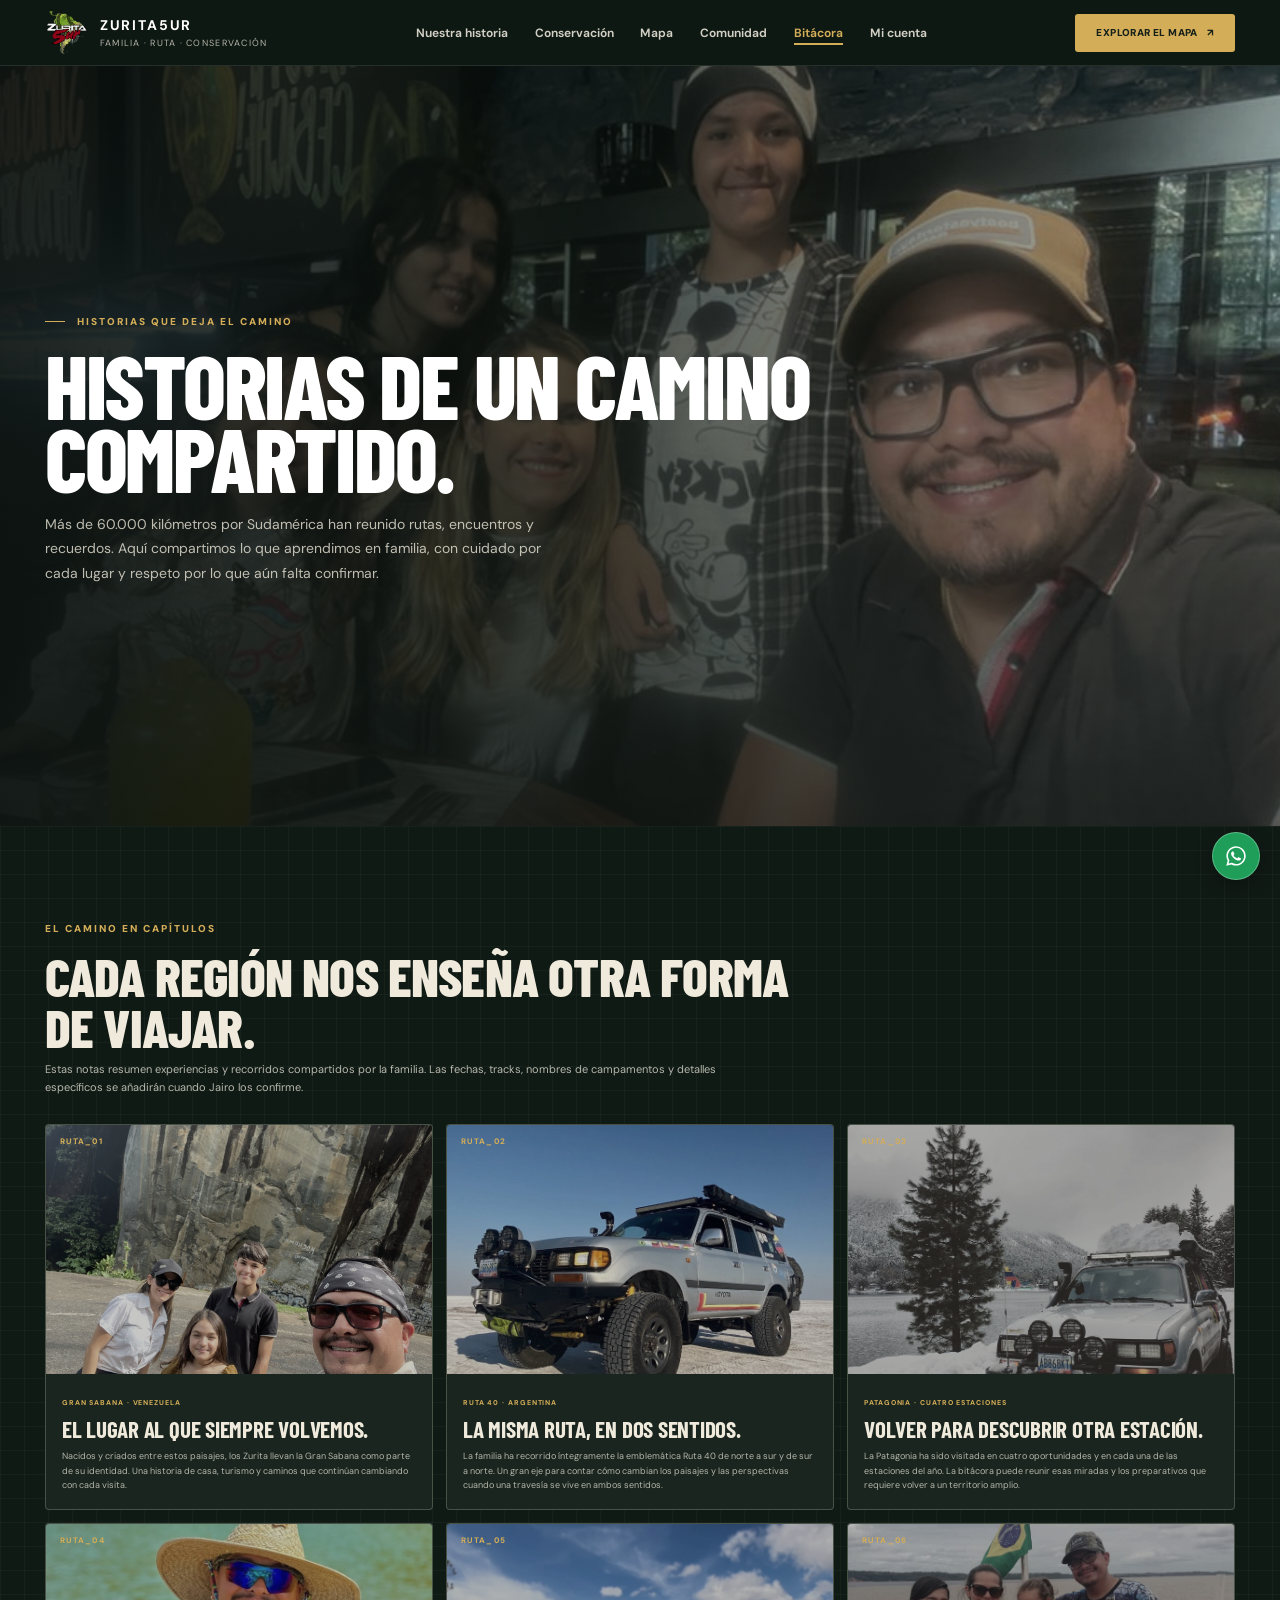
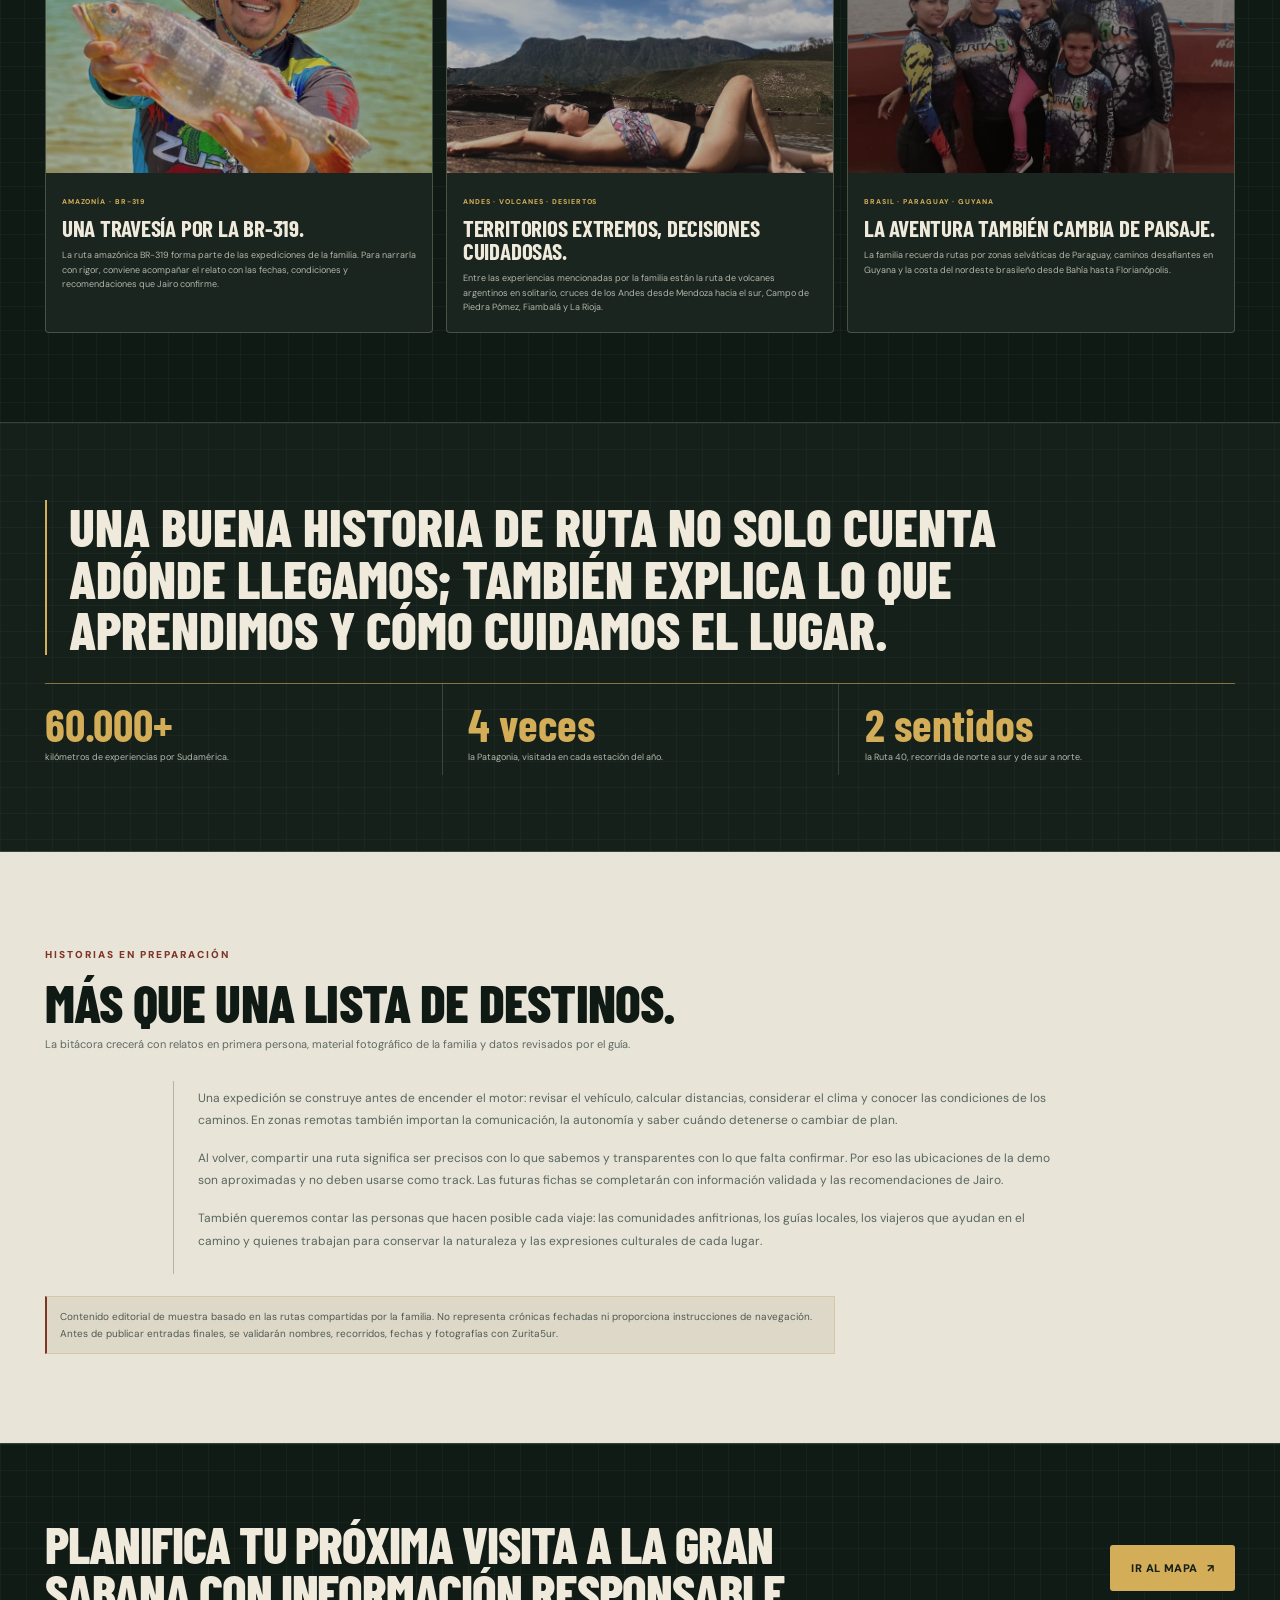
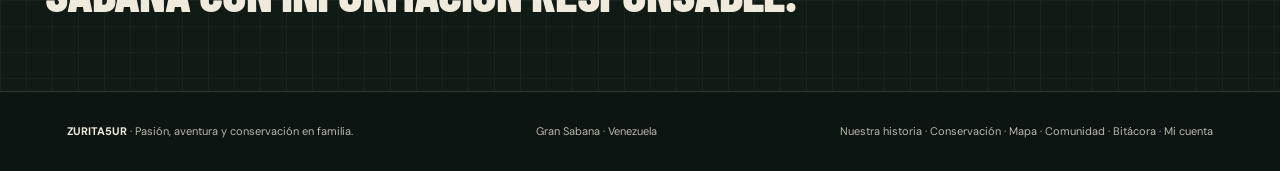
<file: bitacora.html>
<!doctype html>
<html lang="es">
<head>
  <meta charset="utf-8">
  <meta name="viewport" content="width=device-width, initial-scale=1">
  <meta name="theme-color" content="#111b16">
  <meta name="description" content="Bitácora de viajes, rutas y aprendizajes de la familia Zurita5ur por Sudamérica.">
  <title>Bitácora de ruta · Zurita5ur</title>
  <link rel="icon" href="assets/zurita-logo.png">
  <link rel="preconnect" href="https://fonts.googleapis.com">
  <link rel="preconnect" href="https://fonts.gstatic.com" crossorigin>
  <link href="https://fonts.googleapis.com/css2?family=Barlow+Condensed:wght@500;600;700;800&family=DM+Sans:wght@400;500;600;700;800&display=swap" rel="stylesheet">
  <link rel="stylesheet" href="assets/app.css">
  <link rel="stylesheet" href="assets/bitacora.css">
</head>
<body class="editorial-page journal-page">
  <header class="site-header">
    <nav class="site-nav" aria-label="Navegación principal">
      <a class="site-brand" href="index.html"><img src="assets/zurita-logo.png" alt=""><span><strong>ZURITA5UR</strong><small>Familia · ruta · conservación</small></span></a>
      <div class="site-links" id="siteLinks">
        <a href="historia.html">Nuestra historia</a>
        <a href="conservacion.html">Conservación</a>
        <a href="mapa.html">Mapa</a>
        <a href="comunidad.html">Comunidad</a>
        <a href="bitacora.html" aria-current="page">Bitácora</a>
        <a href="cuenta.html">Mi cuenta</a>
      </div>
      <a class="ui-button" href="mapa.html">Explorar el mapa <span>↗</span></a>
      <button class="nav-menu-button" id="navMenuButton" type="button" aria-label="Abrir menú" aria-controls="siteLinks" aria-expanded="false">☰</button>
    </nav>
  </header>

  <main>
    <section class="editorial-hero">
      <img src="assets/174213393100067151.jpg" alt="La familia Zurita comparte una comida durante el viaje">
      <div class="editorial-hero-content">
        <span class="page-kicker">Historias que deja el camino</span>
        <h1>Historias de un camino compartido.</h1>
        <p>Más de 60.000 kilómetros por Sudamérica han reunido rutas, encuentros y recuerdos. Aquí compartimos lo que aprendimos en familia, con cuidado por cada lugar y respeto por lo que aún falta confirmar.</p>
      </div>
    </section>

    <section class="editorial-section">
      <div class="wrap">
        <div class="editorial-section-head">
          <span class="page-kicker">El camino en capítulos</span>
          <h2>Cada región nos enseña otra forma de viajar.</h2>
          <p>Estas notas resumen experiencias y recorridos compartidos por la familia. Las fechas, tracks, nombres de campamentos y detalles específicos se añadirán cuando Jairo los confirme.</p>
        </div>
        <div class="editorial-grid">
          <article class="editorial-card"><img src="assets/174213426200025926.jpg" alt="La familia recorre un paisaje rocoso durante una excursión"><div class="editorial-card-body"><small>Gran Sabana · Venezuela</small><h3>El lugar al que siempre volvemos.</h3><p>Nacidos y criados entre estos paisajes, los Zurita llevan la Gran Sabana como parte de su identidad. Una historia de casa, turismo y caminos que continúan cambiando con cada visita.</p></div></article>
          <article class="editorial-card"><img src="assets/174213401200029344.jpg" alt="Toyota familiar sobre un terreno seco y abierto"><div class="editorial-card-body"><small>Ruta 40 · Argentina</small><h3>La misma ruta, en dos sentidos.</h3><p>La familia ha recorrido íntegramente la emblemática Ruta 40 de norte a sur y de sur a norte. Un gran eje para contar cómo cambian los paisajes y las perspectivas cuando una travesía se vive en ambos sentidos.</p></div></article>
          <article class="editorial-card"><img src="assets/174213393400093654.jpg" alt="El vehículo familiar en un paisaje nevado"><div class="editorial-card-body"><small>Patagonia · cuatro estaciones</small><h3>Volver para descubrir otra estación.</h3><p>La Patagonia ha sido visitada en cuatro oportunidades y en cada una de las estaciones del año. La bitácora puede reunir esas miradas y los preparativos que requiere volver a un territorio amplio.</p></div></article>
          <article class="editorial-card"><img src="assets/174213426000020736.jpg" alt="Jairo sostiene un pez junto al agua durante una pausa del viaje"><div class="editorial-card-body"><small>Amazonía · BR-319</small><h3>Una travesía por la BR-319.</h3><p>La ruta amazónica BR-319 forma parte de las expediciones de la familia. Para narrarla con rigor, conviene acompañar el relato con las fechas, condiciones y recomendaciones que Jairo confirme.</p></div></article>
          <article class="editorial-card"><img src="assets/174213426100090912.jpg" alt="Una viajera descansa sobre una formación rocosa durante el recorrido"><div class="editorial-card-body"><small>Andes · volcanes · desiertos</small><h3>Territorios extremos, decisiones cuidadosas.</h3><p>Entre las experiencias mencionadas por la familia están la ruta de volcanes argentinos en solitario, cruces de los Andes desde Mendoza hacia el sur, Campo de Piedra Pómez, Fiambalá y La Rioja.</p></div></article>
          <article class="editorial-card"><img src="assets/174213426200024021.jpg" alt="La familia comparte una travesía en una embarcación"><div class="editorial-card-body"><small>Brasil · Paraguay · Guyana</small><h3>La aventura también cambia de paisaje.</h3><p>La familia recuerda rutas por zonas selváticas de Paraguay, caminos desafiantes en Guyana y la costa del nordeste brasileño desde Bahía hasta Florianópolis.</p></div></article>
        </div>
      </div>
    </section>

    <section class="editorial-section dark">
      <div class="wrap">
        <p class="editorial-quote">Una buena historia de ruta no solo cuenta adónde llegamos; también explica lo que aprendimos y cómo cuidamos el lugar.</p>
        <div class="editorial-stat-grid">
          <div class="editorial-stat"><strong>60.000+</strong><span>kilómetros de experiencias por Sudamérica.</span></div>
          <div class="editorial-stat"><strong>4 veces</strong><span>la Patagonia, visitada en cada estación del año.</span></div>
          <div class="editorial-stat"><strong>2 sentidos</strong><span>la Ruta 40, recorrida de norte a sur y de sur a norte.</span></div>
        </div>
      </div>
    </section>

    <section class="editorial-section soft">
      <div class="wrap">
        <div class="editorial-section-head">
          <span class="page-kicker">Historias en preparación</span>
          <h2>Más que una lista de destinos.</h2>
          <p>La bitácora crecerá con relatos en primera persona, material fotográfico de la familia y datos revisados por el guía.</p>
        </div>
        <div class="editorial-copy">
          <p>Una expedición se construye antes de encender el motor: revisar el vehículo, calcular distancias, considerar el clima y conocer las condiciones de los caminos. En zonas remotas también importan la comunicación, la autonomía y saber cuándo detenerse o cambiar de plan.</p>
          <p>Al volver, compartir una ruta significa ser precisos con lo que sabemos y transparentes con lo que falta confirmar. Por eso las ubicaciones de la demo son aproximadas y no deben usarse como track. Las futuras fichas se completarán con información validada y las recomendaciones de Jairo.</p>
          <p>También queremos contar las personas que hacen posible cada viaje: las comunidades anfitrionas, los guías locales, los viajeros que ayudan en el camino y quienes trabajan para conservar la naturaleza y las expresiones culturales de cada lugar.</p>
        </div>
        <div class="notice" style="max-width:790px;margin-top:22px">Contenido editorial de muestra basado en las rutas compartidas por la familia. No representa crónicas fechadas ni proporciona instrucciones de navegación. Antes de publicar entradas finales, se validarán nombres, recorridos, fechas y fotografías con Zurita5ur.</div>
      </div>
    </section>

    <section class="editorial-end"><div class="wrap editorial-end-inner"><h2>Planifica tu próxima visita a la Gran Sabana con información responsable.</h2><a class="ui-button" href="mapa.html">Ir al mapa <span>↗</span></a></div></section>
  </main>

  <footer class="site-footer"><div><span><strong>ZURITA5UR</strong> · Pasión, aventura y conservación en familia.</span><span>Gran Sabana · Venezuela</span><span><a href="historia.html">Nuestra historia</a> · <a href="conservacion.html">Conservación</a> · <a href="mapa.html">Mapa</a> · <a href="comunidad.html">Comunidad</a> · <a href="bitacora.html">Bitácora</a> · <a href="cuenta.html">Mi cuenta</a></span></div></footer>
  <nav class="mobile-route-dock" aria-label="Navegación rápida">
    <a class="mobile-dock-item" href="index.html"><span class="mobile-dock-icon" aria-hidden="true"><svg viewBox="0 0 24 24"><path d="m3 10 9-7 9 7M5 9v11h14V9M9 20v-6h6v6"/></svg></span><span>Inicio</span></a>
    <a class="mobile-dock-item mobile-dock-community" href="comunidad.html" aria-label="Abrir la comunidad"><span class="mobile-dock-icon" aria-hidden="true"><svg viewBox="0 0 24 24"><circle cx="9" cy="8" r="3"/><path d="M3 20v-1a6 6 0 0 1 12 0v1M16 5.5a3 3 0 0 1 0 5.5M18 14a5 5 0 0 1 3 4.5V20"/></svg></span><span>Comunidad</span></a>
    <a class="mobile-dock-item mobile-dock-map" href="mapa.html?startDemoRoute=1" aria-label="Abrir el mapa e iniciar el recorrido de demostración"><span class="mobile-dock-map-icon" aria-hidden="true"><svg viewBox="0 0 24 24"><path d="m3 6 6-2 6 2 6-2v14l-6 2-6-2-6 2V6Z"/><path d="M9 4v14M15 6v14"/></svg></span><span>Mapa</span></a>
    <a class="mobile-dock-item mobile-dock-account" href="cuenta.html"><span class="mobile-dock-icon" aria-hidden="true"><svg viewBox="0 0 24 24"><circle cx="12" cy="8" r="3.5"/><path d="M5 20v-1a7 7 0 0 1 14 0v1"/></svg></span><span>Mi cuenta</span></a>
    <a class="mobile-dock-item mobile-dock-whatsapp" href="https://wa.me/584125580049?text=Hola%20Jairo%2C%20estoy%20leyendo%20la%20bit%C3%A1cora%20de%20Zurita5ur." target="_blank" rel="noopener" aria-label="Escribir a Jairo por WhatsApp"><span class="mobile-dock-icon" aria-hidden="true"><img src="assets/whatsapp.svg" alt=""></span><span>WhatsApp</span></a>
  </nav>
  <a class="wa-float" href="https://wa.me/584125580049?text=Hola%20Jairo%2C%20estoy%20leyendo%20la%20bit%C3%A1cora%20de%20Zurita5ur." target="_blank" rel="noopener" aria-label="Escribir a Jairo por WhatsApp"><img src="assets/whatsapp.svg" alt=""></a>
  <script>
    const header = document.querySelector(".site-header");
    const updateHeader = () => header.classList.toggle("scrolled",window.scrollY > 12);
    updateHeader();
    window.addEventListener("scroll",updateHeader,{passive:true});
    document.getElementById("navMenuButton").addEventListener("click",event => {
      const open = document.getElementById("siteLinks").classList.toggle("open");
      event.currentTarget.setAttribute("aria-expanded",String(open));
      event.currentTarget.setAttribute("aria-label",open ? "Cerrar menú" : "Abrir menú");
      event.currentTarget.textContent = open ? "×" : "☰";
    });
    document.querySelectorAll("#siteLinks a").forEach(link => link.addEventListener("click",() => {
      document.getElementById("siteLinks").classList.remove("open");
      const button = document.getElementById("navMenuButton");
      button.setAttribute("aria-expanded","false");
      button.setAttribute("aria-label","Abrir menú");
      button.textContent = "☰";
    }));
  </script>
</body>
</html>
</file>
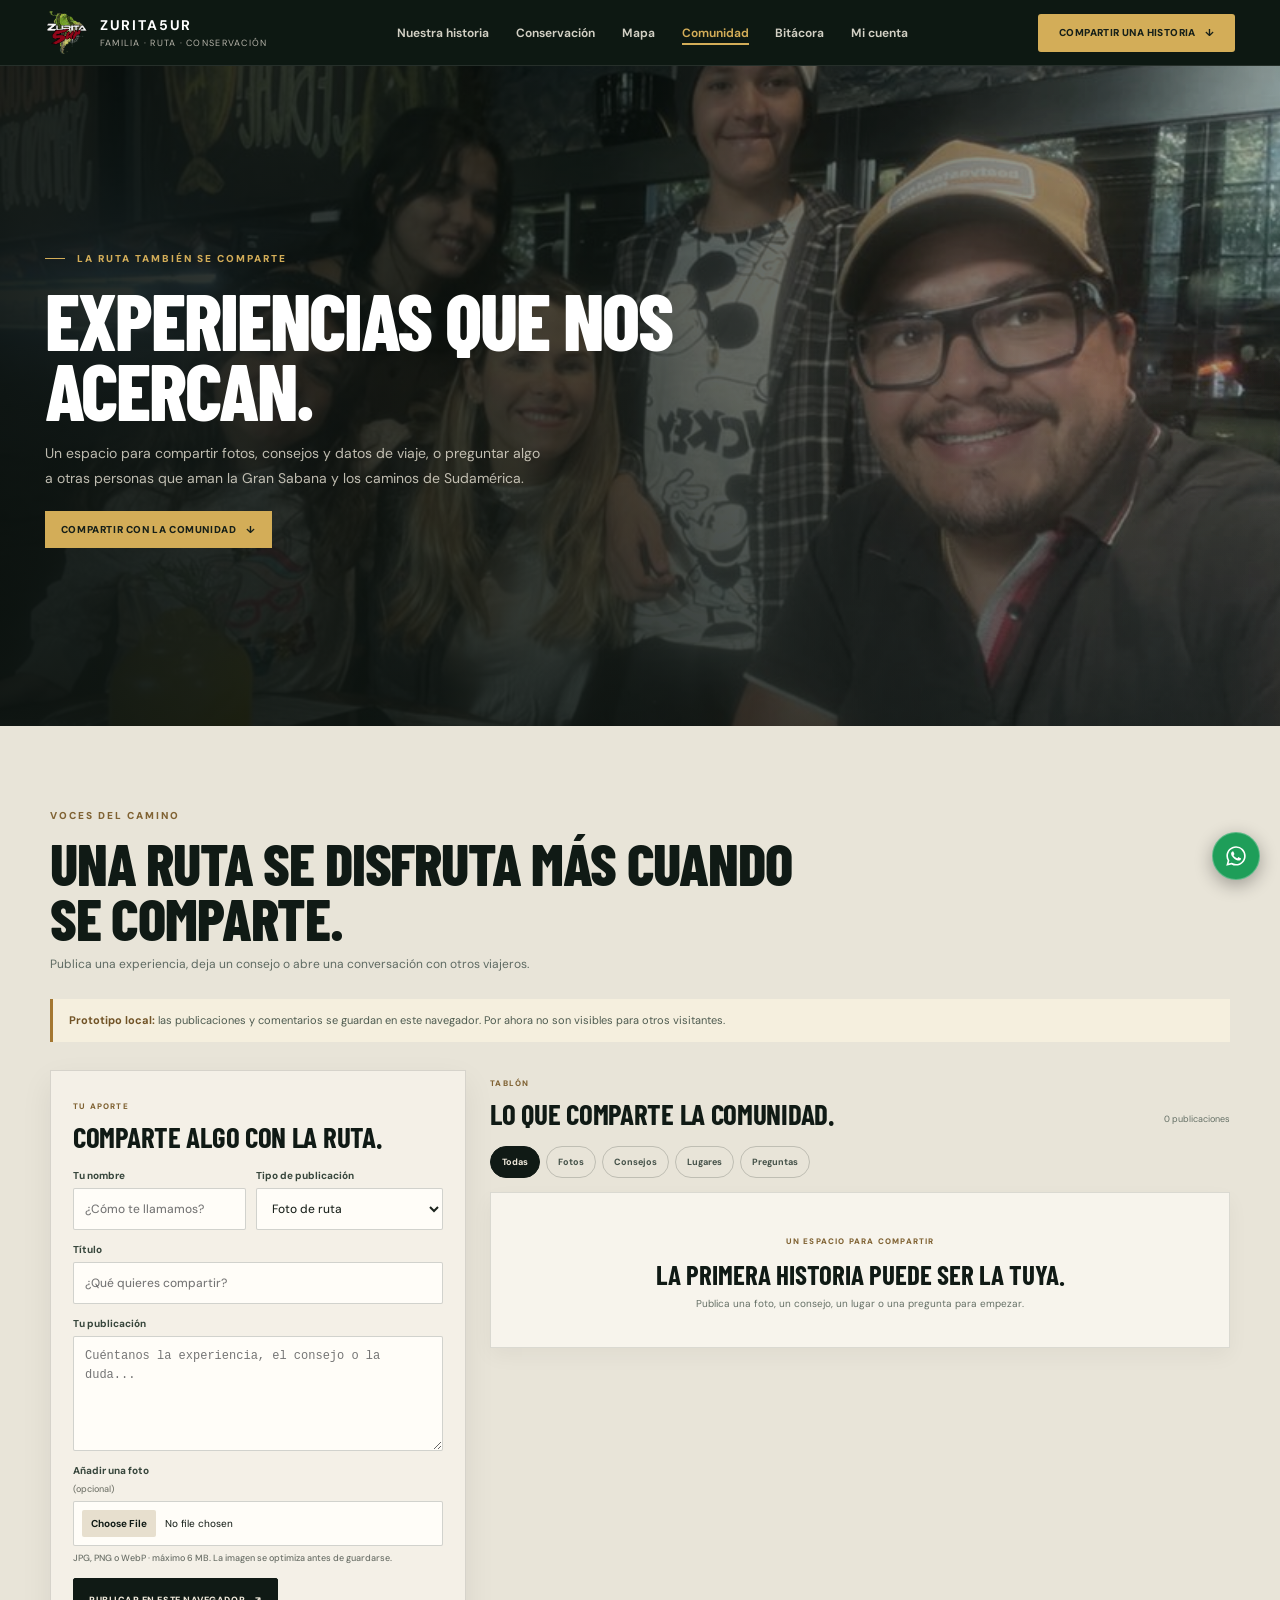
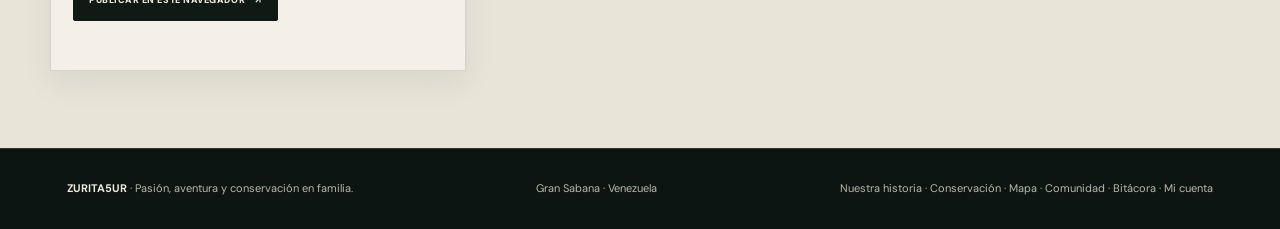
<file: comunidad.html>
<!doctype html>
<html lang="es">
<head>
  <meta charset="utf-8">
  <meta name="viewport" content="width=device-width, initial-scale=1">
  <meta name="theme-color" content="#111b16">
  <meta name="description" content="Comparte fotos, consejos, datos y preguntas sobre la Gran Sabana y la vida en ruta con Zurita5ur.">
  <title>Comunidad · Zurita5ur</title>
  <link rel="icon" href="assets/zurita-logo.png">
  <link rel="preconnect" href="https://fonts.googleapis.com">
  <link rel="preconnect" href="https://fonts.gstatic.com" crossorigin>
  <link href="https://fonts.googleapis.com/css2?family=Barlow+Condensed:wght@500;600;700;800&family=DM+Sans:wght@400;500;600;700;800&display=swap" rel="stylesheet">
  <link rel="stylesheet" href="assets/app.css">
  <link rel="stylesheet" href="assets/bitacora.css">
  <link rel="stylesheet" href="assets/comunidad.css">
</head>
<body class="editorial-page journal-page community-page">
  <header class="site-header">
    <nav class="site-nav" aria-label="Navegación principal">
      <a class="site-brand" href="index.html"><img src="assets/zurita-logo.png" alt=""><span><strong>ZURITA5UR</strong><small>Familia · ruta · conservación</small></span></a>
      <div class="site-links" id="siteLinks">
        <a href="historia.html">Nuestra historia</a>
        <a href="conservacion.html">Conservación</a>
        <a href="mapa.html">Mapa</a>
        <a href="comunidad.html" aria-current="page">Comunidad</a>
        <a href="bitacora.html">Bitácora</a>
        <a href="cuenta.html">Mi cuenta</a>
      </div>
      <a class="ui-button" href="#communityComposer">Compartir una historia <span aria-hidden="true">↓</span></a>
      <button class="nav-menu-button" id="navMenuButton" type="button" aria-label="Abrir menú" aria-controls="siteLinks" aria-expanded="false">☰</button>
    </nav>
  </header>

  <main>
    <section class="editorial-hero community-hero" aria-labelledby="communityTitle">
      <img src="assets/174213393100067151.jpg" alt="La familia Zurita comparte una comida durante su viaje">
      <div class="editorial-hero-content">
        <span class="page-kicker">La ruta también se comparte</span>
        <h1 id="communityTitle">Experiencias que nos acercan.</h1>
        <p>Un espacio para compartir fotos, consejos y datos de viaje, o preguntar algo a otras personas que aman la Gran Sabana y los caminos de Sudamérica.</p>
        <a class="community-hero-link" href="#communityComposer">Compartir con la comunidad <span aria-hidden="true">↓</span></a>
      </div>
    </section>

    <section class="community-board" aria-labelledby="communityBoardTitle">
      <div class="community-wrap">
        <header class="community-heading">
          <span class="page-kicker">Voces del camino</span>
          <h2 id="communityBoardTitle">Una ruta se disfruta más cuando se comparte.</h2>
          <p>Publica una experiencia, deja un consejo o abre una conversación con otros viajeros.</p>
        </header>

        <aside class="community-local-note" role="note">
          <strong>Prototipo local:</strong> las publicaciones y comentarios se guardan en este navegador. Por ahora no son visibles para otros visitantes.
        </aside>

        <div class="community-layout">
          <section class="community-composer" id="communityComposer" aria-labelledby="composerTitle">
            <span class="community-eyebrow">Tu aporte</span>
            <h3 id="composerTitle">Comparte algo con la ruta.</h3>
            <form id="communityPostForm">
              <div class="community-form-row">
                <label class="community-field">Tu nombre
                  <input name="author" type="text" maxlength="45" autocomplete="name" required placeholder="¿Cómo te llamamos?">
                </label>
                <label class="community-field">Tipo de publicación
                  <select name="type" required>
                    <option value="foto">Foto de ruta</option>
                    <option value="consejo">Consejo</option>
                    <option value="lugar">Lugar o dato</option>
                    <option value="pregunta">Pregunta</option>
                  </select>
                </label>
              </div>
              <label class="community-field">Título
                <input name="title" type="text" maxlength="100" required placeholder="¿Qué quieres compartir?">
              </label>
              <label class="community-field">Tu publicación
                <textarea name="content" rows="5" maxlength="1000" required placeholder="Cuéntanos la experiencia, el consejo o la duda..."></textarea>
              </label>
              <label class="community-field">Añadir una foto <span class="community-optional">(opcional)</span>
                <input name="photo" type="file" accept="image/jpeg,image/png,image/webp">
                <small>JPG, PNG o WebP · máximo 6 MB. La imagen se optimiza antes de guardarse.</small>
              </label>
              <button class="community-submit" type="submit">Publicar en este navegador <span aria-hidden="true">↗</span></button>
            </form>
            <p class="community-status" id="communityStatus" role="status" aria-live="polite"></p>
          </section>

          <section class="community-feed" id="communityFeed" aria-labelledby="feedTitle">
            <div class="community-feed-head">
              <div>
                <span class="community-eyebrow">Tablón</span>
                <h3 id="feedTitle">Lo que comparte la comunidad.</h3>
              </div>
              <span class="community-count" id="communityCount">0 publicaciones</span>
            </div>
            <div class="community-filters" role="group" aria-label="Filtrar publicaciones">
              <button type="button" data-filter="all" aria-pressed="true">Todas</button>
              <button type="button" data-filter="foto" aria-pressed="false">Fotos</button>
              <button type="button" data-filter="consejo" aria-pressed="false">Consejos</button>
              <button type="button" data-filter="lugar" aria-pressed="false">Lugares</button>
              <button type="button" data-filter="pregunta" aria-pressed="false">Preguntas</button>
            </div>
            <div class="community-posts" id="communityPosts" aria-live="polite"></div>
          </section>
        </div>
      </div>
    </section>
  </main>

  <footer class="site-footer">
    <div><span><strong>ZURITA5UR</strong> · Pasión, aventura y conservación en familia.</span><span>Gran Sabana · Venezuela</span><span><a href="historia.html">Nuestra historia</a> · <a href="conservacion.html">Conservación</a> · <a href="mapa.html">Mapa</a> · <a href="comunidad.html">Comunidad</a> · <a href="bitacora.html">Bitácora</a> · <a href="cuenta.html">Mi cuenta</a></span></div>
  </footer>
  <a class="wa-float" href="https://wa.me/584125580049?text=Hola%20Jairo%2C%20quiero%20compartir%20una%20experiencia%20o%20pregunta%20en%20la%20comunidad%20Zurita5ur." target="_blank" rel="noopener" aria-label="Escribir a Jairo por WhatsApp"><img src="assets/whatsapp.svg" alt=""></a>

  <nav class="mobile-route-dock" aria-label="Navegación rápida">
    <a class="mobile-dock-item" href="index.html"><span class="mobile-dock-icon" aria-hidden="true"><svg viewBox="0 0 24 24"><path d="m3 10 9-7 9 7M5 9v11h14V9M9 20v-6h6v6"/></svg></span><span>Inicio</span></a>
    <a class="mobile-dock-item mobile-dock-community" href="comunidad.html" aria-current="page"><span class="mobile-dock-icon" aria-hidden="true"><svg viewBox="0 0 24 24"><circle cx="9" cy="8" r="3"/><path d="M3 20v-1a6 6 0 0 1 12 0v1M16 5.5a3 3 0 0 1 0 5.5M18 14a5 5 0 0 1 3 4.5V20"/></svg></span><span>Comunidad</span></a>
    <a class="mobile-dock-item mobile-dock-map" href="mapa.html?startDemoRoute=1" aria-label="Abrir el mapa e iniciar el recorrido de demostración"><span class="mobile-dock-map-icon" aria-hidden="true"><svg viewBox="0 0 24 24"><path d="m3 6 6-2 6 2 6-2v14l-6 2-6-2-6 2V6Z"/><path d="M9 4v14M15 6v14"/></svg></span><span>Mapa</span></a>
    <a class="mobile-dock-item mobile-dock-account" href="cuenta.html"><span class="mobile-dock-icon" aria-hidden="true"><svg viewBox="0 0 24 24"><circle cx="12" cy="8" r="3.5"/><path d="M5 20v-1a7 7 0 0 1 14 0v1"/></svg></span><span>Mi cuenta</span></a>
    <a class="mobile-dock-item mobile-dock-whatsapp" href="https://wa.me/584125580049?text=Hola%20Jairo%2C%20quiero%20compartir%20una%20experiencia%20o%20pregunta%20en%20la%20comunidad%20Zurita5ur." target="_blank" rel="noopener" aria-label="Escribir a Jairo por WhatsApp"><span class="mobile-dock-icon" aria-hidden="true"><img src="assets/whatsapp.svg" alt=""></span><span>WhatsApp</span></a>
  </nav>

  <script>
    const STORE_KEY = "zurita5ur_community_v1";
    const TYPE_LABELS = {
      foto: "Foto de ruta",
      consejo: "Consejo",
      lugar: "Lugar o dato",
      pregunta: "Pregunta"
    };
    const postForm = document.getElementById("communityPostForm");
    const postsElement = document.getElementById("communityPosts");
    const statusElement = document.getElementById("communityStatus");
    const countElement = document.getElementById("communityCount");
    const filters = [...document.querySelectorAll(".community-filters button")];
    let activeFilter = "all";
    let posts = [];
    let storageReady = true;

    function showStatus(message, isError = false) {
      statusElement.textContent = message;
      statusElement.classList.toggle("is-error",isError);
    }

    function escapeHTML(value) {
      return String(value ?? "").replace(/[&<>"']/g,character => ({
        "&": "&amp;",
        "<": "&lt;",
        ">": "&gt;",
        '"': "&quot;",
        "'": "&#39;"
      })[character]);
    }

    function loadPosts() {
      const saved = localStorage.getItem(STORE_KEY);
      if (!saved) return [];
      const parsed = JSON.parse(saved);
      if (!Array.isArray(parsed)) throw new Error("Los datos guardados de Comunidad no tienen un formato válido.");
      return parsed;
    }

    function savePosts(nextPosts) {
      try {
        localStorage.setItem(STORE_KEY,JSON.stringify(nextPosts));
      } catch (error) {
        if (error instanceof DOMException && error.name === "QuotaExceededError") {
          throw new Error("El navegador se quedó sin espacio para guardar. Prueba con una foto más liviana.");
        }
        if (error instanceof DOMException && error.name === "SecurityError") {
          throw new Error("El navegador bloqueó el almacenamiento local. Revisa sus permisos e inténtalo de nuevo.");
        }
        throw error;
      }
    }

    function formatDate(value) {
      const date = new Date(value);
      if (Number.isNaN(date.getTime())) return "Fecha no disponible";
      return new Intl.DateTimeFormat("es-VE",{dateStyle:"medium",timeStyle:"short"}).format(date);
    }

    function escapeImage(value) {
      return typeof value === "string" && /^data:image\/jpeg;base64,[A-Za-z0-9+/=]+$/.test(value) ? value : "";
    }

    function renderPosts() {
      const visiblePosts = posts.filter(post => activeFilter === "all" || post.type === activeFilter);
      countElement.textContent = `${posts.length} ${posts.length === 1 ? "publicación" : "publicaciones"}`;
      if (!visiblePosts.length) {
        postsElement.innerHTML = `<div class="community-empty"><span>UN ESPACIO PARA COMPARTIR</span><h3>${posts.length ? "Aún no hay publicaciones en este tema." : "La primera historia puede ser la tuya."}</h3><p>${posts.length ? "Prueba otra categoría o comparte algo nuevo." : "Publica una foto, un consejo, un lugar o una pregunta para empezar."}</p></div>`;
        return;
      }

      postsElement.innerHTML = visiblePosts.map(post => {
        const type = Object.prototype.hasOwnProperty.call(TYPE_LABELS,post.type) ? post.type : "consejo";
        const comments = Array.isArray(post.comments) ? post.comments : [];
        const photo = escapeImage(post.photo);
        const commentMarkup = comments.map(comment => `<article class="community-comment"><div><strong>${escapeHTML(comment.author)}</strong><time>${escapeHTML(formatDate(comment.createdAt))}</time></div><p>${escapeHTML(comment.content)}</p></article>`).join("");
        return `<article class="community-post">
          <div class="community-post-meta"><span class="community-tag ${type}">${TYPE_LABELS[type]}</span><time>${escapeHTML(formatDate(post.createdAt))}</time></div>
          <h4>${escapeHTML(post.title)}</h4>
          <p class="community-post-content">${escapeHTML(post.content).replace(/\n/g,"<br>")}</p>
          ${photo ? `<img class="community-post-photo" src="${photo}" alt="Foto compartida: ${escapeHTML(post.title)}">` : ""}
          <details class="community-comments">
            <summary>${comments.length} ${comments.length === 1 ? "comentario" : "comentarios"} · Responder</summary>
            <div class="community-comment-list">${commentMarkup || `<p class="community-no-comments">Todavía no hay comentarios. Puedes iniciar la conversación.</p>`}</div>
            <form class="community-comment-form" data-post-id="${escapeHTML(post.id)}">
              <label class="community-field">Tu nombre<input name="author" type="text" maxlength="45" required placeholder="Tu nombre"></label>
              <label class="community-field">Tu comentario<textarea name="content" rows="2" maxlength="500" required placeholder="Escribe una respuesta o pregunta..."></textarea></label>
              <button class="community-comment-submit" type="submit">Comentar</button>
            </form>
          </details>
        </article>`;
      }).join("");
    }

    function createId() {
      return `${Date.now().toString(36)}-${Math.random().toString(36).slice(2,10)}`;
    }

    async function prepareImage(file) {
      if (!["image/jpeg","image/png","image/webp"].includes(file.type)) {
        throw new Error("Elige una imagen JPG, PNG o WebP.");
      }
      if (file.size > 6 * 1024 * 1024) throw new Error("La foto debe pesar menos de 6 MB.");
      const source = URL.createObjectURL(file);
      try {
        const image = new Image();
        await new Promise((resolve,reject) => {
          image.onload = resolve;
          image.onerror = () => reject(new Error("No se pudo abrir esa imagen. Prueba con otra foto."));
          image.src = source;
        });
        const scale = Math.min(1,1280 / Math.max(image.naturalWidth,image.naturalHeight));
        const canvas = document.createElement("canvas");
        canvas.width = Math.max(1,Math.round(image.naturalWidth * scale));
        canvas.height = Math.max(1,Math.round(image.naturalHeight * scale));
        const context = canvas.getContext("2d");
        if (!context) throw new Error("El navegador no pudo preparar la imagen.");
        context.fillStyle = "#ffffff";
        context.fillRect(0,0,canvas.width,canvas.height);
        context.drawImage(image,0,0,canvas.width,canvas.height);
        return canvas.toDataURL("image/jpeg",.78);
      } finally {
        URL.revokeObjectURL(source);
      }
    }

    function handleStorageError(error) {
      if (!(error instanceof Error)) throw error;
      showStatus(error.message || "No se pudo guardar el contenido en este navegador.",true);
    }

    try {
      posts = loadPosts();
      renderPosts();
    } catch (error) {
      storageReady = false;
      postForm.querySelectorAll("input,select,textarea,button").forEach(control => { control.disabled = true; });
      handleStorageError(error);
    }

    filters.forEach(button => button.addEventListener("click",() => {
      activeFilter = button.dataset.filter;
      filters.forEach(filter => filter.setAttribute("aria-pressed",String(filter === button)));
      renderPosts();
    }));

    postForm.addEventListener("submit",async event => {
      event.preventDefault();
      if (!storageReady) return;
      const data = new FormData(postForm);
      const file = data.get("photo");
      try {
        const photo = file instanceof File && file.size ? await prepareImage(file) : "";
        const post = {
          id: createId(),
          author: String(data.get("author")).trim(),
          type: String(data.get("type")),
          title: String(data.get("title")).trim(),
          content: String(data.get("content")).trim(),
          photo,
          createdAt: new Date().toISOString(),
          comments: []
        };
        const nextPosts = [post,...posts];
        savePosts(nextPosts);
        posts = nextPosts;
        postForm.reset();
        activeFilter = "all";
        filters.forEach(filter => filter.setAttribute("aria-pressed",String(filter.dataset.filter === "all")));
        renderPosts();
        showStatus("Tu publicación quedó guardada en este navegador.");
      } catch (error) {
        handleStorageError(error);
      }
    });

    postsElement.addEventListener("submit",event => {
      const form = event.target;
      if (!(form instanceof HTMLFormElement) || !form.matches(".community-comment-form")) return;
      event.preventDefault();
      if (!storageReady) return;
      const post = posts.find(item => item.id === form.dataset.postId);
      if (!post) {
        showStatus("No se encontró esa publicación. Actualiza la página e inténtalo de nuevo.",true);
        return;
      }
      const data = new FormData(form);
      const comment = {
        id: createId(),
        author: String(data.get("author")).trim(),
        content: String(data.get("content")).trim(),
        createdAt: new Date().toISOString()
      };
      const nextPosts = posts.map(item => item.id === post.id ? {...item,comments:[...(Array.isArray(item.comments) ? item.comments : []),comment]} : item);
      try {
        savePosts(nextPosts);
        posts = nextPosts;
        renderPosts();
        showStatus("Tu comentario quedó guardado en este navegador.");
      } catch (error) {
        handleStorageError(error);
      }
    });

    const menuButton = document.getElementById("navMenuButton");
    const siteLinks = document.getElementById("siteLinks");
    menuButton.addEventListener("click",() => {
      const expanded = menuButton.getAttribute("aria-expanded") === "true";
      menuButton.setAttribute("aria-expanded",String(!expanded));
      menuButton.setAttribute("aria-label",expanded ? "Abrir menú" : "Cerrar menú");
      siteLinks.classList.toggle("open",!expanded);
    });
  </script>
</body>
</html>
</file>
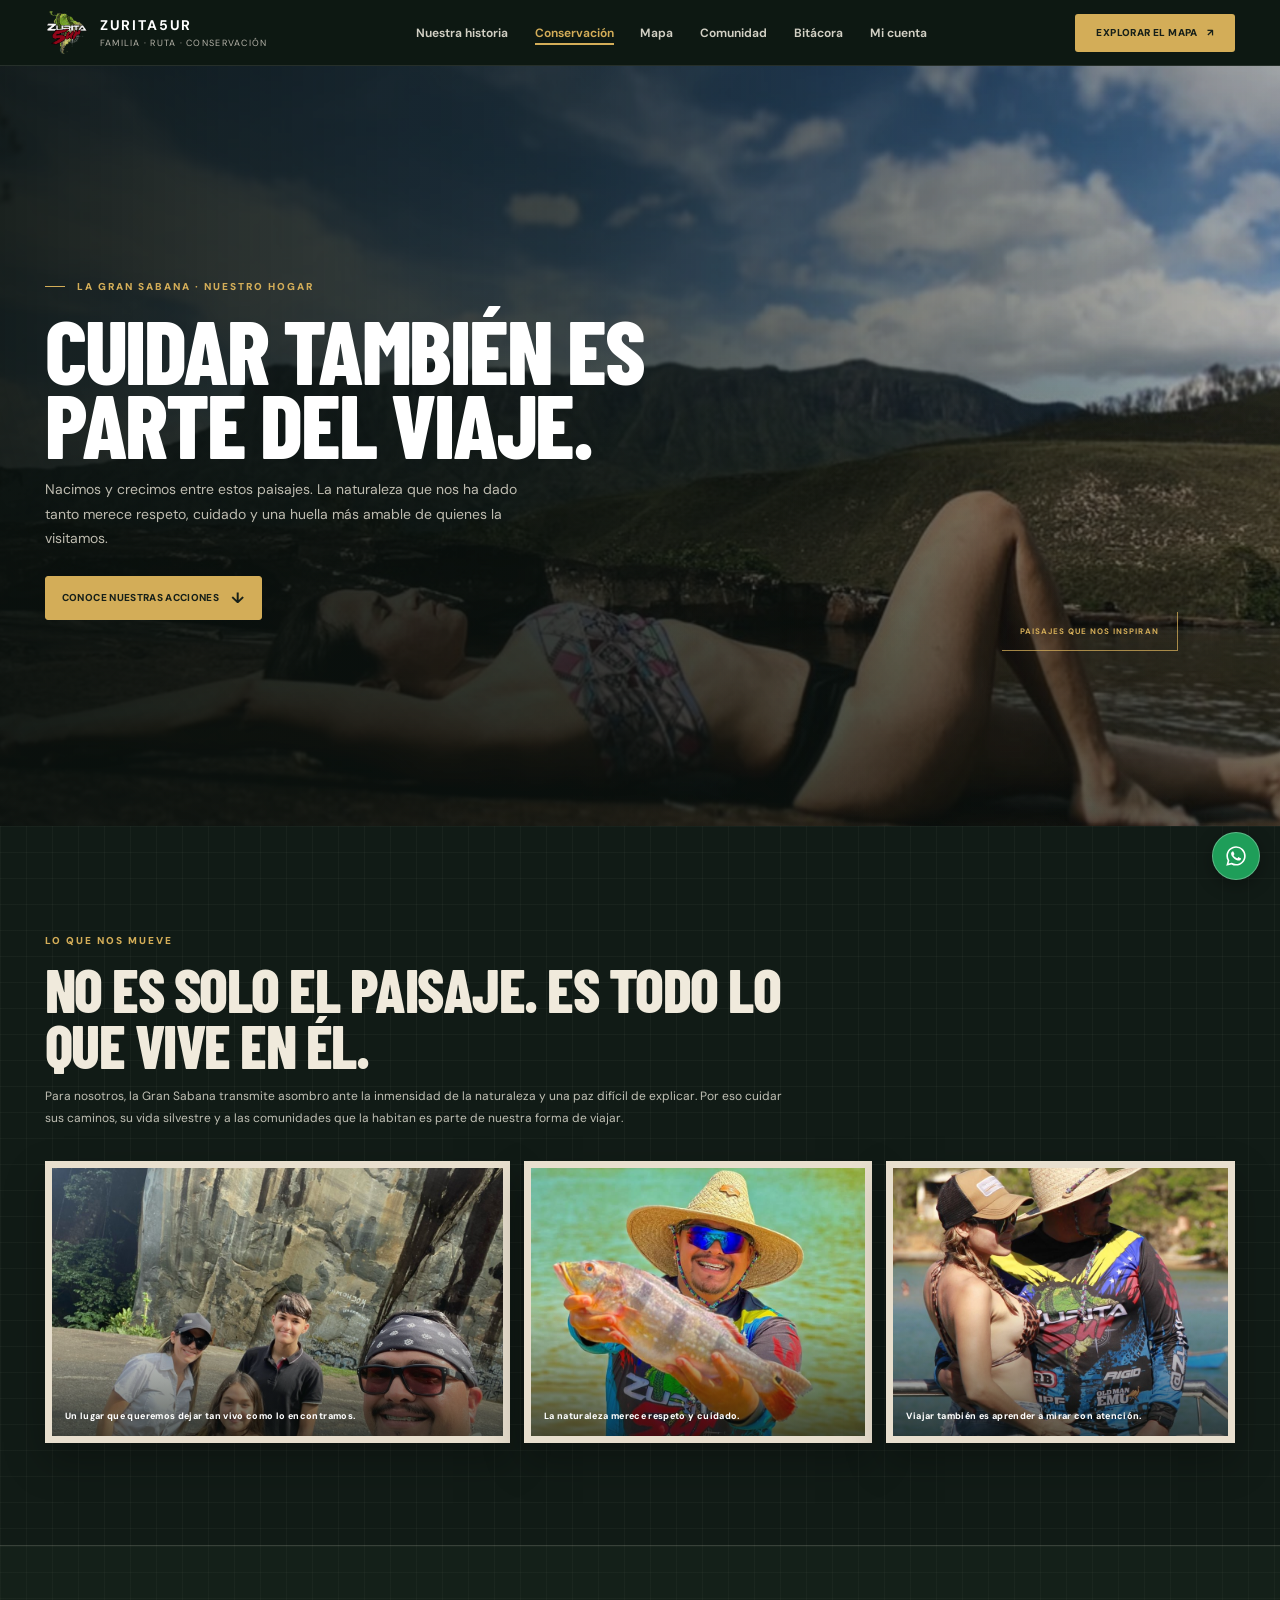
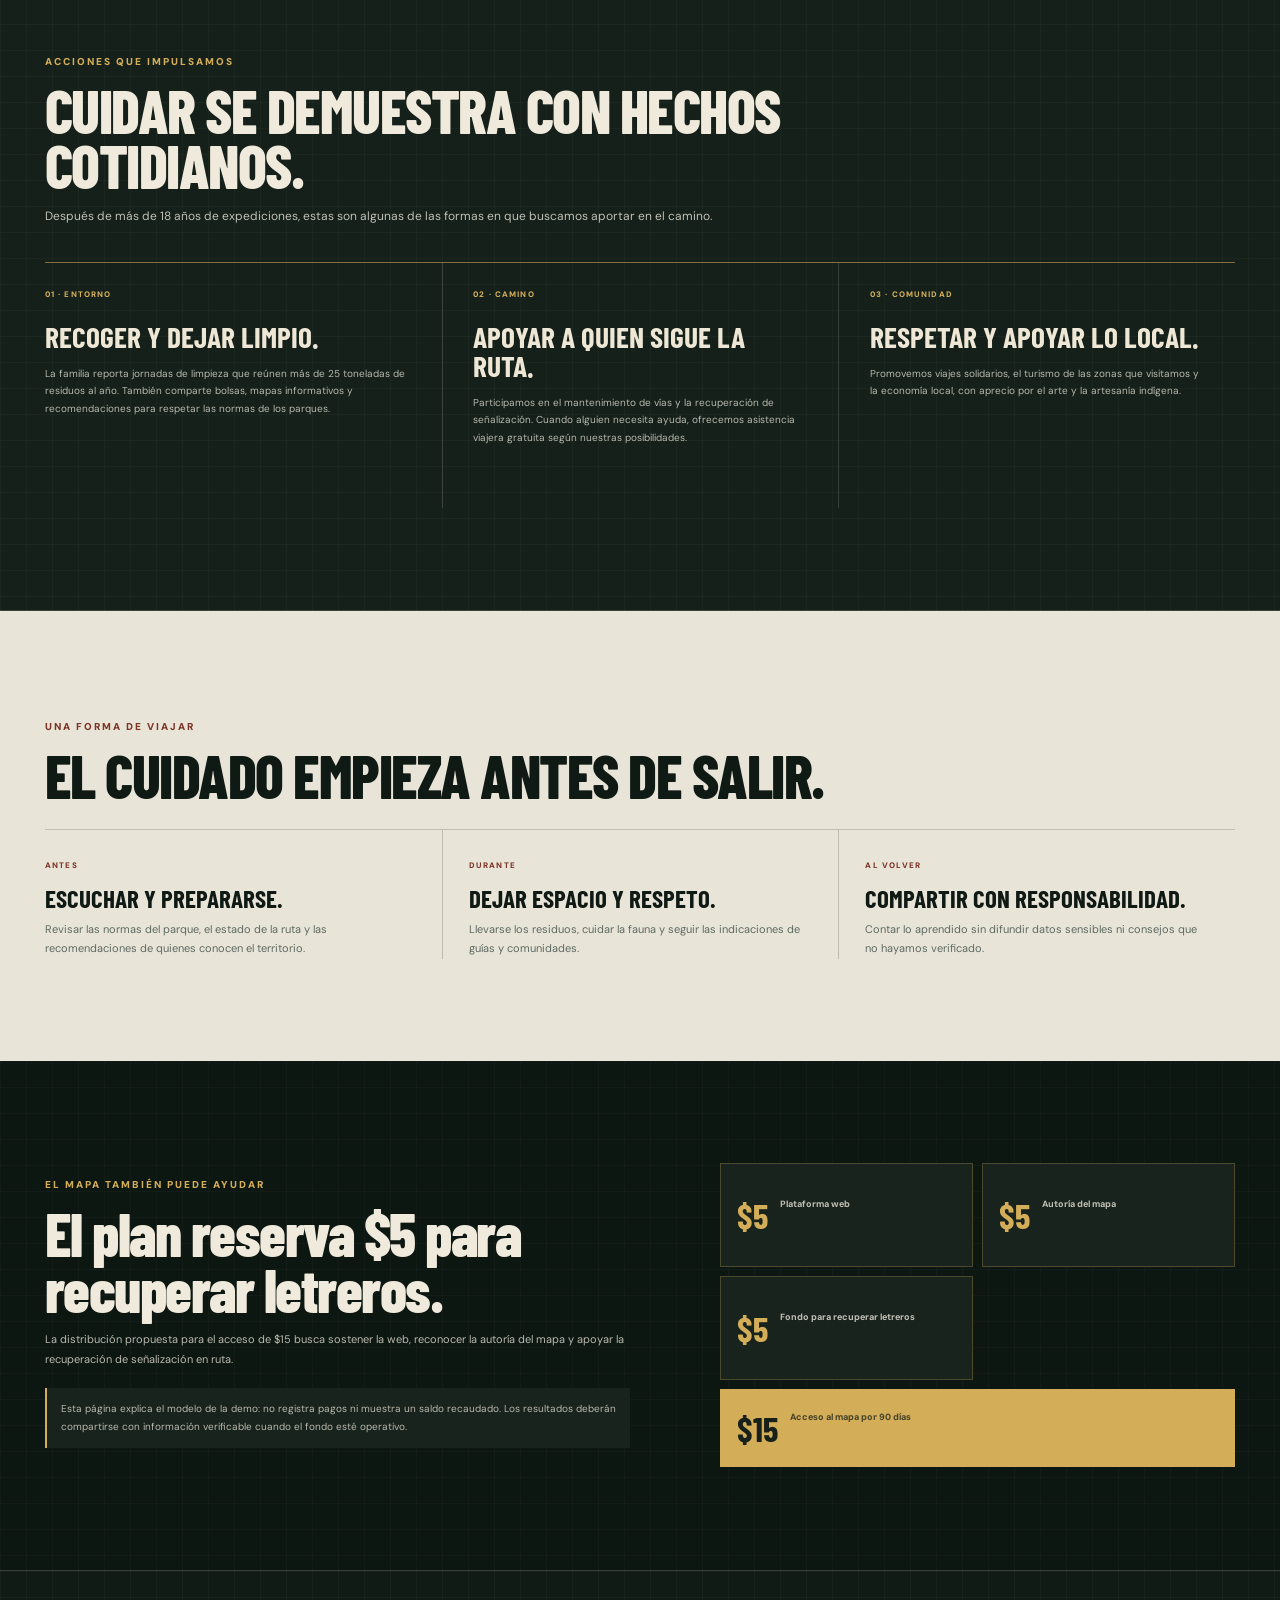
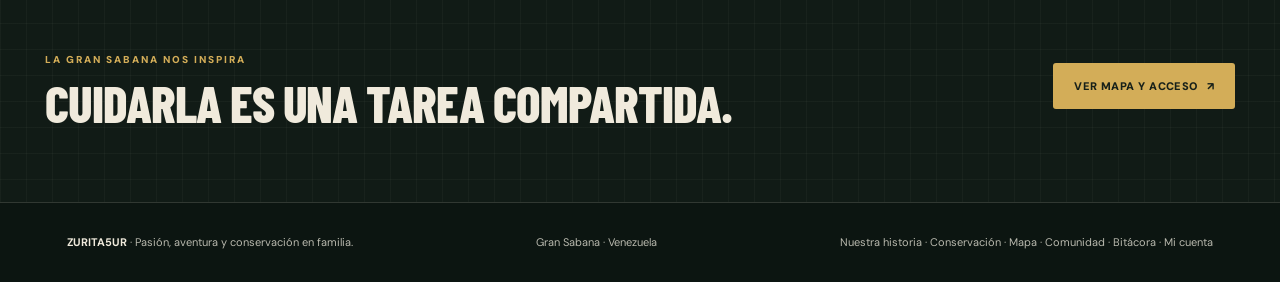
<file: conservacion.html>
<!doctype html>
<html lang="es">
<head>
  <meta charset="utf-8">
  <meta name="viewport" content="width=device-width, initial-scale=1">
  <meta name="theme-color" content="#111b16">
  <meta name="description" content="Conoce el compromiso de Zurita5ur con la conservación, las comunidades y el cuidado de las rutas.">
  <title>Conservación y comunidad · Zurita5ur</title>
  <link rel="icon" href="assets/zurita-logo.png">
  <link rel="preconnect" href="https://fonts.googleapis.com">
  <link rel="preconnect" href="https://fonts.gstatic.com" crossorigin>
  <link href="https://fonts.googleapis.com/css2?family=Barlow+Condensed:wght@500;600;700;800&family=DM+Sans:wght@400;500;600;700;800&display=swap" rel="stylesheet">
  <link rel="stylesheet" href="assets/app.css">
  <link rel="stylesheet" href="assets/conservacion.css">
</head>
<body class="editorial-page conservation-page">
  <header class="site-header">
    <nav class="site-nav" aria-label="Navegación principal">
      <a class="site-brand" href="index.html"><img src="assets/zurita-logo.png" alt=""><span><strong>ZURITA5UR</strong><small>Familia · ruta · conservación</small></span></a>
      <div class="site-links" id="siteLinks">
        <a href="historia.html">Nuestra historia</a>
        <a href="conservacion.html" aria-current="page">Conservación</a>
        <a href="mapa.html">Mapa</a>
        <a href="comunidad.html">Comunidad</a>
        <a href="bitacora.html">Bitácora</a>
        <a href="cuenta.html">Mi cuenta</a>
      </div>
      <a class="ui-button" href="mapa.html">Explorar el mapa <span>↗</span></a>
      <button class="nav-menu-button" id="navMenuButton" type="button" aria-label="Abrir menú" aria-controls="siteLinks" aria-expanded="false">☰</button>
    </nav>
  </header>

  <main>
    <section class="editorial-hero conservation-hero" aria-labelledby="conservationTitle">
      <img src="assets/174213426100090912.jpg" alt="Una viajera descansa sobre una formación rocosa durante el recorrido">
      <div class="editorial-hero-content">
        <span class="page-kicker">La Gran Sabana · nuestro hogar</span>
        <h1 id="conservationTitle">Cuidar también es parte del viaje.</h1>
        <p>Nacimos y crecimos entre estos paisajes. La naturaleza que nos ha dado tanto merece respeto, cuidado y una huella más amable de quienes la visitamos.</p>
        <a class="conservation-hero-link" href="#acciones">Conoce nuestras acciones <span aria-hidden="true">↓</span></a>
      </div>
      <span class="conservation-hero-caption">Paisajes que nos inspiran</span>
    </section>

    <section class="conservation-why" aria-labelledby="whyCareTitle">
      <div class="conservation-content-wrap">
        <header class="conservation-heading">
          <span class="page-kicker">Lo que nos mueve</span>
          <h2 id="whyCareTitle">No es solo el paisaje. Es todo lo que vive en él.</h2>
          <p>Para nosotros, la Gran Sabana transmite asombro ante la inmensidad de la naturaleza y una paz difícil de explicar. Por eso cuidar sus caminos, su vida silvestre y a las comunidades que la habitan es parte de nuestra forma de viajar.</p>
        </header>
        <div class="conservation-photo-row">
          <figure class="conservation-photo conservation-photo-feature">
            <img src="assets/174213426200025926.jpg" alt="La familia recorre un paisaje rocoso durante una excursión" loading="lazy">
            <figcaption>Un lugar que queremos dejar tan vivo como lo encontramos.</figcaption>
          </figure>
          <figure class="conservation-photo">
            <img src="assets/174213426000020736.jpg" alt="Un viajero sostiene un pez durante una jornada de pesca" loading="lazy">
            <figcaption>La naturaleza merece respeto y cuidado.</figcaption>
          </figure>
          <figure class="conservation-photo">
            <img src="assets/174213426300059782.jpg" alt="Una pareja comparte un momento al aire libre durante el viaje" loading="lazy">
            <figcaption>Viajar también es aprender a mirar con atención.</figcaption>
          </figure>
        </div>
      </div>
    </section>

    <section class="conservation-actions" id="acciones" aria-labelledby="actionsTitle">
      <div class="conservation-content-wrap">
        <header class="conservation-heading">
          <span class="page-kicker">Acciones que impulsamos</span>
          <h2 id="actionsTitle">Cuidar se demuestra con hechos cotidianos.</h2>
          <p>Después de más de 18 años de expediciones, estas son algunas de las formas en que buscamos aportar en el camino.</p>
        </header>
        <div class="conservation-action-grid">
          <article class="conservation-action">
            <span class="conservation-action-number">01 · ENTORNO</span>
            <h3>Recoger y dejar limpio.</h3>
            <p>La familia reporta jornadas de limpieza que reúnen más de 25 toneladas de residuos al año. También comparte bolsas, mapas informativos y recomendaciones para respetar las normas de los parques.</p>
          </article>
          <article class="conservation-action">
            <span class="conservation-action-number">02 · CAMINO</span>
            <h3>Apoyar a quien sigue la ruta.</h3>
            <p>Participamos en el mantenimiento de vías y la recuperación de señalización. Cuando alguien necesita ayuda, ofrecemos asistencia viajera gratuita según nuestras posibilidades.</p>
          </article>
          <article class="conservation-action">
            <span class="conservation-action-number">03 · COMUNIDAD</span>
            <h3>Respetar y apoyar lo local.</h3>
            <p>Promovemos viajes solidarios, el turismo de las zonas que visitamos y la economía local, con aprecio por el arte y la artesanía indígena.</p>
          </article>
        </div>
      </div>
    </section>

    <section class="conservation-practice" aria-labelledby="practiceTitle">
      <div class="conservation-content-wrap">
        <header class="conservation-heading">
          <span class="page-kicker">Una forma de viajar</span>
          <h2 id="practiceTitle">El cuidado empieza antes de salir.</h2>
        </header>
        <div class="conservation-practice-grid">
          <article><span>ANTES</span><h3>Escuchar y prepararse.</h3><p>Revisar las normas del parque, el estado de la ruta y las recomendaciones de quienes conocen el territorio.</p></article>
          <article><span>DURANTE</span><h3>Dejar espacio y respeto.</h3><p>Llevarse los residuos, cuidar la fauna y seguir las indicaciones de guías y comunidades.</p></article>
          <article><span>AL VOLVER</span><h3>Compartir con responsabilidad.</h3><p>Contar lo aprendido sin difundir datos sensibles ni consejos que no hayamos verificado.</p></article>
        </div>
      </div>
    </section>

    <section class="conservation-fund" id="aporte" aria-labelledby="fundTitle">
      <div class="conservation-content-wrap conservation-fund-grid">
        <div class="conservation-fund-copy">
          <span class="page-kicker">El mapa también puede ayudar</span>
          <h2 id="fundTitle">El plan reserva $5 para recuperar letreros.</h2>
          <p>La distribución propuesta para el acceso de $15 busca sostener la web, reconocer la autoría del mapa y apoyar la recuperación de señalización en ruta.</p>
          <p class="conservation-fund-note">Esta página explica el modelo de la demo: no registra pagos ni muestra un saldo recaudado. Los resultados deberán compartirse con información verificable cuando el fondo esté operativo.</p>
        </div>
        <ol class="conservation-fund-split" aria-label="Distribución propuesta de los 15 dólares">
          <li><strong>$5</strong><span>Plataforma web</span></li>
          <li><strong>$5</strong><span>Autoría del mapa</span></li>
          <li><strong>$5</strong><span>Fondo para recuperar letreros</span></li>
          <li class="conservation-fund-total"><strong>$15</strong><span>Acceso al mapa por 90 días</span></li>
        </ol>
      </div>
    </section>

    <section class="conservation-end">
      <div class="conservation-content-wrap conservation-end-inner">
        <div>
          <span class="page-kicker">La Gran Sabana nos inspira</span>
          <h2>Cuidarla es una tarea compartida.</h2>
        </div>
        <a class="ui-button" href="mapa.html">Ver mapa y acceso <span>↗</span></a>
      </div>
    </section>
  </main>

  <footer class="site-footer"><div><span><strong>ZURITA5UR</strong> · Pasión, aventura y conservación en familia.</span><span>Gran Sabana · Venezuela</span><span><a href="historia.html">Nuestra historia</a> · <a href="conservacion.html">Conservación</a> · <a href="mapa.html">Mapa</a> · <a href="comunidad.html">Comunidad</a> · <a href="bitacora.html">Bitácora</a> · <a href="cuenta.html">Mi cuenta</a></span></div></footer>
  <nav class="mobile-route-dock" aria-label="Navegación rápida">
    <a class="mobile-dock-item" href="index.html"><span class="mobile-dock-icon" aria-hidden="true"><svg viewBox="0 0 24 24"><path d="m3 10 9-7 9 7M5 9v11h14V9M9 20v-6h6v6"/></svg></span><span>Inicio</span></a>
    <a class="mobile-dock-item mobile-dock-community" href="comunidad.html" aria-label="Abrir la comunidad"><span class="mobile-dock-icon" aria-hidden="true"><svg viewBox="0 0 24 24"><circle cx="9" cy="8" r="3"/><path d="M3 20v-1a6 6 0 0 1 12 0v1M16 5.5a3 3 0 0 1 0 5.5M18 14a5 5 0 0 1 3 4.5V20"/></svg></span><span>Comunidad</span></a>
    <a class="mobile-dock-item mobile-dock-map" href="mapa.html?startDemoRoute=1" aria-label="Abrir el mapa e iniciar el recorrido de demostración"><span class="mobile-dock-map-icon" aria-hidden="true"><svg viewBox="0 0 24 24"><path d="m3 6 6-2 6 2 6-2v14l-6 2-6-2-6 2V6Z"/><path d="M9 4v14M15 6v14"/></svg></span><span>Mapa</span></a>
    <a class="mobile-dock-item mobile-dock-account" href="cuenta.html"><span class="mobile-dock-icon" aria-hidden="true"><svg viewBox="0 0 24 24"><circle cx="12" cy="8" r="3.5"/><path d="M5 20v-1a7 7 0 0 1 14 0v1"/></svg></span><span>Mi cuenta</span></a>
    <a class="mobile-dock-item mobile-dock-whatsapp" href="https://wa.me/584125580049?text=Hola%20Jairo%2C%20quiero%20conocer%20m%C3%A1s%20sobre%20las%20acciones%20de%20conservaci%C3%B3n%20de%20Zurita5ur." target="_blank" rel="noopener" aria-label="Escribir a Jairo por WhatsApp"><span class="mobile-dock-icon" aria-hidden="true"><img src="assets/whatsapp.svg" alt=""></span><span>WhatsApp</span></a>
  </nav>
  <a class="wa-float" href="https://wa.me/584125580049?text=Hola%20Jairo%2C%20quiero%20conocer%20m%C3%A1s%20sobre%20las%20acciones%20de%20conservaci%C3%B3n%20de%20Zurita5ur." target="_blank" rel="noopener" aria-label="Escribir a Jairo por WhatsApp"><img src="assets/whatsapp.svg" alt=""></a>
  <script>
    const header = document.querySelector(".site-header");
    const updateHeader = () => header.classList.toggle("scrolled",window.scrollY > 12);
    updateHeader();
    window.addEventListener("scroll",updateHeader,{passive:true});
    document.getElementById("navMenuButton").addEventListener("click",event => {
      const open = document.getElementById("siteLinks").classList.toggle("open");
      event.currentTarget.setAttribute("aria-expanded",String(open));
      event.currentTarget.setAttribute("aria-label",open ? "Cerrar menú" : "Abrir menú");
      event.currentTarget.textContent = open ? "×" : "☰";
    });
    document.querySelectorAll("#siteLinks a").forEach(link => link.addEventListener("click",() => {
      document.getElementById("siteLinks").classList.remove("open");
      const button = document.getElementById("navMenuButton");
      button.setAttribute("aria-expanded","false");
      button.setAttribute("aria-label","Abrir menú");
      button.textContent = "☰";
    }));
  </script>
</body>
</html>
</file>
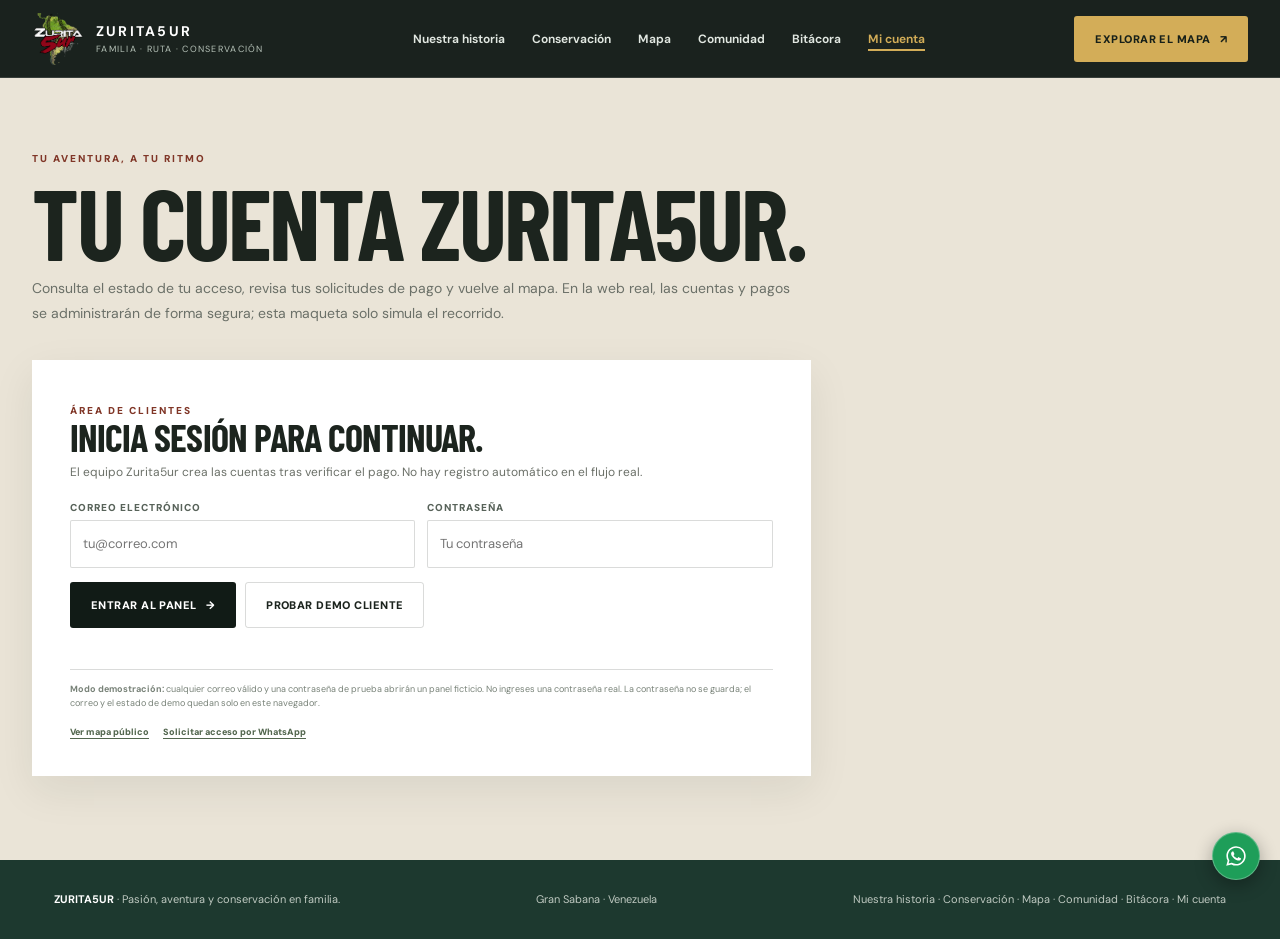
<file: cuenta.html>
<!doctype html>
<html lang="es">
<head>
  <meta charset="utf-8">
  <meta name="viewport" content="width=device-width, initial-scale=1">
  <meta name="theme-color" content="#111b16">
  <meta name="description" content="Accede a tu membresía del mapa de la Gran Sabana de Zurita5ur.">
  <title>Mi cuenta · Zurita5ur</title>
  <link rel="icon" href="assets/zurita-logo.png">
  <link rel="preconnect" href="https://fonts.googleapis.com">
  <link rel="preconnect" href="https://fonts.gstatic.com" crossorigin>
  <link href="https://fonts.googleapis.com/css2?family=Barlow+Condensed:wght@500;600;700;800&family=DM+Sans:wght@400;500;600;700;800&display=swap" rel="stylesheet">
  <link rel="stylesheet" href="assets/app.css">
</head>
<body class="account-page">
  <header class="site-header">
    <nav class="site-nav" aria-label="Navegación principal">
      <a class="site-brand" href="index.html">
        <img src="assets/zurita-logo.png" alt="">
        <span><strong>ZURITA5UR</strong><small>Familia · ruta · conservación</small></span>
      </a>
      <div class="site-links" id="siteLinks">
        <a href="historia.html">Nuestra historia</a>
        <a href="conservacion.html">Conservación</a>
        <a href="mapa.html">Mapa</a>
        <a href="comunidad.html">Comunidad</a>
        <a href="bitacora.html">Bitácora</a>
        <a href="cuenta.html" aria-current="page">Mi cuenta</a>
      </div>
      <a class="ui-button" href="mapa.html">Explorar el mapa <span>↗</span></a>
      <button class="nav-menu-button" id="navMenuButton" type="button" aria-label="Abrir menú" aria-controls="siteLinks" aria-expanded="false">☰</button>
    </nav>
  </header>

  <main class="account-main">
    <div class="account-intro">
      <span class="page-kicker">Tu aventura, a tu ritmo</span>
      <h1>Tu cuenta Zurita5ur.</h1>
      <p>Consulta el estado de tu acceso, revisa tus solicitudes de pago y vuelve al mapa. En la web real, las cuentas y pagos se administrarán de forma segura; esta maqueta solo simula el recorrido.</p>
    </div>

    <section class="account-layout">
      <div class="account-card login-view" id="loginView">
        <span class="page-kicker">Área de clientes</span>
        <h2>Inicia sesión para continuar.</h2>
        <p>El equipo Zurita5ur crea las cuentas tras verificar el pago. No hay registro automático en el flujo real.</p>
        <form id="loginForm">
          <div class="login-fields">
            <div class="field"><label for="email">CORREO ELECTRÓNICO</label><input id="email" name="email" type="email" placeholder="tu@correo.com" autocomplete="email" required></div>
            <div class="field"><label for="password">CONTRASEÑA</label><input id="password" name="password" type="password" placeholder="Tu contraseña" autocomplete="current-password" required></div>
          </div>
          <div class="login-actions">
            <button class="ui-button dark" type="submit">Entrar al panel <span>→</span></button>
            <button class="ui-button outline" type="button" id="sampleLogin">Probar demo cliente</button>
          </div>
          <p class="field-message" id="loginMessage" aria-live="polite"></p>
        </form>
        <div class="demo-disclaimer"><strong>Modo demostración:</strong> cualquier correo válido y una contraseña de prueba abrirán un panel ficticio. No ingreses una contraseña real. La contraseña no se guarda; el correo y el estado de demo quedan solo en este navegador.</div>
        <div class="account-access-links"><a href="mapa.html">Ver mapa público</a><a href="https://wa.me/584125580049?text=Hola%20Jairo%2C%20quiero%20informaci%C3%B3n%20sobre%20el%20acceso%20al%20mapa%20de%20la%20Gran%20Sabana." target="_blank" rel="noopener">Solicitar acceso por WhatsApp</a></div>
      </div>

      <div class="dashboard" id="dashboard">
        <div class="dashboard-main">
          <section class="account-card">
            <div class="dashboard-header">
              <div><span class="page-kicker">Hola, <span id="memberName">viajero</span></span><h2 style="margin-top:7px">Tu espacio de expedición.</h2><p id="memberEmail"></p></div>
              <span class="member-badge" id="memberBadge">Acceso activo</span>
            </div>
            <div class="membership-card" style="margin-top:18px">
              <small>MEMBRESÍA MAPA GRAN SABANA · DEMO</small>
              <h3 id="memberHeading">Tu ruta sigue abierta.</h3>
              <p id="memberSummary">Consulta el mapa y prepara tu próxima aventura.</p>
              <div class="membership-meta">
                <div><b id="daysLeft">90</b><span>días restantes</span></div>
                <div><b id="expiryDate">—</b><span>fecha de vencimiento</span></div>
                <div><b>$15</b><span>aporte total</span></div>
              </div>
              <div class="membership-progress">
                <div class="membership-progress-label"><span>Tiempo de acceso restante</span><strong id="progressLabel">90 de 90 días</strong></div>
                <div class="membership-progress-track" id="membershipProgress" role="progressbar" aria-label="Tiempo de acceso restante" aria-valuemin="0" aria-valuemax="90" aria-valuenow="90"><div class="membership-progress-fill" id="membershipProgressFill"></div></div>
              </div>
            </div>
            <div class="dashboard-actions" style="margin-top:14px">
              <a class="ui-button dark" id="openMemberMap" href="mapa.html">Abrir mapa <span>↗</span></a>
              <button class="ui-button outline" type="button" id="showPaymentForm">Reportar un pago</button>
              <button class="ui-button outline" type="button" id="simulateExpiry">Simular vencimiento</button>
              <button class="ui-button outline" type="button" id="logout">Cerrar sesión</button>
            </div>
          </section>

          <section class="account-card">
            <div class="dashboard-header"><div><span class="page-kicker">Historial de pagos</span><h2 style="margin-top:7px">Tus movimientos.</h2></div><span style="color:#788278;font-size:9px">USD · demo</span></div>
            <p>Las solicitudes se verifican manualmente antes de activar o renovar una membresía.</p>
            <div id="paymentHistory"></div>
            <form class="payment-form" id="paymentForm">
              <div class="field"><label for="paymentMethod">MEDIO DE PAGO</label><select id="paymentMethod" required><option value="">Selecciona un medio</option><option>Pago móvil</option><option>USDT</option><option>Otro</option></select></div>
              <div class="field"><label for="paymentReference">REFERENCIA O NOTA</label><textarea id="paymentReference" maxlength="120" placeholder="Añade una referencia de prueba (no compartas datos bancarios)"></textarea></div>
              <button class="ui-button dark" type="submit">Registrar solicitud demo</button>
              <p class="demo-disclaimer" style="margin:0;padding:0;border:0">Este registro solo se guarda en tu navegador y queda como pendiente. No confirma el pago ni renueva el acceso.</p>
            </form>
          </section>
        </div>

        <aside class="account-card help-card">
          <div><span class="page-kicker">Tu membresía</span><h2 style="margin-top:7px">Todo claro, desde el inicio.</h2></div>
          <div class="help-row"><span class="help-icon">◷</span><div><strong>Acceso por 90 días</strong><span>El plazo comienza el día que el equipo activa tu cuenta después de verificar el pago.</span></div></div>
          <div class="help-row"><span class="help-icon">↗</span><div><strong>Renovar por WhatsApp</strong><span>Escríbenos para coordinar el pago y confirmar la fecha de renovación.</span></div></div>
          <div class="help-row"><span class="help-icon">5</span><div><strong>$5 para recuperar letreros</strong><span>Cada acceso contribuye al fondo de señalización de la ruta.</span></div></div>
          <a class="ui-button" id="renewWhatsApp" href="https://wa.me/584125580049?text=Hola%20Jairo%2C%20quiero%20renovar%20mi%20acceso%20al%20mapa%20de%20la%20Gran%20Sabana%20por%20%2415." target="_blank" rel="noopener">Consultar renovación <span>↗</span></a>
          <div class="notice">Panel ilustrativo. No conecta con WordPress, no procesa pagos y no almacena datos en un servidor.</div>
          <div class="account-access-links"><a href="index.html">Volver al inicio</a><a href="mapa.html">Abrir mapa</a></div>
        </aside>
      </div>
    </section>
  </main>

  <footer class="site-footer"><div><span><strong>ZURITA5UR</strong> · Pasión, aventura y conservación en familia.</span><span>Gran Sabana · Venezuela</span><span><a href="historia.html">Nuestra historia</a> · <a href="conservacion.html">Conservación</a> · <a href="mapa.html">Mapa</a> · <a href="comunidad.html">Comunidad</a> · <a href="bitacora.html">Bitácora</a> · <a href="cuenta.html">Mi cuenta</a></span></div></footer>
  <nav class="mobile-route-dock" aria-label="Navegación rápida">
    <a class="mobile-dock-item" href="index.html"><span class="mobile-dock-icon" aria-hidden="true"><svg viewBox="0 0 24 24"><path d="m3 10 9-7 9 7M5 9v11h14V9M9 20v-6h6v6"/></svg></span><span>Inicio</span></a>
    <a class="mobile-dock-item mobile-dock-community" href="comunidad.html" aria-label="Abrir la comunidad"><span class="mobile-dock-icon" aria-hidden="true"><svg viewBox="0 0 24 24"><circle cx="9" cy="8" r="3"/><path d="M3 20v-1a6 6 0 0 1 12 0v1M16 5.5a3 3 0 0 1 0 5.5M18 14a5 5 0 0 1 3 4.5V20"/></svg></span><span>Comunidad</span></a>
    <a class="mobile-dock-item mobile-dock-map" href="mapa.html?startDemoRoute=1" aria-label="Abrir el mapa e iniciar el recorrido de demostración"><span class="mobile-dock-map-icon" aria-hidden="true"><svg viewBox="0 0 24 24"><path d="m3 6 6-2 6 2 6-2v14l-6 2-6-2-6 2V6Z"/><path d="M9 4v14M15 6v14"/></svg></span><span>Mapa</span></a>
    <a class="mobile-dock-item mobile-dock-account" href="cuenta.html" aria-current="page"><span class="mobile-dock-icon" aria-hidden="true"><svg viewBox="0 0 24 24"><circle cx="12" cy="8" r="3.5"/><path d="M5 20v-1a7 7 0 0 1 14 0v1"/></svg></span><span>Mi cuenta</span></a>
    <a class="mobile-dock-item mobile-dock-whatsapp" href="https://wa.me/584125580049?text=Hola%20Jairo%2C%20necesito%20ayuda%20con%20mi%20membres%C3%ADa%20del%20mapa%20de%20la%20Gran%20Sabana." target="_blank" rel="noopener" aria-label="Escribir a Jairo por WhatsApp"><span class="mobile-dock-icon" aria-hidden="true"><img src="assets/whatsapp.svg" alt=""></span><span>WhatsApp</span></a>
  </nav>
  <a class="wa-float" href="https://wa.me/584125580049?text=Hola%20Jairo%2C%20necesito%20ayuda%20con%20mi%20membres%C3%ADa%20del%20mapa%20de%20la%20Gran%20Sabana." target="_blank" rel="noopener" aria-label="Escribir a Jairo por WhatsApp"><img src="assets/whatsapp.svg" alt=""></a>
  <div class="toast" id="toast" role="status" aria-live="polite"></div>

  <script>
    const STORE_KEY = "zurita5ur_demo_member_v1";
    const loginView = document.getElementById("loginView");
    const dashboard = document.getElementById("dashboard");
    const loginForm = document.getElementById("loginForm");
    let member = readMember();

    function readMember() {
      try {
        const value = JSON.parse(localStorage.getItem(STORE_KEY) || "null");
        if (!value || Array.isArray(value) || typeof value.email !== "string" ||
            typeof value.signedIn !== "boolean") return null;
        value.payments = Array.isArray(value.payments)
          ? value.payments.filter(payment => payment && typeof payment === "object")
          : [];
        return value;
      } catch {
        return null;
      }
    }

    function saveMember() {
      localStorage.setItem(STORE_KEY,JSON.stringify(member));
    }

    function expiryDate(days) {
      const date = new Date();
      date.setDate(date.getDate()+days);
      return date;
    }

    function remainingDays() {
      if (!member || !member.expiresAt) return 0;
      const expiry = Date.parse(member.expiresAt);
      return Number.isFinite(expiry) ? Math.max(0,Math.ceil((expiry-Date.now())/86400000)) : 0;
    }

    function showToast(message) {
      const toast = document.getElementById("toast");
      toast.textContent = message;
      toast.classList.add("show");
      window.clearTimeout(showToast.timeout);
      showToast.timeout = window.setTimeout(() => toast.classList.remove("show"),3600);
    }

    function renderHistory() {
      const container = document.getElementById("paymentHistory");
      const payments = member.payments || [];
      container.textContent = "";
      if (!payments.length) {
        const empty = document.createElement("div");
        empty.className = "empty-payments";
        empty.textContent = "Aún no tienes movimientos registrados en esta demo. Desde aquí podrás revisar pagos y solicitudes de renovación.";
        container.append(empty);
        return;
      }
      const table = document.createElement("table");
      table.className = "payment-table";
      table.innerHTML = "<thead><tr><th>Fecha</th><th>Medio</th><th>Importe</th><th>Estado</th></tr></thead><tbody></tbody>";
      const tbody = table.querySelector("tbody");
      payments.forEach(payment => {
        const row = document.createElement("tr");
        [payment.date,payment.method,`$${payment.amount}`].forEach(value => {
          const cell = document.createElement("td");
          cell.textContent = value == null ? "" : String(value);
          row.append(cell);
        });
        const statusCell = document.createElement("td");
        const status = document.createElement("span");
        status.className = `payment-status${payment.status === "Verificado" ? " paid" : ""}`;
        status.textContent = payment.status == null ? "" : String(payment.status);
        statusCell.append(status);
        row.append(statusCell);
        tbody.append(row);
      });
      container.append(table);
    }

    function renderDashboard() {
      const signedIn = !!(member && member.signedIn);
      loginView.classList.toggle("hidden",signedIn);
      dashboard.classList.toggle("visible",signedIn);
      if (!signedIn) return;
      const days = remainingDays();
      const active = !!member.active && days > 0;
      document.getElementById("memberName").textContent = (member.email.split("@")[0] || "viajero").replace(/[._-]/g," ");
      document.getElementById("memberEmail").textContent = member.email;
      document.getElementById("memberBadge").textContent = active ? "Acceso activo" : "Acceso vencido";
      document.getElementById("memberBadge").classList.toggle("expired",!active);
      document.getElementById("memberHeading").textContent = active ? "Tu ruta sigue abierta." : "Tu acceso necesita renovarse.";
      document.getElementById("memberSummary").textContent = active ? "La membresía está activa. En esta demo, las capas privadas del mapa todavía no están conectadas." : "Coordina la renovación por WhatsApp. El acceso se activa después de verificar el pago.";
      document.getElementById("daysLeft").textContent = active ? days : "0";
      const progressValue = active ? Math.min(90,days) : 0;
      document.getElementById("membershipProgressFill").style.width = `${(progressValue/90)*100}%`;
      document.getElementById("membershipProgress").setAttribute("aria-valuenow",String(progressValue));
      document.getElementById("progressLabel").textContent = `${progressValue} de 90 días`;
      const expiry = Date.parse(member.expiresAt);
      document.getElementById("expiryDate").textContent = Number.isFinite(expiry) ? new Date(expiry).toLocaleDateString("es-VE") : "—";
      document.getElementById("openMemberMap").textContent = active ? "Ver mapa de demo ↗" : "Ver vista pública ↗";
      document.getElementById("openMemberMap").href = "mapa.html";
      document.getElementById("simulateExpiry").textContent = active ? "Simular vencimiento" : "Reactivar demo 90 días";
      renderHistory();
    }

    function signIn(email) {
      const prior = readMember();
      if (prior && prior.email.toLowerCase() === email.toLowerCase()) {
        member = prior;
      } else {
        member = {
          email,
          active:true,
          signedIn:true,
          activatedAt:new Date().toISOString(),
          expiresAt:expiryDate(90).toISOString(),
          payments:[{date:new Date().toLocaleDateString("es-VE"),method:"Demo",amount:15,status:"Simulado"}]
        };
      }
      member.signedIn = true;
      saveMember();
      renderDashboard();
    }

    loginForm.addEventListener("submit",event => {
      event.preventDefault();
      const email = document.getElementById("email");
      const password = document.getElementById("password");
      const message = document.getElementById("loginMessage");
      if (!email.checkValidity() || !password.value.trim()) {
        message.classList.remove("success");
        message.textContent = "Escribe un correo válido y una contraseña para probar la demo.";
        return;
      }
      signIn(email.value.trim());
    });

    document.getElementById("sampleLogin").addEventListener("click",() => {
      document.getElementById("email").value = "viajero.demo@zurita5ur.com";
      document.getElementById("password").value = "demo-cliente";
      signIn("viajero.demo@zurita5ur.com");
    });

    document.getElementById("logout").addEventListener("click",() => {
      member.signedIn = false;
      saveMember();
      document.getElementById("paymentForm").classList.remove("open");
      renderDashboard();
    });

    document.getElementById("simulateExpiry").addEventListener("click",event => {
      if (member.active && remainingDays() > 0) {
        member.active = false;
        member.expiresAt = new Date(Date.now()-86400000).toISOString();
        event.currentTarget.textContent = "Reactivar demo 90 días";
        document.getElementById("memberBadge").textContent = "Acceso vencido";
        showToast("Se simuló el vencimiento. El mapa volverá a mostrar la vista pública.");
      } else {
        member.active = true;
        member.activatedAt = new Date().toISOString();
        member.expiresAt = expiryDate(90).toISOString();
        event.currentTarget.textContent = "Simular vencimiento";
        showToast("Membresía de demostración reactivada por 90 días.");
      }
      saveMember();
      renderDashboard();
    });

    document.getElementById("showPaymentForm").addEventListener("click",() => {
      const form = document.getElementById("paymentForm");
      form.classList.toggle("open");
      if (form.classList.contains("open")) document.getElementById("paymentMethod").focus();
    });

    document.getElementById("paymentForm").addEventListener("submit",event => {
      event.preventDefault();
      const method = document.getElementById("paymentMethod").value;
      if (!method) return;
      member.payments = member.payments || [];
      member.payments.unshift({date:new Date().toLocaleDateString("es-VE"),method,amount:15,status:"Pendiente"});
      saveMember();
      renderHistory();
      event.currentTarget.reset();
      event.currentTarget.classList.remove("open");
      showToast("Solicitud de pago registrada en este navegador. El estado permanece pendiente; no se ha procesado ningún pago.");
    });

    document.getElementById("navMenuButton").addEventListener("click",event => {
      const open = document.getElementById("siteLinks").classList.toggle("open");
      event.currentTarget.setAttribute("aria-expanded",String(open));
      event.currentTarget.setAttribute("aria-label",open ? "Cerrar menú" : "Abrir menú");
      event.currentTarget.textContent = open ? "×" : "☰";
    });
    document.querySelectorAll("#siteLinks a").forEach(link => link.addEventListener("click",() => {
      document.getElementById("siteLinks").classList.remove("open");
      const button = document.getElementById("navMenuButton");
      button.setAttribute("aria-expanded","false");
      button.setAttribute("aria-label","Abrir menú");
      button.textContent = "☰";
    }));

    const header = document.querySelector(".site-header");
    const updateHeader = () => header.classList.toggle("scrolled",window.scrollY > 12);
    updateHeader();
    window.addEventListener("scroll",updateHeader,{passive:true});
    window.setInterval(() => {
      if (member && member.signedIn) renderDashboard();
    },60000);

    renderDashboard();
  </script>
</body>
</html>
</file>
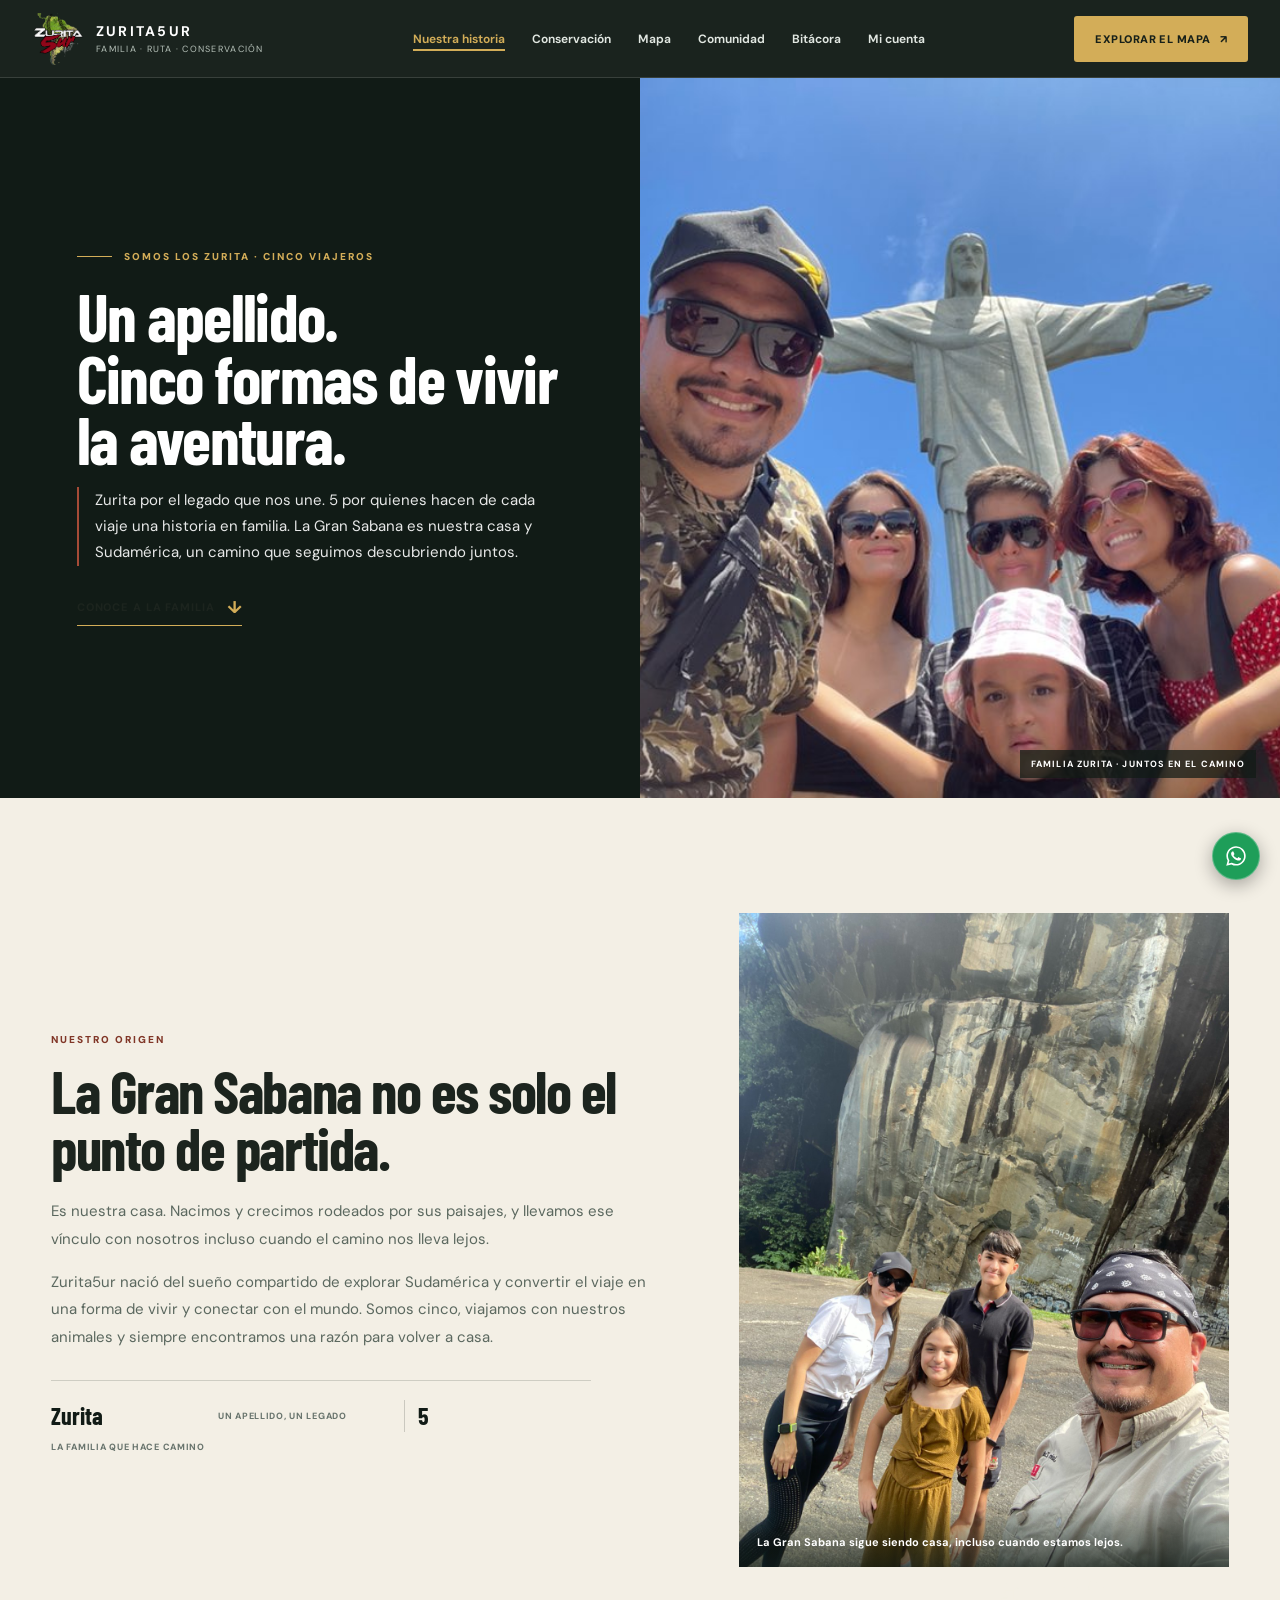
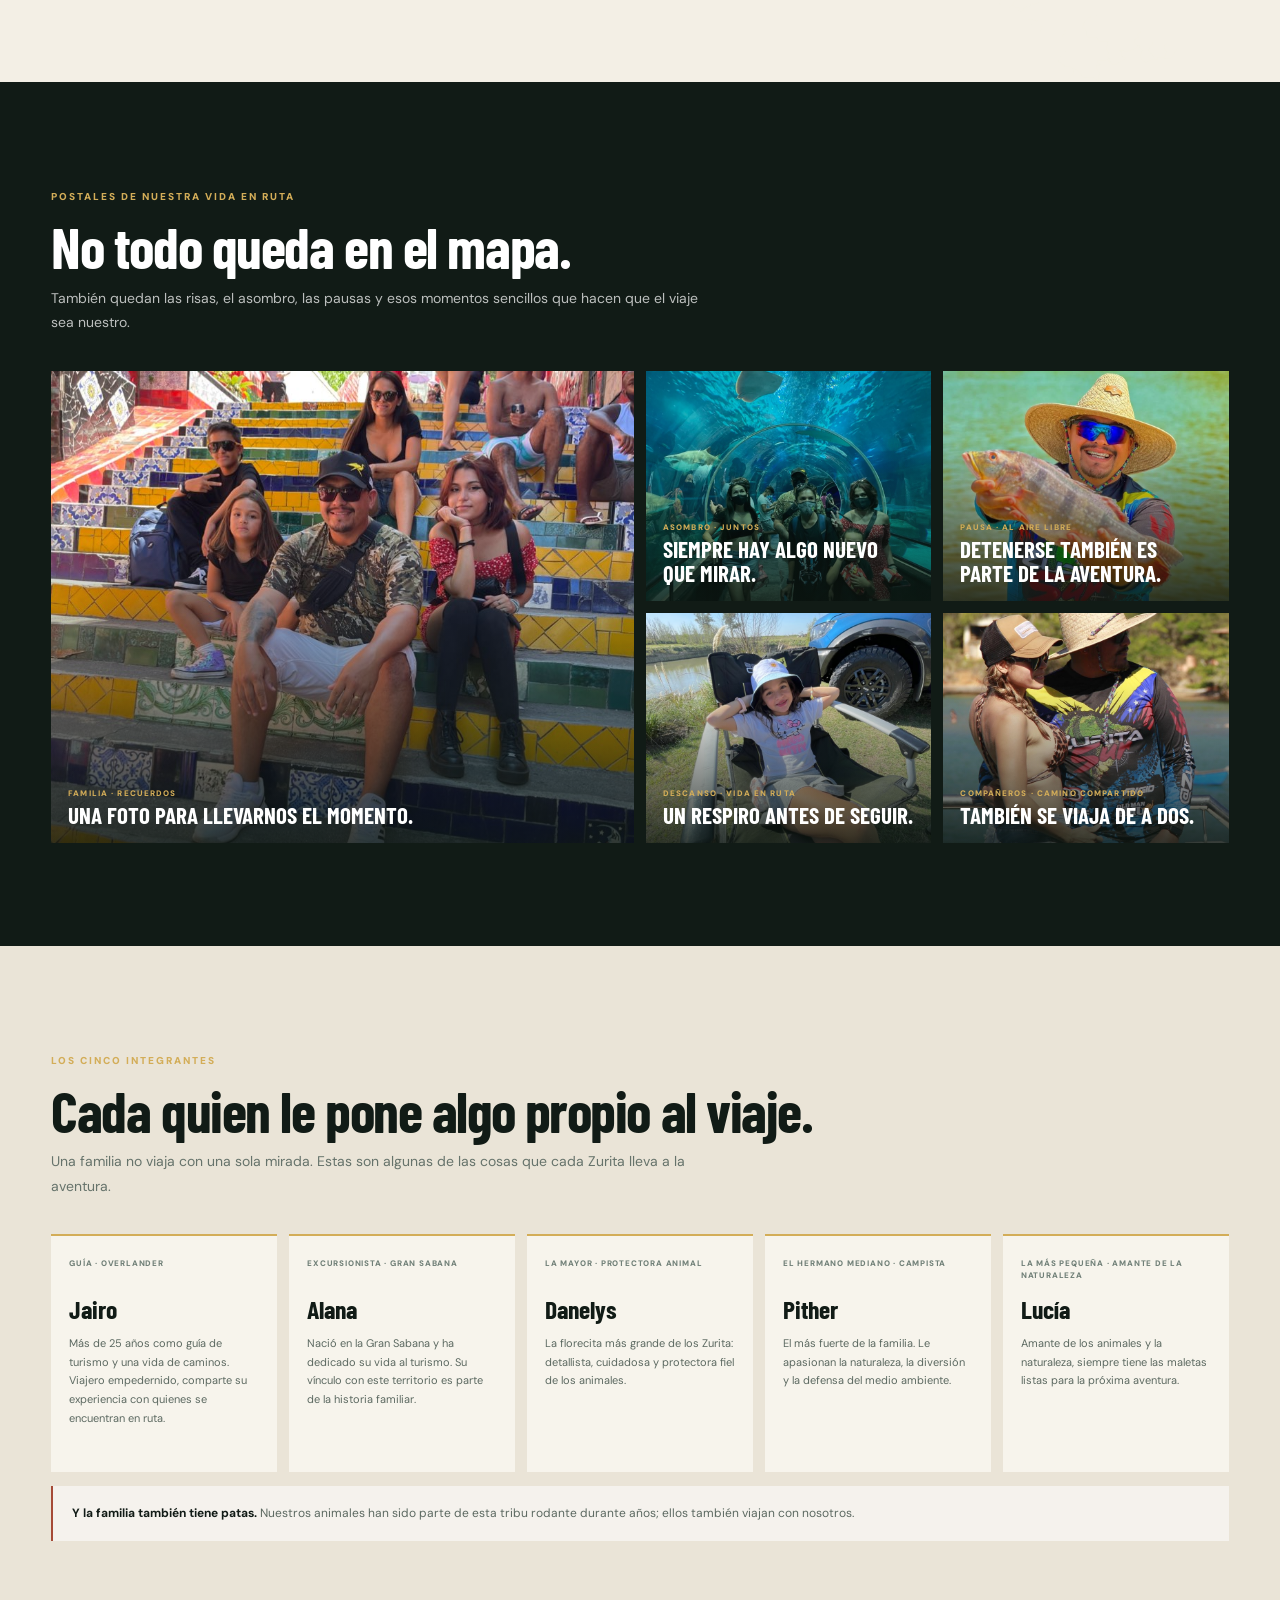
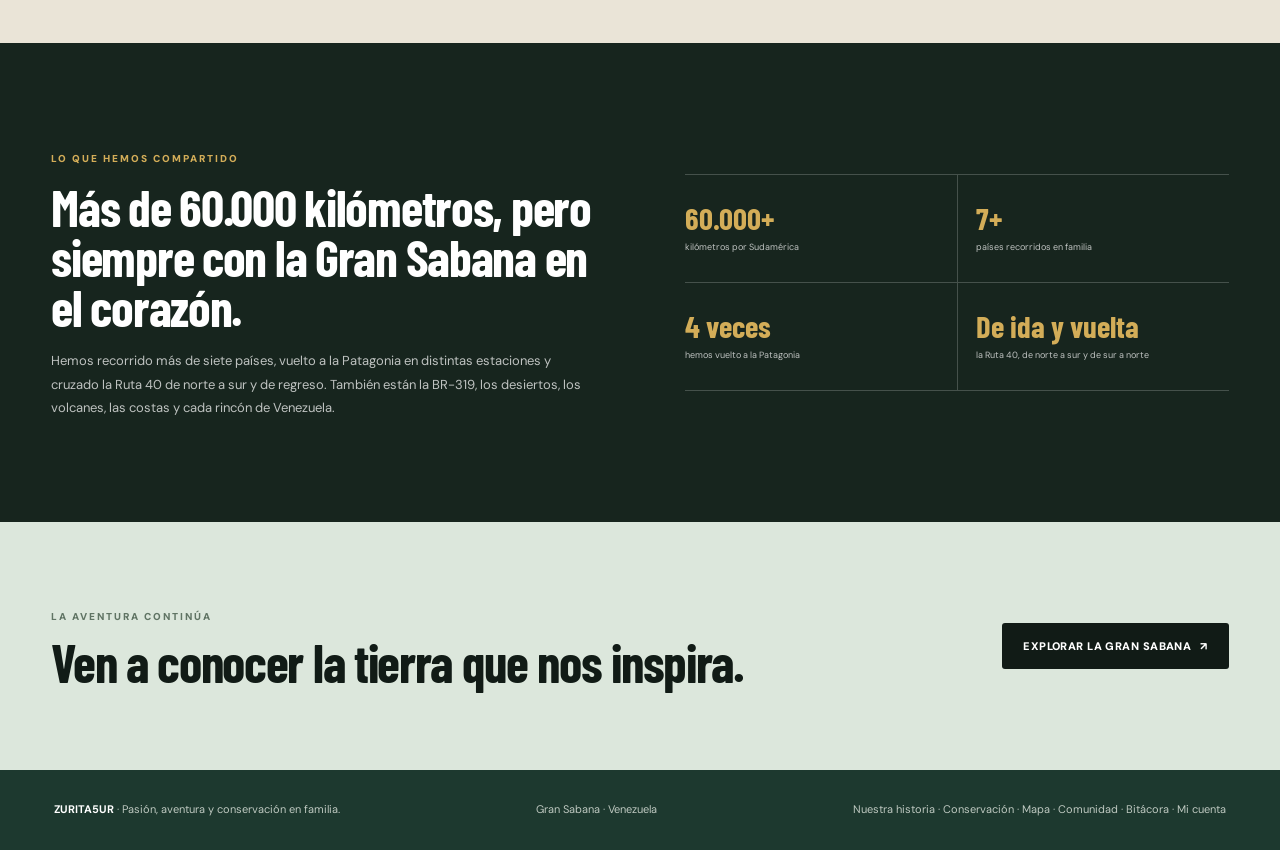
<file: historia.html>
<!doctype html>
<html lang="es">
<head>
  <meta charset="utf-8">
  <meta name="viewport" content="width=device-width, initial-scale=1">
  <meta name="theme-color" content="#111b16">
  <meta name="description" content="Conoce la historia, las rutas y la tripulación de Zurita5ur, una familia viajera de la Gran Sabana.">
  <title>Nuestra historia · Zurita5ur</title>
  <link rel="icon" href="assets/zurita-logo.png">
  <link rel="preconnect" href="https://fonts.googleapis.com">
  <link rel="preconnect" href="https://fonts.gstatic.com" crossorigin>
  <link href="https://fonts.googleapis.com/css2?family=Barlow+Condensed:wght@500;600;700;800&family=DM+Sans:wght@400;500;600;700;800&display=swap" rel="stylesheet">
  <link rel="stylesheet" href="assets/app.css">
  <link rel="stylesheet" href="assets/story.css">
</head>
<body class="editorial-page family-story-page">
  <header class="site-header">
    <nav class="site-nav" aria-label="Navegación principal">
      <a class="site-brand" href="index.html"><img src="assets/zurita-logo.png" alt=""><span><strong>ZURITA5UR</strong><small>Familia · ruta · conservación</small></span></a>
      <div class="site-links" id="siteLinks">
        <a href="historia.html" aria-current="page">Nuestra historia</a>
        <a href="conservacion.html">Conservación</a>
        <a href="mapa.html">Mapa</a>
        <a href="comunidad.html">Comunidad</a>
        <a href="bitacora.html">Bitácora</a>
        <a href="cuenta.html">Mi cuenta</a>
      </div>
      <a class="ui-button" href="mapa.html">Explorar el mapa <span>↗</span></a>
      <button class="nav-menu-button" id="navMenuButton" type="button" aria-label="Abrir menú" aria-controls="siteLinks" aria-expanded="false">☰</button>
    </nav>
  </header>

  <main>
    <section class="editorial-hero story-hero" aria-labelledby="storyTitle">
      <img src="assets/174213393300075562.jpg" alt="La familia Zurita comparte una visita a Río de Janeiro">
      <div class="editorial-hero-content">
        <span class="page-kicker">Somos los Zurita · cinco viajeros</span>
        <h1 id="storyTitle">Un apellido.<br>Cinco formas de vivir la aventura.</h1>
        <p>Zurita por el legado que nos une. 5 por quienes hacen de cada viaje una historia en familia. La Gran Sabana es nuestra casa y Sudamérica, un camino que seguimos descubriendo juntos.</p>
        <a class="story-hero-link" href="#tripulacion">Conoce a la familia <span aria-hidden="true">↓</span></a>
      </div>
      <span class="story-hero-caption">Familia Zurita · juntos en el camino</span>
    </section>

    <section class="story-origin" aria-labelledby="originTitle">
      <div class="story-origin-grid">
        <div class="story-origin-copy">
          <span class="page-kicker">Nuestro origen</span>
          <h2 id="originTitle">La Gran Sabana no es solo el punto de partida.</h2>
          <p>Es nuestra casa. Nacimos y crecimos rodeados por sus paisajes, y llevamos ese vínculo con nosotros incluso cuando el camino nos lleva lejos.</p>
          <p>Zurita5ur nació del sueño compartido de explorar Sudamérica y convertir el viaje en una forma de vivir y conectar con el mundo. Somos cinco, viajamos con nuestros animales y siempre encontramos una razón para volver a casa.</p>
          <div class="story-origin-signature"><strong>Zurita</strong><span>un apellido, un legado</span><i aria-hidden="true"></i><strong>5</strong><span>la familia que hace camino</span></div>
        </div>
        <figure class="story-origin-photo">
          <img src="assets/174213426200025926.jpg" alt="La familia recorre un paisaje rocoso durante una excursión">
          <figcaption>La Gran Sabana sigue siendo casa, incluso cuando estamos lejos.</figcaption>
        </figure>
      </div>
    </section>

    <section class="story-album" aria-labelledby="albumTitle">
      <div class="story-content-wrap">
        <header class="story-section-heading">
          <span class="page-kicker">Postales de nuestra vida en ruta</span>
          <h2 id="albumTitle">No todo queda en el mapa.</h2>
          <p>También quedan las risas, el asombro, las pausas y esos momentos sencillos que hacen que el viaje sea nuestro.</p>
        </header>
        <div class="story-album-grid">
          <figure class="story-album-photo story-album-photo-feature">
            <img src="assets/174213393300075878.jpg" alt="La familia posa junta durante una visita a unas escalinatas coloridas" loading="lazy">
            <figcaption><small>Familia · recuerdos</small><strong>Una foto para llevarnos el momento.</strong></figcaption>
          </figure>
          <figure class="story-album-photo">
            <img src="assets/174213393300034988.jpg" alt="La familia contempla un gran acuario durante una visita" loading="lazy">
            <figcaption><small>Asombro · juntos</small><strong>Siempre hay algo nuevo que mirar.</strong></figcaption>
          </figure>
          <figure class="story-album-photo">
            <img src="assets/174213426000020736.jpg" alt="Un viajero sostiene un pez durante una jornada de pesca" loading="lazy">
            <figcaption><small>Pausa · al aire libre</small><strong>Detenerse también es parte de la aventura.</strong></figcaption>
          </figure>
          <figure class="story-album-photo">
            <img src="assets/174213426300046088.jpg" alt="Una joven viajera descansa en una silla durante una parada" loading="lazy">
            <figcaption><small>Descanso · vida en ruta</small><strong>Un respiro antes de seguir.</strong></figcaption>
          </figure>
          <figure class="story-album-photo">
            <img src="assets/174213426300059782.jpg" alt="Una pareja comparte un momento al aire libre durante el viaje" loading="lazy">
            <figcaption><small>Compañeros · camino compartido</small><strong>También se viaja de a dos.</strong></figcaption>
          </figure>
        </div>
      </div>
    </section>

    <section class="story-crew" id="tripulacion" aria-labelledby="crewTitle">
      <div class="story-content-wrap">
        <header class="story-section-heading">
          <span class="page-kicker">Los cinco integrantes</span>
          <h2 id="crewTitle">Cada quien le pone algo propio al viaje.</h2>
          <p>Una familia no viaja con una sola mirada. Estas son algunas de las cosas que cada Zurita lleva a la aventura.</p>
        </header>
        <div class="story-crew-grid">
          <article class="story-crew-card">
            <span class="story-crew-role">Guía · overlander</span>
            <h3>Jairo</h3>
            <p>Más de 25 años como guía de turismo y una vida de caminos. Viajero empedernido, comparte su experiencia con quienes se encuentran en ruta.</p>
          </article>
          <article class="story-crew-card">
            <span class="story-crew-role">Excursionista · Gran Sabana</span>
            <h3>Alana</h3>
            <p>Nació en la Gran Sabana y ha dedicado su vida al turismo. Su vínculo con este territorio es parte de la historia familiar.</p>
          </article>
          <article class="story-crew-card">
            <span class="story-crew-role">La mayor · protectora animal</span>
            <h3>Danelys</h3>
            <p>La florecita más grande de los Zurita: detallista, cuidadosa y protectora fiel de los animales.</p>
          </article>
          <article class="story-crew-card">
            <span class="story-crew-role">El hermano mediano · campista</span>
            <h3>Pither</h3>
            <p>El más fuerte de la familia. Le apasionan la naturaleza, la diversión y la defensa del medio ambiente.</p>
          </article>
          <article class="story-crew-card">
            <span class="story-crew-role">La más pequeña · amante de la naturaleza</span>
            <h3>Lucía</h3>
            <p>Amante de los animales y la naturaleza, siempre tiene las maletas listas para la próxima aventura.</p>
          </article>
        </div>
        <p class="story-companions"><strong>Y la familia también tiene patas.</strong> Nuestros animales han sido parte de esta tribu rodante durante años; ellos también viajan con nosotros.</p>
      </div>
    </section>

    <section class="story-journey" aria-labelledby="journeyTitle">
      <div class="story-content-wrap">
        <div class="story-journey-copy">
          <span class="page-kicker">Lo que hemos compartido</span>
          <h2 id="journeyTitle">Más de 60.000 kilómetros, pero siempre con la Gran Sabana en el corazón.</h2>
          <p>Hemos recorrido más de siete países, vuelto a la Patagonia en distintas estaciones y cruzado la Ruta 40 de norte a sur y de regreso. También están la BR-319, los desiertos, los volcanes, las costas y cada rincón de Venezuela.</p>
        </div>
        <div class="story-journey-notes" aria-label="Algunos recuerdos de ruta">
          <p><strong>60.000+</strong><span>kilómetros por Sudamérica</span></p>
          <p><strong>7+</strong><span>países recorridos en familia</span></p>
          <p><strong>4 veces</strong><span>hemos vuelto a la Patagonia</span></p>
          <p><strong>De ida y vuelta</strong><span>la Ruta 40, de norte a sur y de sur a norte</span></p>
        </div>
      </div>
    </section>

    <section class="story-end">
      <div class="story-content-wrap story-end-inner">
        <div>
          <span class="page-kicker">La aventura continúa</span>
          <h2>Ven a conocer la tierra que nos inspira.</h2>
        </div>
        <a class="ui-button" href="mapa.html">Explorar la Gran Sabana <span>↗</span></a>
      </div>
    </section>
  </main>

  <footer class="site-footer"><div><span><strong>ZURITA5UR</strong> · Pasión, aventura y conservación en familia.</span><span>Gran Sabana · Venezuela</span><span><a href="historia.html">Nuestra historia</a> · <a href="conservacion.html">Conservación</a> · <a href="mapa.html">Mapa</a> · <a href="comunidad.html">Comunidad</a> · <a href="bitacora.html">Bitácora</a> · <a href="cuenta.html">Mi cuenta</a></span></div></footer>
  <nav class="mobile-route-dock" aria-label="Navegación rápida">
    <a class="mobile-dock-item" href="index.html"><span class="mobile-dock-icon" aria-hidden="true"><svg viewBox="0 0 24 24"><path d="m3 10 9-7 9 7M5 9v11h14V9M9 20v-6h6v6"/></svg></span><span>Inicio</span></a>
    <a class="mobile-dock-item mobile-dock-community" href="comunidad.html" aria-label="Abrir la comunidad"><span class="mobile-dock-icon" aria-hidden="true"><svg viewBox="0 0 24 24"><circle cx="9" cy="8" r="3"/><path d="M3 20v-1a6 6 0 0 1 12 0v1M16 5.5a3 3 0 0 1 0 5.5M18 14a5 5 0 0 1 3 4.5V20"/></svg></span><span>Comunidad</span></a>
    <a class="mobile-dock-item mobile-dock-map" href="mapa.html?startDemoRoute=1" aria-label="Abrir el mapa e iniciar el recorrido de demostración"><span class="mobile-dock-map-icon" aria-hidden="true"><svg viewBox="0 0 24 24"><path d="m3 6 6-2 6 2 6-2v14l-6 2-6-2-6 2V6Z"/><path d="M9 4v14M15 6v14"/></svg></span><span>Mapa</span></a>
    <a class="mobile-dock-item mobile-dock-account" href="cuenta.html"><span class="mobile-dock-icon" aria-hidden="true"><svg viewBox="0 0 24 24"><circle cx="12" cy="8" r="3.5"/><path d="M5 20v-1a7 7 0 0 1 14 0v1"/></svg></span><span>Mi cuenta</span></a>
    <a class="mobile-dock-item mobile-dock-whatsapp" href="https://wa.me/584125580049?text=Hola%20Jairo%2C%20estoy%20conociendo%20la%20historia%20de%20Zurita5ur." target="_blank" rel="noopener" aria-label="Escribir a Jairo por WhatsApp"><span class="mobile-dock-icon" aria-hidden="true"><img src="assets/whatsapp.svg" alt=""></span><span>WhatsApp</span></a>
  </nav>
  <a class="wa-float" href="https://wa.me/584125580049?text=Hola%20Jairo%2C%20estoy%20conociendo%20la%20historia%20de%20Zurita5ur." target="_blank" rel="noopener" aria-label="Escribir a Jairo por WhatsApp"><img src="assets/whatsapp.svg" alt=""></a>
  <script>
    const header = document.querySelector(".site-header");
    const updateHeader = () => header.classList.toggle("scrolled",window.scrollY > 12);
    updateHeader();
    window.addEventListener("scroll",updateHeader,{passive:true});
    document.getElementById("navMenuButton").addEventListener("click",event => {
      const open = document.getElementById("siteLinks").classList.toggle("open");
      event.currentTarget.setAttribute("aria-expanded",String(open));
      event.currentTarget.setAttribute("aria-label",open ? "Cerrar menú" : "Abrir menú");
      event.currentTarget.textContent = open ? "×" : "☰";
    });
    document.querySelectorAll("#siteLinks a").forEach(link => link.addEventListener("click",() => {
      document.getElementById("siteLinks").classList.remove("open");
      const button = document.getElementById("navMenuButton");
      button.setAttribute("aria-expanded","false");
      button.setAttribute("aria-label","Abrir menú");
      button.textContent = "☰";
    }));
  </script>
</body>
</html>
</file>
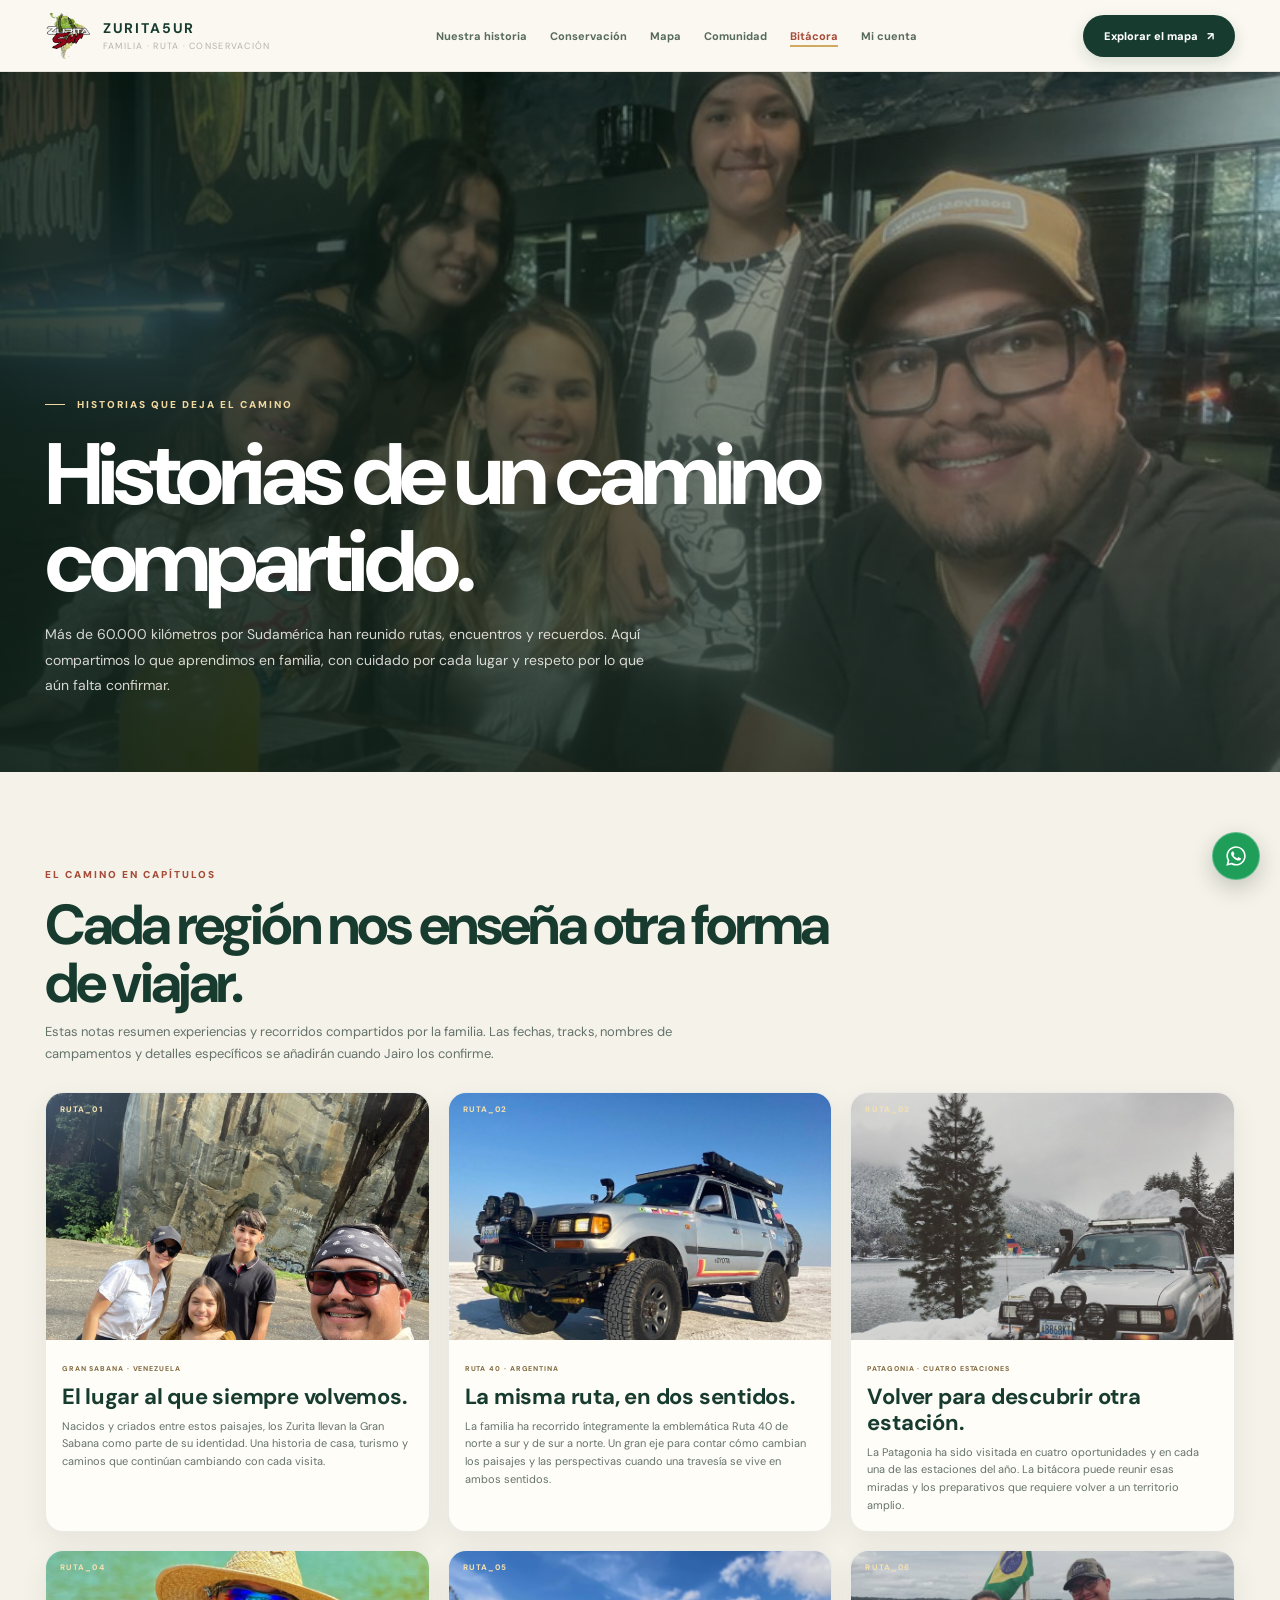
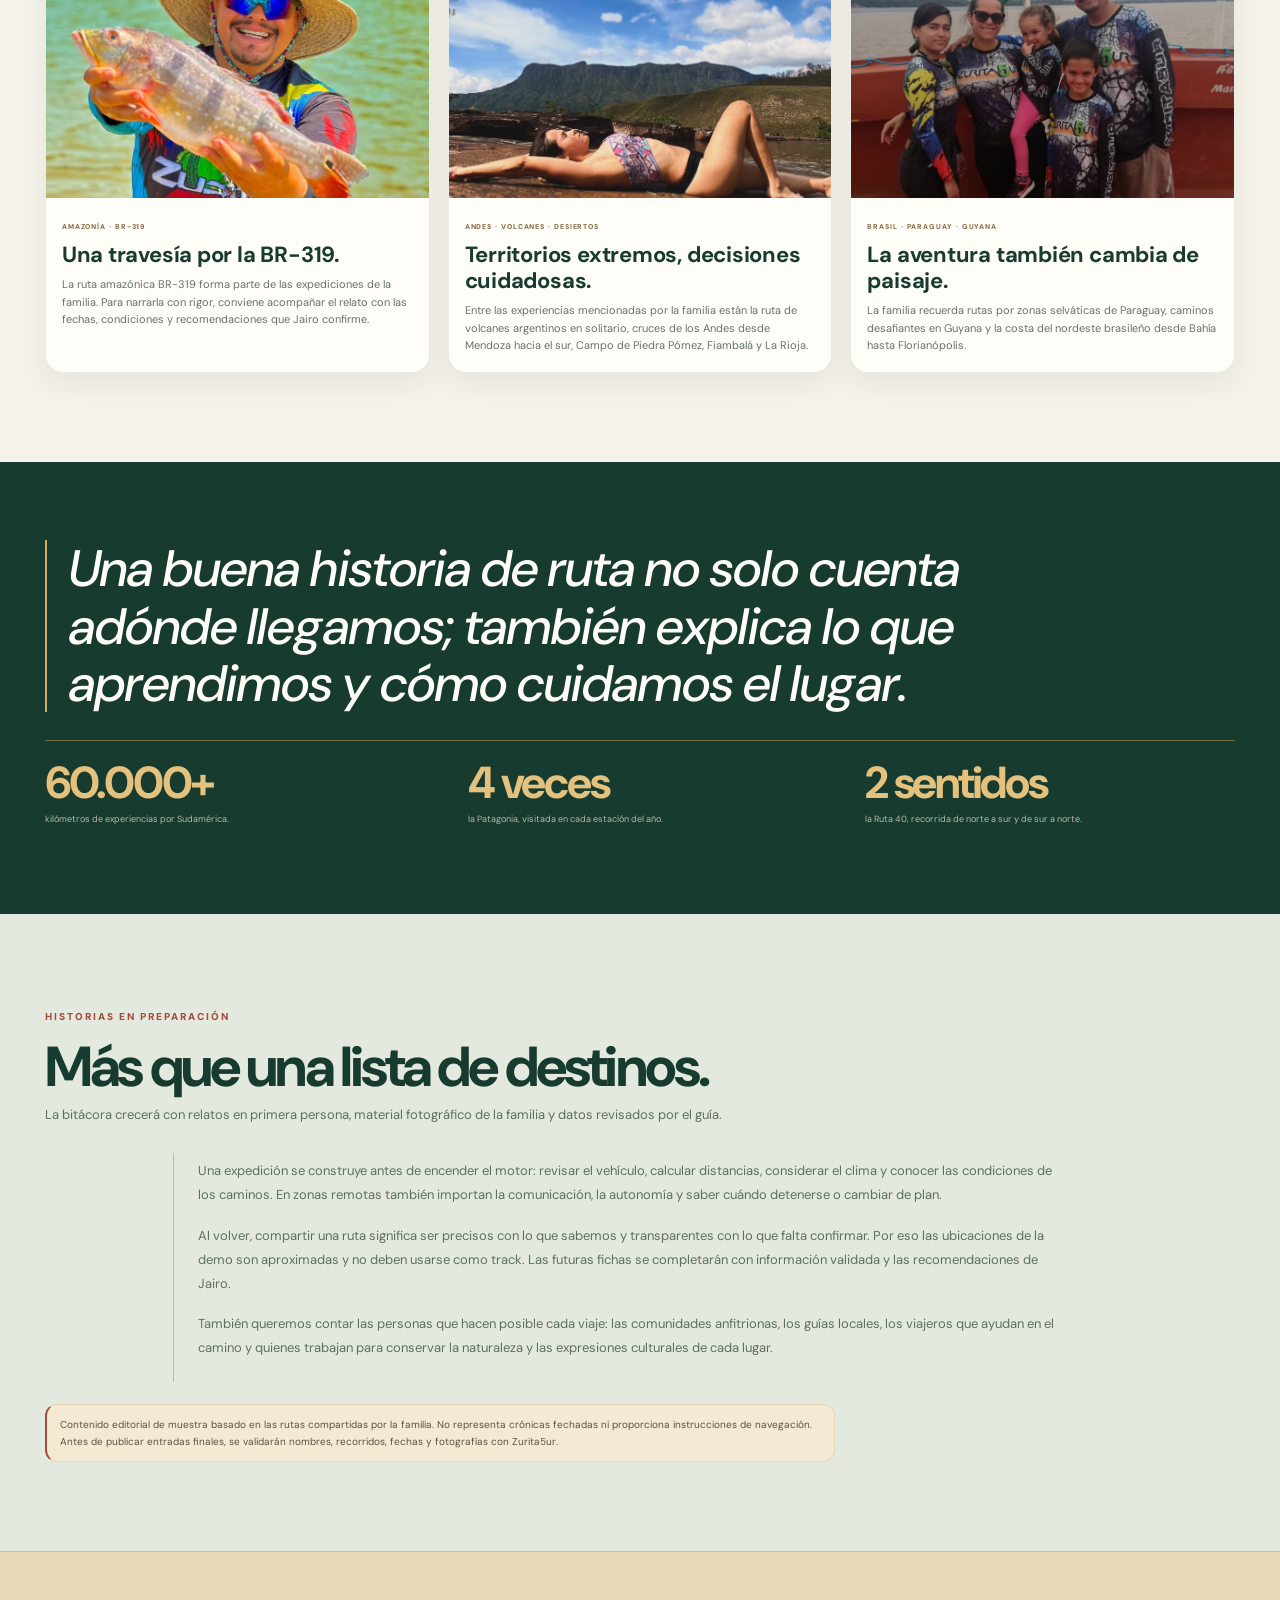
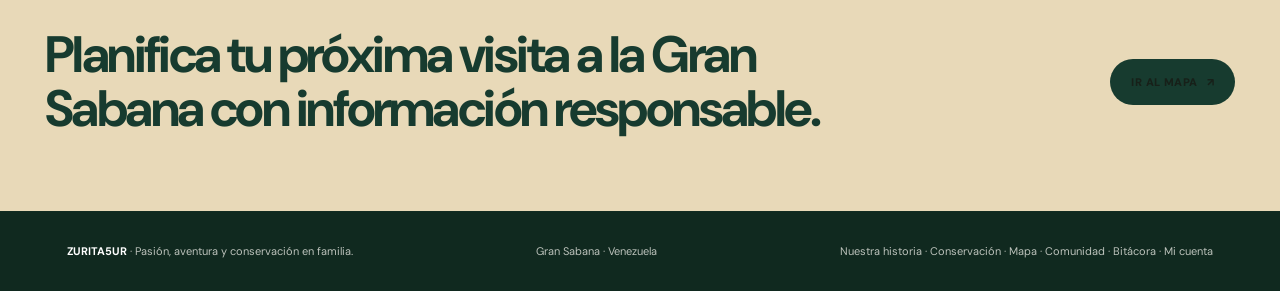
<file: demo-alternativa/bitacora.html>
﻿<!doctype html>
<html lang="es">
<head>
  <meta charset="utf-8">
  <meta name="viewport" content="width=device-width, initial-scale=1">
  <meta name="theme-color" content="#173b2f">
  <meta name="description" content="Bitácora de viajes, rutas y aprendizajes de la familia Zurita5ur por Sudamérica.">
  <title>Bitácora de ruta · Zurita5ur</title>
  <link rel="icon" href="../assets/zurita-logo.png">
  <link rel="preconnect" href="https://fonts.googleapis.com">
  <link rel="preconnect" href="https://fonts.gstatic.com" crossorigin>
  <link href="https://fonts.googleapis.com/css2?family=Barlow+Condensed:wght@500;600;700;800&family=DM+Sans:wght@400;500;600;700;800&display=swap" rel="stylesheet">
  <link rel="stylesheet" href="../assets/app.css">
  <link rel="stylesheet" href="../assets/bitacora.css">
  <link rel="stylesheet" href="demo-alternativa.css">
</head>
<body class="editorial-page journal-page">
  <header class="site-header">
    <nav class="site-nav" aria-label="Navegación principal">
      <a class="site-brand" href="index.html"><img src="../assets/zurita-logo.png" alt=""><span><strong>ZURITA5UR</strong><small>Familia · ruta · conservación</small></span></a>
      <div class="site-links" id="siteLinks">
        <a href="historia.html">Nuestra historia</a>
        <a href="conservacion.html">Conservación</a>
        <a href="mapa.html">Mapa</a>
        <a href="comunidad.html">Comunidad</a>
        <a href="bitacora.html" aria-current="page">Bitácora</a>
        <a href="cuenta.html">Mi cuenta</a>
      </div>
      <a class="ui-button" href="mapa.html">Explorar el mapa <span>↗</span></a>
      <button class="nav-menu-button" id="navMenuButton" type="button" aria-label="Abrir menú" aria-controls="siteLinks" aria-expanded="false">☰</button>
    </nav>
  </header>

  <main>
    <section class="editorial-hero">
      <img src="../assets/174213393100067151.jpg" alt="La familia Zurita comparte una comida durante el viaje">
      <div class="editorial-hero-content">
        <span class="page-kicker">Historias que deja el camino</span>
        <h1>Historias de un camino compartido.</h1>
        <p>Más de 60.000 kilómetros por Sudamérica han reunido rutas, encuentros y recuerdos. Aquí compartimos lo que aprendimos en familia, con cuidado por cada lugar y respeto por lo que aún falta confirmar.</p>
      </div>
    </section>

    <section class="editorial-section">
      <div class="wrap">
        <div class="editorial-section-head">
          <span class="page-kicker">El camino en capítulos</span>
          <h2>Cada región nos enseña otra forma de viajar.</h2>
          <p>Estas notas resumen experiencias y recorridos compartidos por la familia. Las fechas, tracks, nombres de campamentos y detalles específicos se añadirán cuando Jairo los confirme.</p>
        </div>
        <div class="editorial-grid">
          <article class="editorial-card"><img src="../assets/174213426200025926.jpg" alt="La familia recorre un paisaje rocoso durante una excursión"><div class="editorial-card-body"><small>Gran Sabana · Venezuela</small><h3>El lugar al que siempre volvemos.</h3><p>Nacidos y criados entre estos paisajes, los Zurita llevan la Gran Sabana como parte de su identidad. Una historia de casa, turismo y caminos que continúan cambiando con cada visita.</p></div></article>
          <article class="editorial-card"><img src="../assets/174213401200029344.jpg" alt="Toyota familiar sobre un terreno seco y abierto"><div class="editorial-card-body"><small>Ruta 40 · Argentina</small><h3>La misma ruta, en dos sentidos.</h3><p>La familia ha recorrido íntegramente la emblemática Ruta 40 de norte a sur y de sur a norte. Un gran eje para contar cómo cambian los paisajes y las perspectivas cuando una travesía se vive en ambos sentidos.</p></div></article>
          <article class="editorial-card"><img src="../assets/174213393400093654.jpg" alt="El vehículo familiar en un paisaje nevado"><div class="editorial-card-body"><small>Patagonia · cuatro estaciones</small><h3>Volver para descubrir otra estación.</h3><p>La Patagonia ha sido visitada en cuatro oportunidades y en cada una de las estaciones del año. La bitácora puede reunir esas miradas y los preparativos que requiere volver a un territorio amplio.</p></div></article>
          <article class="editorial-card"><img src="../assets/174213426000020736.jpg" alt="Jairo sostiene un pez junto al agua durante una pausa del viaje"><div class="editorial-card-body"><small>Amazonía · BR-319</small><h3>Una travesía por la BR-319.</h3><p>La ruta amazónica BR-319 forma parte de las expediciones de la familia. Para narrarla con rigor, conviene acompañar el relato con las fechas, condiciones y recomendaciones que Jairo confirme.</p></div></article>
          <article class="editorial-card"><img src="../assets/174213426100090912.jpg" alt="Una viajera descansa sobre una formación rocosa durante el recorrido"><div class="editorial-card-body"><small>Andes · volcanes · desiertos</small><h3>Territorios extremos, decisiones cuidadosas.</h3><p>Entre las experiencias mencionadas por la familia están la ruta de volcanes argentinos en solitario, cruces de los Andes desde Mendoza hacia el sur, Campo de Piedra Pómez, Fiambalá y La Rioja.</p></div></article>
          <article class="editorial-card"><img src="../assets/174213426200024021.jpg" alt="La familia comparte una travesía en una embarcación"><div class="editorial-card-body"><small>Brasil · Paraguay · Guyana</small><h3>La aventura también cambia de paisaje.</h3><p>La familia recuerda rutas por zonas selváticas de Paraguay, caminos desafiantes en Guyana y la costa del nordeste brasileño desde Bahía hasta Florianópolis.</p></div></article>
        </div>
      </div>
    </section>

    <section class="editorial-section dark">
      <div class="wrap">
        <p class="editorial-quote">Una buena historia de ruta no solo cuenta adónde llegamos; también explica lo que aprendimos y cómo cuidamos el lugar.</p>
        <div class="editorial-stat-grid">
          <div class="editorial-stat"><strong>60.000+</strong><span>kilómetros de experiencias por Sudamérica.</span></div>
          <div class="editorial-stat"><strong>4 veces</strong><span>la Patagonia, visitada en cada estación del año.</span></div>
          <div class="editorial-stat"><strong>2 sentidos</strong><span>la Ruta 40, recorrida de norte a sur y de sur a norte.</span></div>
        </div>
      </div>
    </section>

    <section class="editorial-section soft">
      <div class="wrap">
        <div class="editorial-section-head">
          <span class="page-kicker">Historias en preparación</span>
          <h2>Más que una lista de destinos.</h2>
          <p>La bitácora crecerá con relatos en primera persona, material fotográfico de la familia y datos revisados por el guía.</p>
        </div>
        <div class="editorial-copy">
          <p>Una expedición se construye antes de encender el motor: revisar el vehículo, calcular distancias, considerar el clima y conocer las condiciones de los caminos. En zonas remotas también importan la comunicación, la autonomía y saber cuándo detenerse o cambiar de plan.</p>
          <p>Al volver, compartir una ruta significa ser precisos con lo que sabemos y transparentes con lo que falta confirmar. Por eso las ubicaciones de la demo son aproximadas y no deben usarse como track. Las futuras fichas se completarán con información validada y las recomendaciones de Jairo.</p>
          <p>También queremos contar las personas que hacen posible cada viaje: las comunidades anfitrionas, los guías locales, los viajeros que ayudan en el camino y quienes trabajan para conservar la naturaleza y las expresiones culturales de cada lugar.</p>
        </div>
        <div class="notice" style="max-width:790px;margin-top:22px">Contenido editorial de muestra basado en las rutas compartidas por la familia. No representa crónicas fechadas ni proporciona instrucciones de navegación. Antes de publicar entradas finales, se validarán nombres, recorridos, fechas y fotografías con Zurita5ur.</div>
      </div>
    </section>

    <section class="editorial-end"><div class="wrap editorial-end-inner"><h2>Planifica tu próxima visita a la Gran Sabana con información responsable.</h2><a class="ui-button" href="mapa.html">Ir al mapa <span>↗</span></a></div></section>
  </main>

  <footer class="site-footer"><div><span><strong>ZURITA5UR</strong> · Pasión, aventura y conservación en familia.</span><span>Gran Sabana · Venezuela</span><span><a href="historia.html">Nuestra historia</a> · <a href="conservacion.html">Conservación</a> · <a href="mapa.html">Mapa</a> · <a href="comunidad.html">Comunidad</a> · <a href="bitacora.html">Bitácora</a> · <a href="cuenta.html">Mi cuenta</a></span></div></footer>
  <nav class="mobile-route-dock" aria-label="Navegación rápida">
    <a class="mobile-dock-item" href="index.html"><span class="mobile-dock-icon" aria-hidden="true"><svg viewBox="0 0 24 24"><path d="m3 10 9-7 9 7M5 9v11h14V9M9 20v-6h6v6"/></svg></span><span>Inicio</span></a>
    <a class="mobile-dock-item mobile-dock-community" href="comunidad.html" aria-label="Abrir la comunidad"><span class="mobile-dock-icon" aria-hidden="true"><svg viewBox="0 0 24 24"><circle cx="9" cy="8" r="3"/><path d="M3 20v-1a6 6 0 0 1 12 0v1M16 5.5a3 3 0 0 1 0 5.5M18 14a5 5 0 0 1 3 4.5V20"/></svg></span><span>Comunidad</span></a>
    <a class="mobile-dock-item mobile-dock-map" href="mapa.html?startDemoRoute=1" aria-label="Abrir el mapa e iniciar el recorrido de demostración"><span class="mobile-dock-map-icon" aria-hidden="true"><svg viewBox="0 0 24 24"><path d="m3 6 6-2 6 2 6-2v14l-6 2-6-2-6 2V6Z"/><path d="M9 4v14M15 6v14"/></svg></span><span>Mapa</span></a>
    <a class="mobile-dock-item mobile-dock-account" href="cuenta.html"><span class="mobile-dock-icon" aria-hidden="true"><svg viewBox="0 0 24 24"><circle cx="12" cy="8" r="3.5"/><path d="M5 20v-1a7 7 0 0 1 14 0v1"/></svg></span><span>Mi cuenta</span></a>
    <a class="mobile-dock-item mobile-dock-whatsapp" href="https://wa.me/584125580049?text=Hola%20Jairo%2C%20estoy%20leyendo%20la%20bit%C3%A1cora%20de%20Zurita5ur." target="_blank" rel="noopener" aria-label="Escribir a Jairo por WhatsApp"><span class="mobile-dock-icon" aria-hidden="true"><img src="../assets/whatsapp.svg" alt=""></span><span>WhatsApp</span></a>
  </nav>
  <a class="wa-float" href="https://wa.me/584125580049?text=Hola%20Jairo%2C%20estoy%20leyendo%20la%20bit%C3%A1cora%20de%20Zurita5ur." target="_blank" rel="noopener" aria-label="Escribir a Jairo por WhatsApp"><img src="../assets/whatsapp.svg" alt=""></a>
  <script>
    const header = document.querySelector(".site-header");
    const updateHeader = () => header.classList.toggle("scrolled",window.scrollY > 12);
    updateHeader();
    window.addEventListener("scroll",updateHeader,{passive:true});
    document.getElementById("navMenuButton").addEventListener("click",event => {
      const open = document.getElementById("siteLinks").classList.toggle("open");
      event.currentTarget.setAttribute("aria-expanded",String(open));
      event.currentTarget.setAttribute("aria-label",open ? "Cerrar menú" : "Abrir menú");
      event.currentTarget.textContent = open ? "×" : "☰";
    });
    document.querySelectorAll("#siteLinks a").forEach(link => link.addEventListener("click",() => {
      document.getElementById("siteLinks").classList.remove("open");
      const button = document.getElementById("navMenuButton");
      button.setAttribute("aria-expanded","false");
      button.setAttribute("aria-label","Abrir menú");
      button.textContent = "☰";
    }));
  </script>
</body>
</html>
</file>
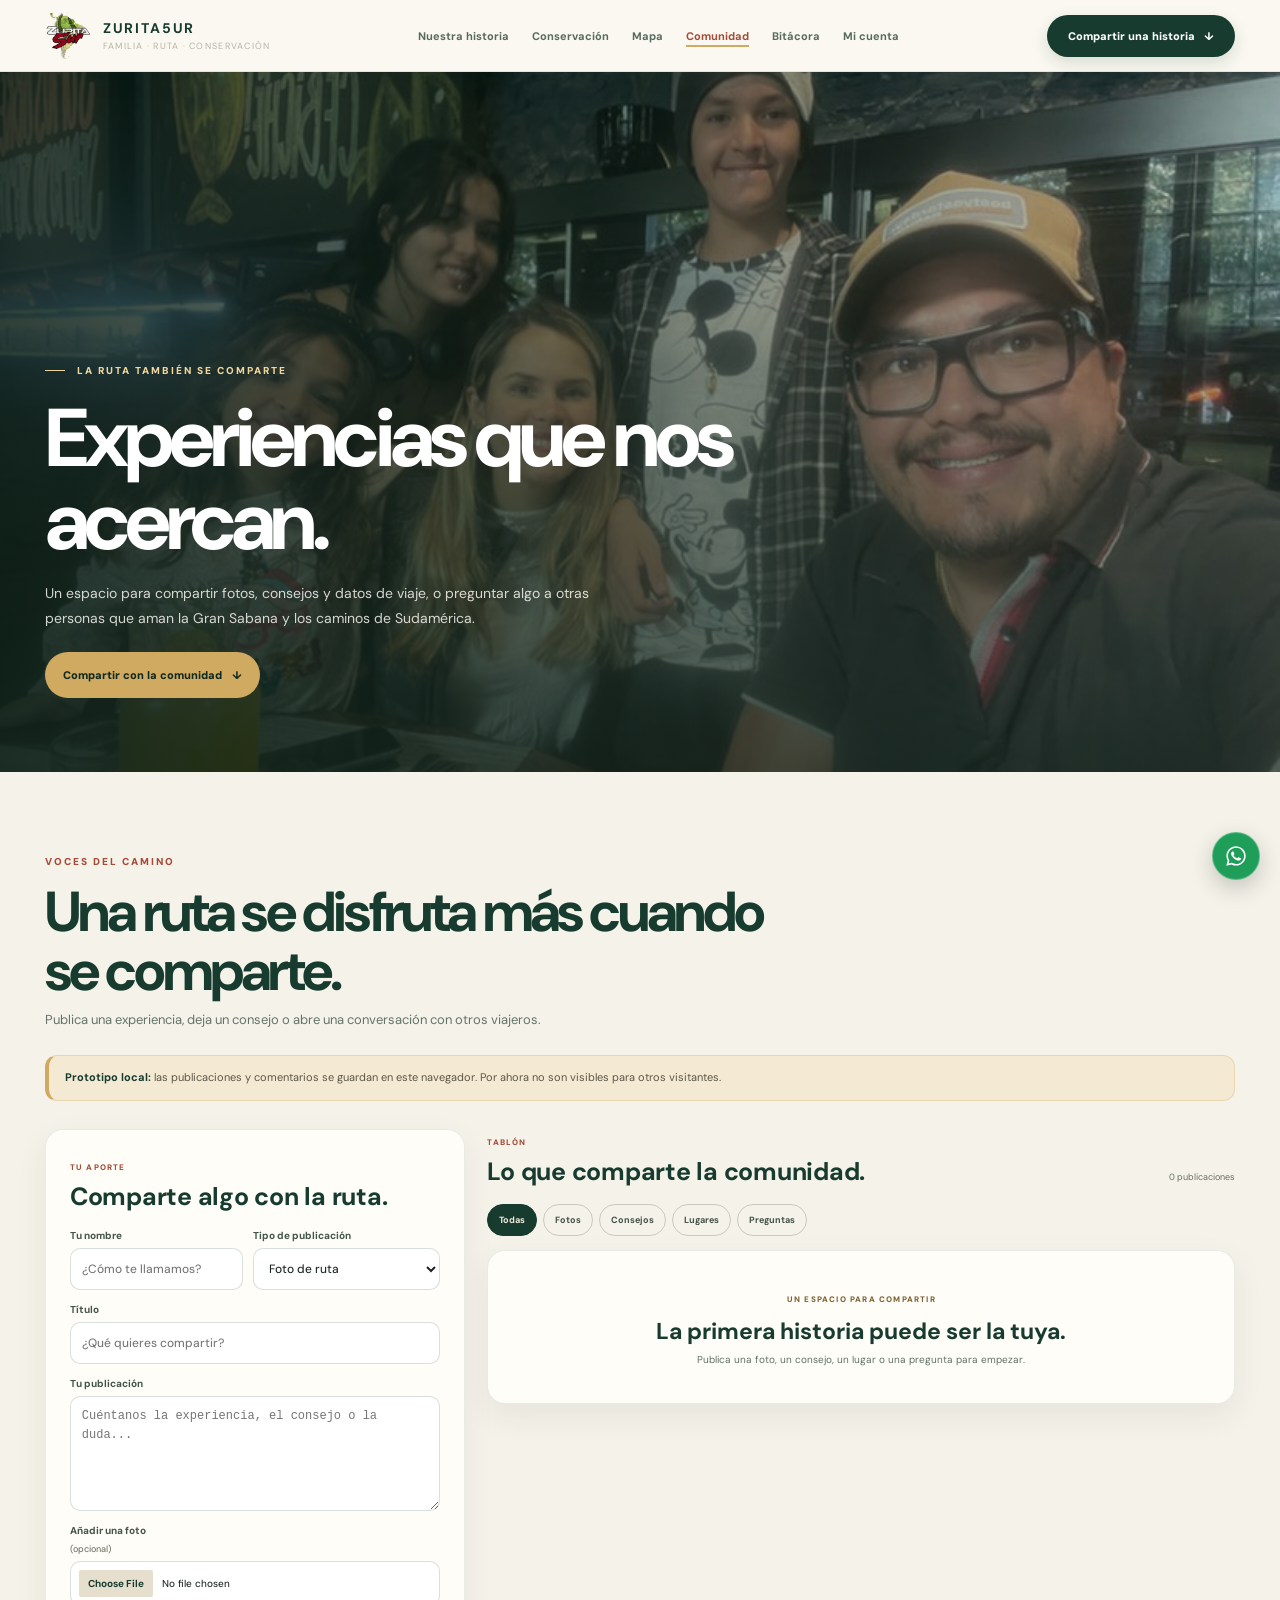
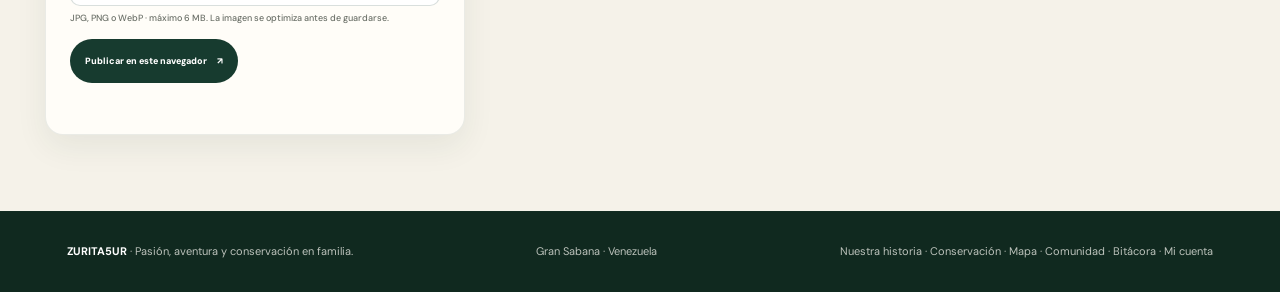
<file: demo-alternativa/comunidad.html>
﻿<!doctype html>
<html lang="es">
<head>
  <meta charset="utf-8">
  <meta name="viewport" content="width=device-width, initial-scale=1">
  <meta name="theme-color" content="#173b2f">
  <meta name="description" content="Comparte fotos, consejos, datos y preguntas sobre la Gran Sabana y la vida en ruta con Zurita5ur.">
  <title>Comunidad · Zurita5ur</title>
  <link rel="icon" href="../assets/zurita-logo.png">
  <link rel="preconnect" href="https://fonts.googleapis.com">
  <link rel="preconnect" href="https://fonts.gstatic.com" crossorigin>
  <link href="https://fonts.googleapis.com/css2?family=Barlow+Condensed:wght@500;600;700;800&family=DM+Sans:wght@400;500;600;700;800&display=swap" rel="stylesheet">
  <link rel="stylesheet" href="../assets/app.css">
  <link rel="stylesheet" href="../assets/bitacora.css">
  <link rel="stylesheet" href="../assets/comunidad.css">
  <link rel="stylesheet" href="demo-alternativa.css">
</head>
<body class="editorial-page journal-page community-page">
  <header class="site-header">
    <nav class="site-nav" aria-label="Navegación principal">
      <a class="site-brand" href="index.html"><img src="../assets/zurita-logo.png" alt=""><span><strong>ZURITA5UR</strong><small>Familia · ruta · conservación</small></span></a>
      <div class="site-links" id="siteLinks">
        <a href="historia.html">Nuestra historia</a>
        <a href="conservacion.html">Conservación</a>
        <a href="mapa.html">Mapa</a>
        <a href="comunidad.html" aria-current="page">Comunidad</a>
        <a href="bitacora.html">Bitácora</a>
        <a href="cuenta.html">Mi cuenta</a>
      </div>
      <a class="ui-button" href="#communityComposer">Compartir una historia <span aria-hidden="true">↓</span></a>
      <button class="nav-menu-button" id="navMenuButton" type="button" aria-label="Abrir menú" aria-controls="siteLinks" aria-expanded="false">☰</button>
    </nav>
  </header>

  <main>
    <section class="editorial-hero community-hero" aria-labelledby="communityTitle">
      <img src="../assets/174213393100067151.jpg" alt="La familia Zurita comparte una comida durante su viaje">
      <div class="editorial-hero-content">
        <span class="page-kicker">La ruta también se comparte</span>
        <h1 id="communityTitle">Experiencias que nos acercan.</h1>
        <p>Un espacio para compartir fotos, consejos y datos de viaje, o preguntar algo a otras personas que aman la Gran Sabana y los caminos de Sudamérica.</p>
        <a class="community-hero-link" href="#communityComposer">Compartir con la comunidad <span aria-hidden="true">↓</span></a>
      </div>
    </section>

    <section class="community-board" aria-labelledby="communityBoardTitle">
      <div class="community-wrap">
        <header class="community-heading">
          <span class="page-kicker">Voces del camino</span>
          <h2 id="communityBoardTitle">Una ruta se disfruta más cuando se comparte.</h2>
          <p>Publica una experiencia, deja un consejo o abre una conversación con otros viajeros.</p>
        </header>

        <aside class="community-local-note" role="note">
          <strong>Prototipo local:</strong> las publicaciones y comentarios se guardan en este navegador. Por ahora no son visibles para otros visitantes.
        </aside>

        <div class="community-layout">
          <section class="community-composer" id="communityComposer" aria-labelledby="composerTitle">
            <span class="community-eyebrow">Tu aporte</span>
            <h3 id="composerTitle">Comparte algo con la ruta.</h3>
            <form id="communityPostForm">
              <div class="community-form-row">
                <label class="community-field">Tu nombre
                  <input name="author" type="text" maxlength="45" autocomplete="name" required placeholder="¿Cómo te llamamos?">
                </label>
                <label class="community-field">Tipo de publicación
                  <select name="type" required>
                    <option value="foto">Foto de ruta</option>
                    <option value="consejo">Consejo</option>
                    <option value="lugar">Lugar o dato</option>
                    <option value="pregunta">Pregunta</option>
                  </select>
                </label>
              </div>
              <label class="community-field">Título
                <input name="title" type="text" maxlength="100" required placeholder="¿Qué quieres compartir?">
              </label>
              <label class="community-field">Tu publicación
                <textarea name="content" rows="5" maxlength="1000" required placeholder="Cuéntanos la experiencia, el consejo o la duda..."></textarea>
              </label>
              <label class="community-field">Añadir una foto <span class="community-optional">(opcional)</span>
                <input name="photo" type="file" accept="image/jpeg,image/png,image/webp">
                <small>JPG, PNG o WebP · máximo 6 MB. La imagen se optimiza antes de guardarse.</small>
              </label>
              <button class="community-submit" type="submit">Publicar en este navegador <span aria-hidden="true">↗</span></button>
            </form>
            <p class="community-status" id="communityStatus" role="status" aria-live="polite"></p>
          </section>

          <section class="community-feed" id="communityFeed" aria-labelledby="feedTitle">
            <div class="community-feed-head">
              <div>
                <span class="community-eyebrow">Tablón</span>
                <h3 id="feedTitle">Lo que comparte la comunidad.</h3>
              </div>
              <span class="community-count" id="communityCount">0 publicaciones</span>
            </div>
            <div class="community-filters" role="group" aria-label="Filtrar publicaciones">
              <button type="button" data-filter="all" aria-pressed="true">Todas</button>
              <button type="button" data-filter="foto" aria-pressed="false">Fotos</button>
              <button type="button" data-filter="consejo" aria-pressed="false">Consejos</button>
              <button type="button" data-filter="lugar" aria-pressed="false">Lugares</button>
              <button type="button" data-filter="pregunta" aria-pressed="false">Preguntas</button>
            </div>
            <div class="community-posts" id="communityPosts" aria-live="polite"></div>
          </section>
        </div>
      </div>
    </section>
  </main>

  <footer class="site-footer">
    <div><span><strong>ZURITA5UR</strong> · Pasión, aventura y conservación en familia.</span><span>Gran Sabana · Venezuela</span><span><a href="historia.html">Nuestra historia</a> · <a href="conservacion.html">Conservación</a> · <a href="mapa.html">Mapa</a> · <a href="comunidad.html">Comunidad</a> · <a href="bitacora.html">Bitácora</a> · <a href="cuenta.html">Mi cuenta</a></span></div>
  </footer>
  <a class="wa-float" href="https://wa.me/584125580049?text=Hola%20Jairo%2C%20quiero%20compartir%20una%20experiencia%20o%20pregunta%20en%20la%20comunidad%20Zurita5ur." target="_blank" rel="noopener" aria-label="Escribir a Jairo por WhatsApp"><img src="../assets/whatsapp.svg" alt=""></a>

  <nav class="mobile-route-dock" aria-label="Navegación rápida">
    <a class="mobile-dock-item" href="index.html"><span class="mobile-dock-icon" aria-hidden="true"><svg viewBox="0 0 24 24"><path d="m3 10 9-7 9 7M5 9v11h14V9M9 20v-6h6v6"/></svg></span><span>Inicio</span></a>
    <a class="mobile-dock-item mobile-dock-community" href="comunidad.html" aria-current="page"><span class="mobile-dock-icon" aria-hidden="true"><svg viewBox="0 0 24 24"><circle cx="9" cy="8" r="3"/><path d="M3 20v-1a6 6 0 0 1 12 0v1M16 5.5a3 3 0 0 1 0 5.5M18 14a5 5 0 0 1 3 4.5V20"/></svg></span><span>Comunidad</span></a>
    <a class="mobile-dock-item mobile-dock-map" href="mapa.html?startDemoRoute=1" aria-label="Abrir el mapa e iniciar el recorrido de demostración"><span class="mobile-dock-map-icon" aria-hidden="true"><svg viewBox="0 0 24 24"><path d="m3 6 6-2 6 2 6-2v14l-6 2-6-2-6 2V6Z"/><path d="M9 4v14M15 6v14"/></svg></span><span>Mapa</span></a>
    <a class="mobile-dock-item mobile-dock-account" href="cuenta.html"><span class="mobile-dock-icon" aria-hidden="true"><svg viewBox="0 0 24 24"><circle cx="12" cy="8" r="3.5"/><path d="M5 20v-1a7 7 0 0 1 14 0v1"/></svg></span><span>Mi cuenta</span></a>
    <a class="mobile-dock-item mobile-dock-whatsapp" href="https://wa.me/584125580049?text=Hola%20Jairo%2C%20quiero%20compartir%20una%20experiencia%20o%20pregunta%20en%20la%20comunidad%20Zurita5ur." target="_blank" rel="noopener" aria-label="Escribir a Jairo por WhatsApp"><span class="mobile-dock-icon" aria-hidden="true"><img src="../assets/whatsapp.svg" alt=""></span><span>WhatsApp</span></a>
  </nav>

  <script>
    const STORE_KEY = "zurita5ur_community_v1";
    const TYPE_LABELS = {
      foto: "Foto de ruta",
      consejo: "Consejo",
      lugar: "Lugar o dato",
      pregunta: "Pregunta"
    };
    const postForm = document.getElementById("communityPostForm");
    const postsElement = document.getElementById("communityPosts");
    const statusElement = document.getElementById("communityStatus");
    const countElement = document.getElementById("communityCount");
    const filters = [...document.querySelectorAll(".community-filters button")];
    let activeFilter = "all";
    let posts = [];
    let storageReady = true;

    function showStatus(message, isError = false) {
      statusElement.textContent = message;
      statusElement.classList.toggle("is-error",isError);
    }

    function escapeHTML(value) {
      return String(value ?? "").replace(/[&<>"']/g,character => ({
        "&": "&amp;",
        "<": "&lt;",
        ">": "&gt;",
        '"': "&quot;",
        "'": "&#39;"
      })[character]);
    }

    function loadPosts() {
      const saved = localStorage.getItem(STORE_KEY);
      if (!saved) return [];
      const parsed = JSON.parse(saved);
      if (!Array.isArray(parsed)) throw new Error("Los datos guardados de Comunidad no tienen un formato válido.");
      return parsed;
    }

    function savePosts(nextPosts) {
      try {
        localStorage.setItem(STORE_KEY,JSON.stringify(nextPosts));
      } catch (error) {
        if (error instanceof DOMException && error.name === "QuotaExceededError") {
          throw new Error("El navegador se quedó sin espacio para guardar. Prueba con una foto más liviana.");
        }
        if (error instanceof DOMException && error.name === "SecurityError") {
          throw new Error("El navegador bloqueó el almacenamiento local. Revisa sus permisos e inténtalo de nuevo.");
        }
        throw error;
      }
    }

    function formatDate(value) {
      const date = new Date(value);
      if (Number.isNaN(date.getTime())) return "Fecha no disponible";
      return new Intl.DateTimeFormat("es-VE",{dateStyle:"medium",timeStyle:"short"}).format(date);
    }

    function escapeImage(value) {
      return typeof value === "string" && /^data:image\/jpeg;base64,[A-Za-z0-9+/=]+$/.test(value) ? value : "";
    }

    function renderPosts() {
      const visiblePosts = posts.filter(post => activeFilter === "all" || post.type === activeFilter);
      countElement.textContent = `${posts.length} ${posts.length === 1 ? "publicación" : "publicaciones"}`;
      if (!visiblePosts.length) {
        postsElement.innerHTML = `<div class="community-empty"><span>UN ESPACIO PARA COMPARTIR</span><h3>${posts.length ? "Aún no hay publicaciones en este tema." : "La primera historia puede ser la tuya."}</h3><p>${posts.length ? "Prueba otra categoría o comparte algo nuevo." : "Publica una foto, un consejo, un lugar o una pregunta para empezar."}</p></div>`;
        return;
      }

      postsElement.innerHTML = visiblePosts.map(post => {
        const type = Object.prototype.hasOwnProperty.call(TYPE_LABELS,post.type) ? post.type : "consejo";
        const comments = Array.isArray(post.comments) ? post.comments : [];
        const photo = escapeImage(post.photo);
        const commentMarkup = comments.map(comment => `<article class="community-comment"><div><strong>${escapeHTML(comment.author)}</strong><time>${escapeHTML(formatDate(comment.createdAt))}</time></div><p>${escapeHTML(comment.content)}</p></article>`).join("");
        return `<article class="community-post">
          <div class="community-post-meta"><span class="community-tag ${type}">${TYPE_LABELS[type]}</span><time>${escapeHTML(formatDate(post.createdAt))}</time></div>
          <h4>${escapeHTML(post.title)}</h4>
          <p class="community-post-content">${escapeHTML(post.content).replace(/\n/g,"<br>")}</p>
          ${photo ? `<img class="community-post-photo" src="${photo}" alt="Foto compartida: ${escapeHTML(post.title)}">` : ""}
          <details class="community-comments">
            <summary>${comments.length} ${comments.length === 1 ? "comentario" : "comentarios"} · Responder</summary>
            <div class="community-comment-list">${commentMarkup || `<p class="community-no-comments">Todavía no hay comentarios. Puedes iniciar la conversación.</p>`}</div>
            <form class="community-comment-form" data-post-id="${escapeHTML(post.id)}">
              <label class="community-field">Tu nombre<input name="author" type="text" maxlength="45" required placeholder="Tu nombre"></label>
              <label class="community-field">Tu comentario<textarea name="content" rows="2" maxlength="500" required placeholder="Escribe una respuesta o pregunta..."></textarea></label>
              <button class="community-comment-submit" type="submit">Comentar</button>
            </form>
          </details>
        </article>`;
      }).join("");
    }

    function createId() {
      return `${Date.now().toString(36)}-${Math.random().toString(36).slice(2,10)}`;
    }

    async function prepareImage(file) {
      if (!["image/jpeg","image/png","image/webp"].includes(file.type)) {
        throw new Error("Elige una imagen JPG, PNG o WebP.");
      }
      if (file.size > 6 * 1024 * 1024) throw new Error("La foto debe pesar menos de 6 MB.");
      const source = URL.createObjectURL(file);
      try {
        const image = new Image();
        await new Promise((resolve,reject) => {
          image.onload = resolve;
          image.onerror = () => reject(new Error("No se pudo abrir esa imagen. Prueba con otra foto."));
          image.src = source;
        });
        const scale = Math.min(1,1280 / Math.max(image.naturalWidth,image.naturalHeight));
        const canvas = document.createElement("canvas");
        canvas.width = Math.max(1,Math.round(image.naturalWidth * scale));
        canvas.height = Math.max(1,Math.round(image.naturalHeight * scale));
        const context = canvas.getContext("2d");
        if (!context) throw new Error("El navegador no pudo preparar la imagen.");
        context.fillStyle = "#ffffff";
        context.fillRect(0,0,canvas.width,canvas.height);
        context.drawImage(image,0,0,canvas.width,canvas.height);
        return canvas.toDataURL("image/jpeg",.78);
      } finally {
        URL.revokeObjectURL(source);
      }
    }

    function handleStorageError(error) {
      if (!(error instanceof Error)) throw error;
      showStatus(error.message || "No se pudo guardar el contenido en este navegador.",true);
    }

    try {
      posts = loadPosts();
      renderPosts();
    } catch (error) {
      storageReady = false;
      postForm.querySelectorAll("input,select,textarea,button").forEach(control => { control.disabled = true; });
      handleStorageError(error);
    }

    filters.forEach(button => button.addEventListener("click",() => {
      activeFilter = button.dataset.filter;
      filters.forEach(filter => filter.setAttribute("aria-pressed",String(filter === button)));
      renderPosts();
    }));

    postForm.addEventListener("submit",async event => {
      event.preventDefault();
      if (!storageReady) return;
      const data = new FormData(postForm);
      const file = data.get("photo");
      try {
        const photo = file instanceof File && file.size ? await prepareImage(file) : "";
        const post = {
          id: createId(),
          author: String(data.get("author")).trim(),
          type: String(data.get("type")),
          title: String(data.get("title")).trim(),
          content: String(data.get("content")).trim(),
          photo,
          createdAt: new Date().toISOString(),
          comments: []
        };
        const nextPosts = [post,...posts];
        savePosts(nextPosts);
        posts = nextPosts;
        postForm.reset();
        activeFilter = "all";
        filters.forEach(filter => filter.setAttribute("aria-pressed",String(filter.dataset.filter === "all")));
        renderPosts();
        showStatus("Tu publicación quedó guardada en este navegador.");
      } catch (error) {
        handleStorageError(error);
      }
    });

    postsElement.addEventListener("submit",event => {
      const form = event.target;
      if (!(form instanceof HTMLFormElement) || !form.matches(".community-comment-form")) return;
      event.preventDefault();
      if (!storageReady) return;
      const post = posts.find(item => item.id === form.dataset.postId);
      if (!post) {
        showStatus("No se encontró esa publicación. Actualiza la página e inténtalo de nuevo.",true);
        return;
      }
      const data = new FormData(form);
      const comment = {
        id: createId(),
        author: String(data.get("author")).trim(),
        content: String(data.get("content")).trim(),
        createdAt: new Date().toISOString()
      };
      const nextPosts = posts.map(item => item.id === post.id ? {...item,comments:[...(Array.isArray(item.comments) ? item.comments : []),comment]} : item);
      try {
        savePosts(nextPosts);
        posts = nextPosts;
        renderPosts();
        showStatus("Tu comentario quedó guardado en este navegador.");
      } catch (error) {
        handleStorageError(error);
      }
    });

    const menuButton = document.getElementById("navMenuButton");
    const siteLinks = document.getElementById("siteLinks");
    menuButton.addEventListener("click",() => {
      const expanded = menuButton.getAttribute("aria-expanded") === "true";
      menuButton.setAttribute("aria-expanded",String(!expanded));
      menuButton.setAttribute("aria-label",expanded ? "Abrir menú" : "Cerrar menú");
      siteLinks.classList.toggle("open",!expanded);
    });
  </script>
</body>
</html>
</file>
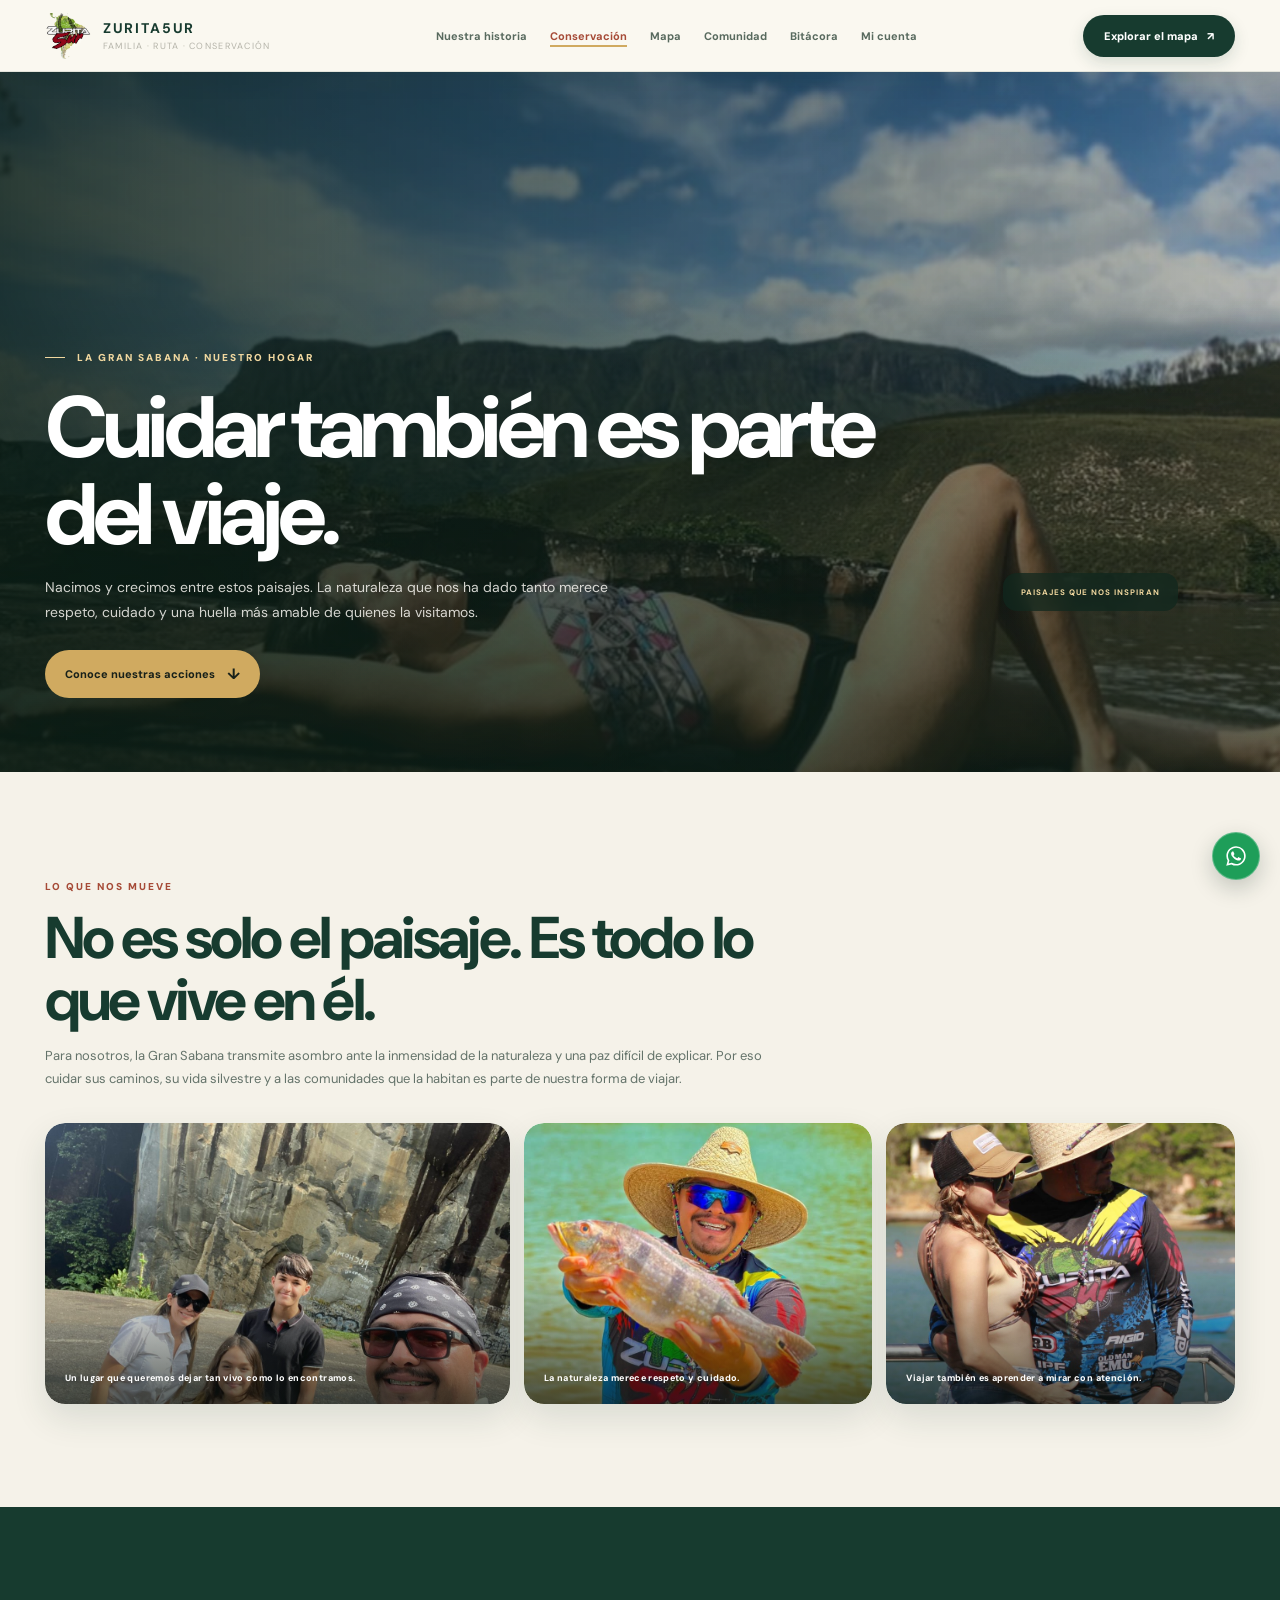
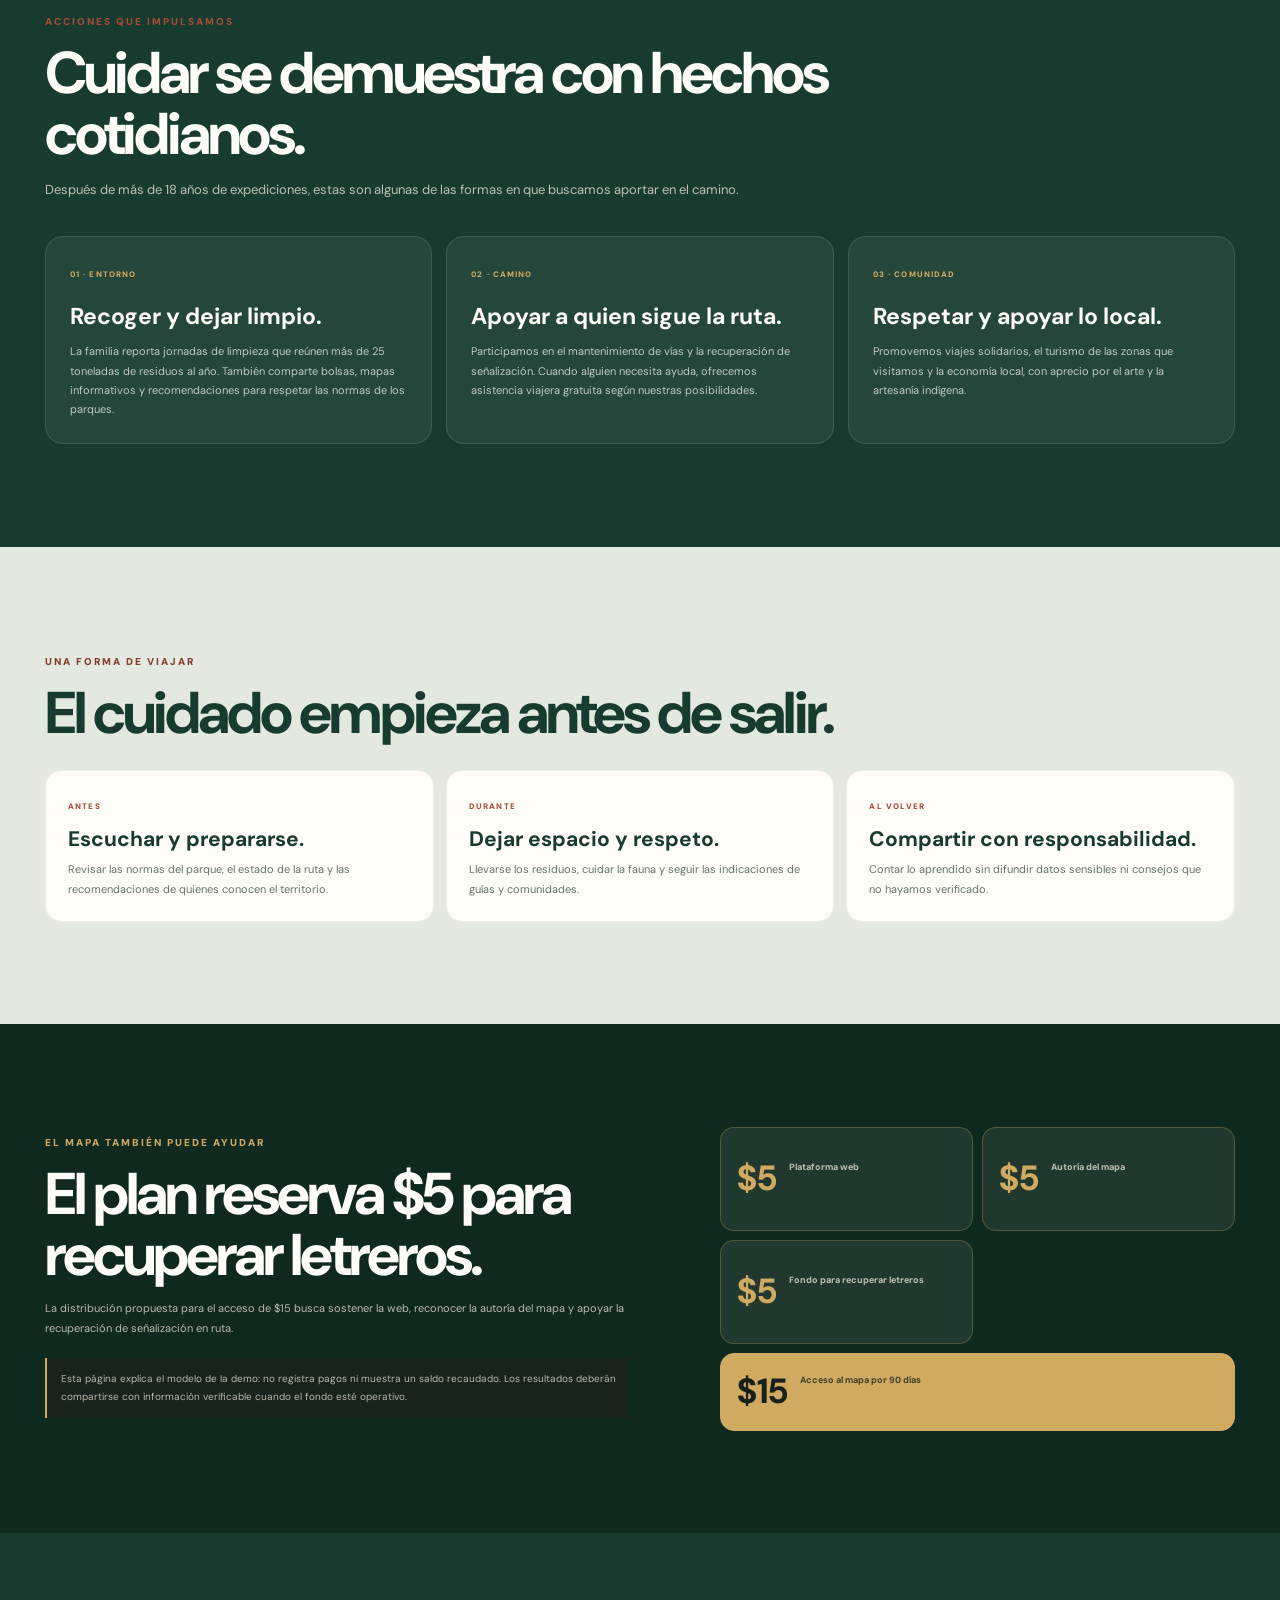
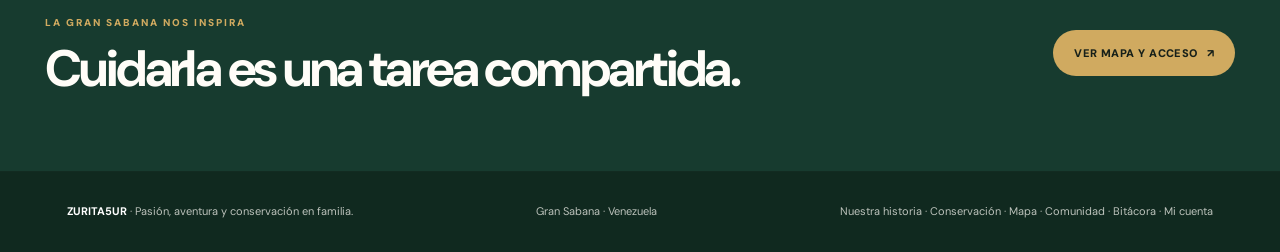
<file: demo-alternativa/conservacion.html>
﻿<!doctype html>
<html lang="es">
<head>
  <meta charset="utf-8">
  <meta name="viewport" content="width=device-width, initial-scale=1">
  <meta name="theme-color" content="#173b2f">
  <meta name="description" content="Conoce el compromiso de Zurita5ur con la conservación, las comunidades y el cuidado de las rutas.">
  <title>Conservación y comunidad · Zurita5ur</title>
  <link rel="icon" href="../assets/zurita-logo.png">
  <link rel="preconnect" href="https://fonts.googleapis.com">
  <link rel="preconnect" href="https://fonts.gstatic.com" crossorigin>
  <link href="https://fonts.googleapis.com/css2?family=Barlow+Condensed:wght@500;600;700;800&family=DM+Sans:wght@400;500;600;700;800&display=swap" rel="stylesheet">
  <link rel="stylesheet" href="../assets/app.css">
  <link rel="stylesheet" href="../assets/conservacion.css">
  <link rel="stylesheet" href="demo-alternativa.css">
</head>
<body class="editorial-page conservation-page">
  <header class="site-header">
    <nav class="site-nav" aria-label="Navegación principal">
      <a class="site-brand" href="index.html"><img src="../assets/zurita-logo.png" alt=""><span><strong>ZURITA5UR</strong><small>Familia · ruta · conservación</small></span></a>
      <div class="site-links" id="siteLinks">
        <a href="historia.html">Nuestra historia</a>
        <a href="conservacion.html" aria-current="page">Conservación</a>
        <a href="mapa.html">Mapa</a>
        <a href="comunidad.html">Comunidad</a>
        <a href="bitacora.html">Bitácora</a>
        <a href="cuenta.html">Mi cuenta</a>
      </div>
      <a class="ui-button" href="mapa.html">Explorar el mapa <span>↗</span></a>
      <button class="nav-menu-button" id="navMenuButton" type="button" aria-label="Abrir menú" aria-controls="siteLinks" aria-expanded="false">☰</button>
    </nav>
  </header>

  <main>
    <section class="editorial-hero conservation-hero" aria-labelledby="conservationTitle">
      <img src="../assets/174213426100090912.jpg" alt="Una viajera descansa sobre una formación rocosa durante el recorrido">
      <div class="editorial-hero-content">
        <span class="page-kicker">La Gran Sabana · nuestro hogar</span>
        <h1 id="conservationTitle">Cuidar también es parte del viaje.</h1>
        <p>Nacimos y crecimos entre estos paisajes. La naturaleza que nos ha dado tanto merece respeto, cuidado y una huella más amable de quienes la visitamos.</p>
        <a class="conservation-hero-link" href="#acciones">Conoce nuestras acciones <span aria-hidden="true">↓</span></a>
      </div>
      <span class="conservation-hero-caption">Paisajes que nos inspiran</span>
    </section>

    <section class="conservation-why" aria-labelledby="whyCareTitle">
      <div class="conservation-content-wrap">
        <header class="conservation-heading">
          <span class="page-kicker">Lo que nos mueve</span>
          <h2 id="whyCareTitle">No es solo el paisaje. Es todo lo que vive en él.</h2>
          <p>Para nosotros, la Gran Sabana transmite asombro ante la inmensidad de la naturaleza y una paz difícil de explicar. Por eso cuidar sus caminos, su vida silvestre y a las comunidades que la habitan es parte de nuestra forma de viajar.</p>
        </header>
        <div class="conservation-photo-row">
          <figure class="conservation-photo conservation-photo-feature">
            <img src="../assets/174213426200025926.jpg" alt="La familia recorre un paisaje rocoso durante una excursión" loading="lazy">
            <figcaption>Un lugar que queremos dejar tan vivo como lo encontramos.</figcaption>
          </figure>
          <figure class="conservation-photo">
            <img src="../assets/174213426000020736.jpg" alt="Un viajero sostiene un pez durante una jornada de pesca" loading="lazy">
            <figcaption>La naturaleza merece respeto y cuidado.</figcaption>
          </figure>
          <figure class="conservation-photo">
            <img src="../assets/174213426300059782.jpg" alt="Una pareja comparte un momento al aire libre durante el viaje" loading="lazy">
            <figcaption>Viajar también es aprender a mirar con atención.</figcaption>
          </figure>
        </div>
      </div>
    </section>

    <section class="conservation-actions" id="acciones" aria-labelledby="actionsTitle">
      <div class="conservation-content-wrap">
        <header class="conservation-heading">
          <span class="page-kicker">Acciones que impulsamos</span>
          <h2 id="actionsTitle">Cuidar se demuestra con hechos cotidianos.</h2>
          <p>Después de más de 18 años de expediciones, estas son algunas de las formas en que buscamos aportar en el camino.</p>
        </header>
        <div class="conservation-action-grid">
          <article class="conservation-action">
            <span class="conservation-action-number">01 · ENTORNO</span>
            <h3>Recoger y dejar limpio.</h3>
            <p>La familia reporta jornadas de limpieza que reúnen más de 25 toneladas de residuos al año. También comparte bolsas, mapas informativos y recomendaciones para respetar las normas de los parques.</p>
          </article>
          <article class="conservation-action">
            <span class="conservation-action-number">02 · CAMINO</span>
            <h3>Apoyar a quien sigue la ruta.</h3>
            <p>Participamos en el mantenimiento de vías y la recuperación de señalización. Cuando alguien necesita ayuda, ofrecemos asistencia viajera gratuita según nuestras posibilidades.</p>
          </article>
          <article class="conservation-action">
            <span class="conservation-action-number">03 · COMUNIDAD</span>
            <h3>Respetar y apoyar lo local.</h3>
            <p>Promovemos viajes solidarios, el turismo de las zonas que visitamos y la economía local, con aprecio por el arte y la artesanía indígena.</p>
          </article>
        </div>
      </div>
    </section>

    <section class="conservation-practice" aria-labelledby="practiceTitle">
      <div class="conservation-content-wrap">
        <header class="conservation-heading">
          <span class="page-kicker">Una forma de viajar</span>
          <h2 id="practiceTitle">El cuidado empieza antes de salir.</h2>
        </header>
        <div class="conservation-practice-grid">
          <article><span>ANTES</span><h3>Escuchar y prepararse.</h3><p>Revisar las normas del parque, el estado de la ruta y las recomendaciones de quienes conocen el territorio.</p></article>
          <article><span>DURANTE</span><h3>Dejar espacio y respeto.</h3><p>Llevarse los residuos, cuidar la fauna y seguir las indicaciones de guías y comunidades.</p></article>
          <article><span>AL VOLVER</span><h3>Compartir con responsabilidad.</h3><p>Contar lo aprendido sin difundir datos sensibles ni consejos que no hayamos verificado.</p></article>
        </div>
      </div>
    </section>

    <section class="conservation-fund" id="aporte" aria-labelledby="fundTitle">
      <div class="conservation-content-wrap conservation-fund-grid">
        <div class="conservation-fund-copy">
          <span class="page-kicker">El mapa también puede ayudar</span>
          <h2 id="fundTitle">El plan reserva $5 para recuperar letreros.</h2>
          <p>La distribución propuesta para el acceso de $15 busca sostener la web, reconocer la autoría del mapa y apoyar la recuperación de señalización en ruta.</p>
          <p class="conservation-fund-note">Esta página explica el modelo de la demo: no registra pagos ni muestra un saldo recaudado. Los resultados deberán compartirse con información verificable cuando el fondo esté operativo.</p>
        </div>
        <ol class="conservation-fund-split" aria-label="Distribución propuesta de los 15 dólares">
          <li><strong>$5</strong><span>Plataforma web</span></li>
          <li><strong>$5</strong><span>Autoría del mapa</span></li>
          <li><strong>$5</strong><span>Fondo para recuperar letreros</span></li>
          <li class="conservation-fund-total"><strong>$15</strong><span>Acceso al mapa por 90 días</span></li>
        </ol>
      </div>
    </section>

    <section class="conservation-end">
      <div class="conservation-content-wrap conservation-end-inner">
        <div>
          <span class="page-kicker">La Gran Sabana nos inspira</span>
          <h2>Cuidarla es una tarea compartida.</h2>
        </div>
        <a class="ui-button" href="mapa.html">Ver mapa y acceso <span>↗</span></a>
      </div>
    </section>
  </main>

  <footer class="site-footer"><div><span><strong>ZURITA5UR</strong> · Pasión, aventura y conservación en familia.</span><span>Gran Sabana · Venezuela</span><span><a href="historia.html">Nuestra historia</a> · <a href="conservacion.html">Conservación</a> · <a href="mapa.html">Mapa</a> · <a href="comunidad.html">Comunidad</a> · <a href="bitacora.html">Bitácora</a> · <a href="cuenta.html">Mi cuenta</a></span></div></footer>
  <nav class="mobile-route-dock" aria-label="Navegación rápida">
    <a class="mobile-dock-item" href="index.html"><span class="mobile-dock-icon" aria-hidden="true"><svg viewBox="0 0 24 24"><path d="m3 10 9-7 9 7M5 9v11h14V9M9 20v-6h6v6"/></svg></span><span>Inicio</span></a>
    <a class="mobile-dock-item mobile-dock-community" href="comunidad.html" aria-label="Abrir la comunidad"><span class="mobile-dock-icon" aria-hidden="true"><svg viewBox="0 0 24 24"><circle cx="9" cy="8" r="3"/><path d="M3 20v-1a6 6 0 0 1 12 0v1M16 5.5a3 3 0 0 1 0 5.5M18 14a5 5 0 0 1 3 4.5V20"/></svg></span><span>Comunidad</span></a>
    <a class="mobile-dock-item mobile-dock-map" href="mapa.html?startDemoRoute=1" aria-label="Abrir el mapa e iniciar el recorrido de demostración"><span class="mobile-dock-map-icon" aria-hidden="true"><svg viewBox="0 0 24 24"><path d="m3 6 6-2 6 2 6-2v14l-6 2-6-2-6 2V6Z"/><path d="M9 4v14M15 6v14"/></svg></span><span>Mapa</span></a>
    <a class="mobile-dock-item mobile-dock-account" href="cuenta.html"><span class="mobile-dock-icon" aria-hidden="true"><svg viewBox="0 0 24 24"><circle cx="12" cy="8" r="3.5"/><path d="M5 20v-1a7 7 0 0 1 14 0v1"/></svg></span><span>Mi cuenta</span></a>
    <a class="mobile-dock-item mobile-dock-whatsapp" href="https://wa.me/584125580049?text=Hola%20Jairo%2C%20quiero%20conocer%20m%C3%A1s%20sobre%20las%20acciones%20de%20conservaci%C3%B3n%20de%20Zurita5ur." target="_blank" rel="noopener" aria-label="Escribir a Jairo por WhatsApp"><span class="mobile-dock-icon" aria-hidden="true"><img src="../assets/whatsapp.svg" alt=""></span><span>WhatsApp</span></a>
  </nav>
  <a class="wa-float" href="https://wa.me/584125580049?text=Hola%20Jairo%2C%20quiero%20conocer%20m%C3%A1s%20sobre%20las%20acciones%20de%20conservaci%C3%B3n%20de%20Zurita5ur." target="_blank" rel="noopener" aria-label="Escribir a Jairo por WhatsApp"><img src="../assets/whatsapp.svg" alt=""></a>
  <script>
    const header = document.querySelector(".site-header");
    const updateHeader = () => header.classList.toggle("scrolled",window.scrollY > 12);
    updateHeader();
    window.addEventListener("scroll",updateHeader,{passive:true});
    document.getElementById("navMenuButton").addEventListener("click",event => {
      const open = document.getElementById("siteLinks").classList.toggle("open");
      event.currentTarget.setAttribute("aria-expanded",String(open));
      event.currentTarget.setAttribute("aria-label",open ? "Cerrar menú" : "Abrir menú");
      event.currentTarget.textContent = open ? "×" : "☰";
    });
    document.querySelectorAll("#siteLinks a").forEach(link => link.addEventListener("click",() => {
      document.getElementById("siteLinks").classList.remove("open");
      const button = document.getElementById("navMenuButton");
      button.setAttribute("aria-expanded","false");
      button.setAttribute("aria-label","Abrir menú");
      button.textContent = "☰";
    }));
  </script>
</body>
</html>
</file>
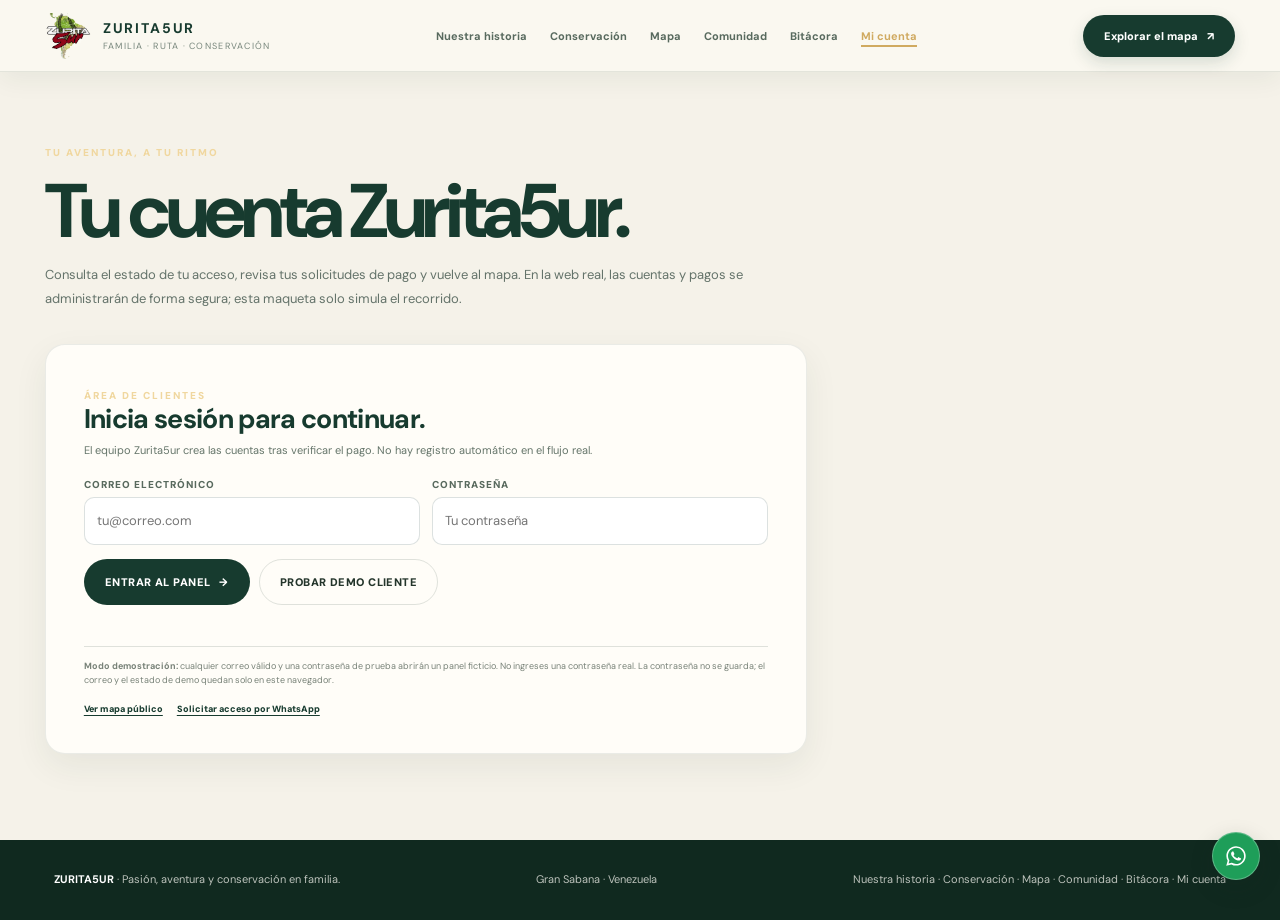
<file: demo-alternativa/cuenta.html>
﻿<!doctype html>
<html lang="es">
<head>
  <meta charset="utf-8">
  <meta name="viewport" content="width=device-width, initial-scale=1">
  <meta name="theme-color" content="#173b2f">
  <meta name="description" content="Accede a tu membresía del mapa de la Gran Sabana de Zurita5ur.">
  <title>Mi cuenta · Zurita5ur</title>
  <link rel="icon" href="../assets/zurita-logo.png">
  <link rel="preconnect" href="https://fonts.googleapis.com">
  <link rel="preconnect" href="https://fonts.gstatic.com" crossorigin>
  <link href="https://fonts.googleapis.com/css2?family=Barlow+Condensed:wght@500;600;700;800&family=DM+Sans:wght@400;500;600;700;800&display=swap" rel="stylesheet">
  <link rel="stylesheet" href="../assets/app.css">
  <link rel="stylesheet" href="demo-alternativa.css">
</head>
<body class="account-page">
  <header class="site-header">
    <nav class="site-nav" aria-label="Navegación principal">
      <a class="site-brand" href="index.html">
        <img src="../assets/zurita-logo.png" alt="">
        <span><strong>ZURITA5UR</strong><small>Familia · ruta · conservación</small></span>
      </a>
      <div class="site-links" id="siteLinks">
        <a href="historia.html">Nuestra historia</a>
        <a href="conservacion.html">Conservación</a>
        <a href="mapa.html">Mapa</a>
        <a href="comunidad.html">Comunidad</a>
        <a href="bitacora.html">Bitácora</a>
        <a href="cuenta.html" aria-current="page">Mi cuenta</a>
      </div>
      <a class="ui-button" href="mapa.html">Explorar el mapa <span>↗</span></a>
      <button class="nav-menu-button" id="navMenuButton" type="button" aria-label="Abrir menú" aria-controls="siteLinks" aria-expanded="false">☰</button>
    </nav>
  </header>

  <main class="account-main">
    <div class="account-intro">
      <span class="page-kicker">Tu aventura, a tu ritmo</span>
      <h1>Tu cuenta Zurita5ur.</h1>
      <p>Consulta el estado de tu acceso, revisa tus solicitudes de pago y vuelve al mapa. En la web real, las cuentas y pagos se administrarán de forma segura; esta maqueta solo simula el recorrido.</p>
    </div>

    <section class="account-layout">
      <div class="account-card login-view" id="loginView">
        <span class="page-kicker">Área de clientes</span>
        <h2>Inicia sesión para continuar.</h2>
        <p>El equipo Zurita5ur crea las cuentas tras verificar el pago. No hay registro automático en el flujo real.</p>
        <form id="loginForm">
          <div class="login-fields">
            <div class="field"><label for="email">CORREO ELECTRÓNICO</label><input id="email" name="email" type="email" placeholder="tu@correo.com" autocomplete="email" required></div>
            <div class="field"><label for="password">CONTRASEÑA</label><input id="password" name="password" type="password" placeholder="Tu contraseña" autocomplete="current-password" required></div>
          </div>
          <div class="login-actions">
            <button class="ui-button dark" type="submit">Entrar al panel <span>→</span></button>
            <button class="ui-button outline" type="button" id="sampleLogin">Probar demo cliente</button>
          </div>
          <p class="field-message" id="loginMessage" aria-live="polite"></p>
        </form>
        <div class="demo-disclaimer"><strong>Modo demostración:</strong> cualquier correo válido y una contraseña de prueba abrirán un panel ficticio. No ingreses una contraseña real. La contraseña no se guarda; el correo y el estado de demo quedan solo en este navegador.</div>
        <div class="account-access-links"><a href="mapa.html">Ver mapa público</a><a href="https://wa.me/584125580049?text=Hola%20Jairo%2C%20quiero%20informaci%C3%B3n%20sobre%20el%20acceso%20al%20mapa%20de%20la%20Gran%20Sabana." target="_blank" rel="noopener">Solicitar acceso por WhatsApp</a></div>
      </div>

      <div class="dashboard" id="dashboard">
        <div class="dashboard-main">
          <section class="account-card">
            <div class="dashboard-header">
              <div><span class="page-kicker">Hola, <span id="memberName">viajero</span></span><h2 style="margin-top:7px">Tu espacio de expedición.</h2><p id="memberEmail"></p></div>
              <span class="member-badge" id="memberBadge">Acceso activo</span>
            </div>
            <div class="membership-card" style="margin-top:18px">
              <small>MEMBRESÍA MAPA GRAN SABANA · DEMO</small>
              <h3 id="memberHeading">Tu ruta sigue abierta.</h3>
              <p id="memberSummary">Consulta el mapa y prepara tu próxima aventura.</p>
              <div class="membership-meta">
                <div><b id="daysLeft">90</b><span>días restantes</span></div>
                <div><b id="expiryDate">—</b><span>fecha de vencimiento</span></div>
                <div><b>$15</b><span>aporte total</span></div>
              </div>
              <div class="membership-progress">
                <div class="membership-progress-label"><span>Tiempo de acceso restante</span><strong id="progressLabel">90 de 90 días</strong></div>
                <div class="membership-progress-track" id="membershipProgress" role="progressbar" aria-label="Tiempo de acceso restante" aria-valuemin="0" aria-valuemax="90" aria-valuenow="90"><div class="membership-progress-fill" id="membershipProgressFill"></div></div>
              </div>
            </div>
            <div class="dashboard-actions" style="margin-top:14px">
              <a class="ui-button dark" id="openMemberMap" href="mapa.html">Abrir mapa <span>↗</span></a>
              <button class="ui-button outline" type="button" id="showPaymentForm">Reportar un pago</button>
              <button class="ui-button outline" type="button" id="simulateExpiry">Simular vencimiento</button>
              <button class="ui-button outline" type="button" id="logout">Cerrar sesión</button>
            </div>
          </section>

          <section class="account-card">
            <div class="dashboard-header"><div><span class="page-kicker">Historial de pagos</span><h2 style="margin-top:7px">Tus movimientos.</h2></div><span style="color:#788278;font-size:9px">USD · demo</span></div>
            <p>Las solicitudes se verifican manualmente antes de activar o renovar una membresía.</p>
            <div id="paymentHistory"></div>
            <form class="payment-form" id="paymentForm">
              <div class="field"><label for="paymentMethod">MEDIO DE PAGO</label><select id="paymentMethod" required><option value="">Selecciona un medio</option><option>Pago móvil</option><option>USDT</option><option>Otro</option></select></div>
              <div class="field"><label for="paymentReference">REFERENCIA O NOTA</label><textarea id="paymentReference" maxlength="120" placeholder="Añade una referencia de prueba (no compartas datos bancarios)"></textarea></div>
              <button class="ui-button dark" type="submit">Registrar solicitud demo</button>
              <p class="demo-disclaimer" style="margin:0;padding:0;border:0">Este registro solo se guarda en tu navegador y queda como pendiente. No confirma el pago ni renueva el acceso.</p>
            </form>
          </section>
        </div>

        <aside class="account-card help-card">
          <div><span class="page-kicker">Tu membresía</span><h2 style="margin-top:7px">Todo claro, desde el inicio.</h2></div>
          <div class="help-row"><span class="help-icon">◷</span><div><strong>Acceso por 90 días</strong><span>El plazo comienza el día que el equipo activa tu cuenta después de verificar el pago.</span></div></div>
          <div class="help-row"><span class="help-icon">↗</span><div><strong>Renovar por WhatsApp</strong><span>Escríbenos para coordinar el pago y confirmar la fecha de renovación.</span></div></div>
          <div class="help-row"><span class="help-icon">5</span><div><strong>$5 para recuperar letreros</strong><span>Cada acceso contribuye al fondo de señalización de la ruta.</span></div></div>
          <a class="ui-button" id="renewWhatsApp" href="https://wa.me/584125580049?text=Hola%20Jairo%2C%20quiero%20renovar%20mi%20acceso%20al%20mapa%20de%20la%20Gran%20Sabana%20por%20%2415." target="_blank" rel="noopener">Consultar renovación <span>↗</span></a>
          <div class="notice">Panel ilustrativo. No conecta con WordPress, no procesa pagos y no almacena datos en un servidor.</div>
          <div class="account-access-links"><a href="index.html">Volver al inicio</a><a href="mapa.html">Abrir mapa</a></div>
        </aside>
      </div>
    </section>
  </main>

  <footer class="site-footer"><div><span><strong>ZURITA5UR</strong> · Pasión, aventura y conservación en familia.</span><span>Gran Sabana · Venezuela</span><span><a href="historia.html">Nuestra historia</a> · <a href="conservacion.html">Conservación</a> · <a href="mapa.html">Mapa</a> · <a href="comunidad.html">Comunidad</a> · <a href="bitacora.html">Bitácora</a> · <a href="cuenta.html">Mi cuenta</a></span></div></footer>
  <nav class="mobile-route-dock" aria-label="Navegación rápida">
    <a class="mobile-dock-item" href="index.html"><span class="mobile-dock-icon" aria-hidden="true"><svg viewBox="0 0 24 24"><path d="m3 10 9-7 9 7M5 9v11h14V9M9 20v-6h6v6"/></svg></span><span>Inicio</span></a>
    <a class="mobile-dock-item mobile-dock-community" href="comunidad.html" aria-label="Abrir la comunidad"><span class="mobile-dock-icon" aria-hidden="true"><svg viewBox="0 0 24 24"><circle cx="9" cy="8" r="3"/><path d="M3 20v-1a6 6 0 0 1 12 0v1M16 5.5a3 3 0 0 1 0 5.5M18 14a5 5 0 0 1 3 4.5V20"/></svg></span><span>Comunidad</span></a>
    <a class="mobile-dock-item mobile-dock-map" href="mapa.html?startDemoRoute=1" aria-label="Abrir el mapa e iniciar el recorrido de demostración"><span class="mobile-dock-map-icon" aria-hidden="true"><svg viewBox="0 0 24 24"><path d="m3 6 6-2 6 2 6-2v14l-6 2-6-2-6 2V6Z"/><path d="M9 4v14M15 6v14"/></svg></span><span>Mapa</span></a>
    <a class="mobile-dock-item mobile-dock-account" href="cuenta.html" aria-current="page"><span class="mobile-dock-icon" aria-hidden="true"><svg viewBox="0 0 24 24"><circle cx="12" cy="8" r="3.5"/><path d="M5 20v-1a7 7 0 0 1 14 0v1"/></svg></span><span>Mi cuenta</span></a>
    <a class="mobile-dock-item mobile-dock-whatsapp" href="https://wa.me/584125580049?text=Hola%20Jairo%2C%20necesito%20ayuda%20con%20mi%20membres%C3%ADa%20del%20mapa%20de%20la%20Gran%20Sabana." target="_blank" rel="noopener" aria-label="Escribir a Jairo por WhatsApp"><span class="mobile-dock-icon" aria-hidden="true"><img src="../assets/whatsapp.svg" alt=""></span><span>WhatsApp</span></a>
  </nav>
  <a class="wa-float" href="https://wa.me/584125580049?text=Hola%20Jairo%2C%20necesito%20ayuda%20con%20mi%20membres%C3%ADa%20del%20mapa%20de%20la%20Gran%20Sabana." target="_blank" rel="noopener" aria-label="Escribir a Jairo por WhatsApp"><img src="../assets/whatsapp.svg" alt=""></a>
  <div class="toast" id="toast" role="status" aria-live="polite"></div>

  <script>
    const STORE_KEY = "zurita5ur_demo_member_v1";
    const loginView = document.getElementById("loginView");
    const dashboard = document.getElementById("dashboard");
    const loginForm = document.getElementById("loginForm");
    let member = readMember();

    function readMember() {
      try {
        const value = JSON.parse(localStorage.getItem(STORE_KEY) || "null");
        if (!value || Array.isArray(value) || typeof value.email !== "string" ||
            typeof value.signedIn !== "boolean") return null;
        value.payments = Array.isArray(value.payments)
          ? value.payments.filter(payment => payment && typeof payment === "object")
          : [];
        return value;
      } catch {
        return null;
      }
    }

    function saveMember() {
      localStorage.setItem(STORE_KEY,JSON.stringify(member));
    }

    function expiryDate(days) {
      const date = new Date();
      date.setDate(date.getDate()+days);
      return date;
    }

    function remainingDays() {
      if (!member || !member.expiresAt) return 0;
      const expiry = Date.parse(member.expiresAt);
      return Number.isFinite(expiry) ? Math.max(0,Math.ceil((expiry-Date.now())/86400000)) : 0;
    }

    function showToast(message) {
      const toast = document.getElementById("toast");
      toast.textContent = message;
      toast.classList.add("show");
      window.clearTimeout(showToast.timeout);
      showToast.timeout = window.setTimeout(() => toast.classList.remove("show"),3600);
    }

    function renderHistory() {
      const container = document.getElementById("paymentHistory");
      const payments = member.payments || [];
      container.textContent = "";
      if (!payments.length) {
        const empty = document.createElement("div");
        empty.className = "empty-payments";
        empty.textContent = "Aún no tienes movimientos registrados en esta demo. Desde aquí podrás revisar pagos y solicitudes de renovación.";
        container.append(empty);
        return;
      }
      const table = document.createElement("table");
      table.className = "payment-table";
      table.innerHTML = "<thead><tr><th>Fecha</th><th>Medio</th><th>Importe</th><th>Estado</th></tr></thead><tbody></tbody>";
      const tbody = table.querySelector("tbody");
      payments.forEach(payment => {
        const row = document.createElement("tr");
        [payment.date,payment.method,`$${payment.amount}`].forEach(value => {
          const cell = document.createElement("td");
          cell.textContent = value == null ? "" : String(value);
          row.append(cell);
        });
        const statusCell = document.createElement("td");
        const status = document.createElement("span");
        status.className = `payment-status${payment.status === "Verificado" ? " paid" : ""}`;
        status.textContent = payment.status == null ? "" : String(payment.status);
        statusCell.append(status);
        row.append(statusCell);
        tbody.append(row);
      });
      container.append(table);
    }

    function renderDashboard() {
      const signedIn = !!(member && member.signedIn);
      loginView.classList.toggle("hidden",signedIn);
      dashboard.classList.toggle("visible",signedIn);
      if (!signedIn) return;
      const days = remainingDays();
      const active = !!member.active && days > 0;
      document.getElementById("memberName").textContent = (member.email.split("@")[0] || "viajero").replace(/[._-]/g," ");
      document.getElementById("memberEmail").textContent = member.email;
      document.getElementById("memberBadge").textContent = active ? "Acceso activo" : "Acceso vencido";
      document.getElementById("memberBadge").classList.toggle("expired",!active);
      document.getElementById("memberHeading").textContent = active ? "Tu ruta sigue abierta." : "Tu acceso necesita renovarse.";
      document.getElementById("memberSummary").textContent = active ? "La membresía está activa. En esta demo, las capas privadas del mapa todavía no están conectadas." : "Coordina la renovación por WhatsApp. El acceso se activa después de verificar el pago.";
      document.getElementById("daysLeft").textContent = active ? days : "0";
      const progressValue = active ? Math.min(90,days) : 0;
      document.getElementById("membershipProgressFill").style.width = `${(progressValue/90)*100}%`;
      document.getElementById("membershipProgress").setAttribute("aria-valuenow",String(progressValue));
      document.getElementById("progressLabel").textContent = `${progressValue} de 90 días`;
      const expiry = Date.parse(member.expiresAt);
      document.getElementById("expiryDate").textContent = Number.isFinite(expiry) ? new Date(expiry).toLocaleDateString("es-VE") : "—";
      document.getElementById("openMemberMap").textContent = active ? "Ver mapa de demo ↗" : "Ver vista pública ↗";
      document.getElementById("openMemberMap").href = "mapa.html";
      document.getElementById("simulateExpiry").textContent = active ? "Simular vencimiento" : "Reactivar demo 90 días";
      renderHistory();
    }

    function signIn(email) {
      const prior = readMember();
      if (prior && prior.email.toLowerCase() === email.toLowerCase()) {
        member = prior;
      } else {
        member = {
          email,
          active:true,
          signedIn:true,
          activatedAt:new Date().toISOString(),
          expiresAt:expiryDate(90).toISOString(),
          payments:[{date:new Date().toLocaleDateString("es-VE"),method:"Demo",amount:15,status:"Simulado"}]
        };
      }
      member.signedIn = true;
      saveMember();
      renderDashboard();
    }

    loginForm.addEventListener("submit",event => {
      event.preventDefault();
      const email = document.getElementById("email");
      const password = document.getElementById("password");
      const message = document.getElementById("loginMessage");
      if (!email.checkValidity() || !password.value.trim()) {
        message.classList.remove("success");
        message.textContent = "Escribe un correo válido y una contraseña para probar la demo.";
        return;
      }
      signIn(email.value.trim());
    });

    document.getElementById("sampleLogin").addEventListener("click",() => {
      document.getElementById("email").value = "viajero.demo@zurita5ur.com";
      document.getElementById("password").value = "demo-cliente";
      signIn("viajero.demo@zurita5ur.com");
    });

    document.getElementById("logout").addEventListener("click",() => {
      member.signedIn = false;
      saveMember();
      document.getElementById("paymentForm").classList.remove("open");
      renderDashboard();
    });

    document.getElementById("simulateExpiry").addEventListener("click",event => {
      if (member.active && remainingDays() > 0) {
        member.active = false;
        member.expiresAt = new Date(Date.now()-86400000).toISOString();
        event.currentTarget.textContent = "Reactivar demo 90 días";
        document.getElementById("memberBadge").textContent = "Acceso vencido";
        showToast("Se simuló el vencimiento. El mapa volverá a mostrar la vista pública.");
      } else {
        member.active = true;
        member.activatedAt = new Date().toISOString();
        member.expiresAt = expiryDate(90).toISOString();
        event.currentTarget.textContent = "Simular vencimiento";
        showToast("Membresía de demostración reactivada por 90 días.");
      }
      saveMember();
      renderDashboard();
    });

    document.getElementById("showPaymentForm").addEventListener("click",() => {
      const form = document.getElementById("paymentForm");
      form.classList.toggle("open");
      if (form.classList.contains("open")) document.getElementById("paymentMethod").focus();
    });

    document.getElementById("paymentForm").addEventListener("submit",event => {
      event.preventDefault();
      const method = document.getElementById("paymentMethod").value;
      if (!method) return;
      member.payments = member.payments || [];
      member.payments.unshift({date:new Date().toLocaleDateString("es-VE"),method,amount:15,status:"Pendiente"});
      saveMember();
      renderHistory();
      event.currentTarget.reset();
      event.currentTarget.classList.remove("open");
      showToast("Solicitud de pago registrada en este navegador. El estado permanece pendiente; no se ha procesado ningún pago.");
    });

    document.getElementById("navMenuButton").addEventListener("click",event => {
      const open = document.getElementById("siteLinks").classList.toggle("open");
      event.currentTarget.setAttribute("aria-expanded",String(open));
      event.currentTarget.setAttribute("aria-label",open ? "Cerrar menú" : "Abrir menú");
      event.currentTarget.textContent = open ? "×" : "☰";
    });
    document.querySelectorAll("#siteLinks a").forEach(link => link.addEventListener("click",() => {
      document.getElementById("siteLinks").classList.remove("open");
      const button = document.getElementById("navMenuButton");
      button.setAttribute("aria-expanded","false");
      button.setAttribute("aria-label","Abrir menú");
      button.textContent = "☰";
    }));

    const header = document.querySelector(".site-header");
    const updateHeader = () => header.classList.toggle("scrolled",window.scrollY > 12);
    updateHeader();
    window.addEventListener("scroll",updateHeader,{passive:true});
    window.setInterval(() => {
      if (member && member.signedIn) renderDashboard();
    },60000);

    renderDashboard();
  </script>
</body>
</html>
</file>
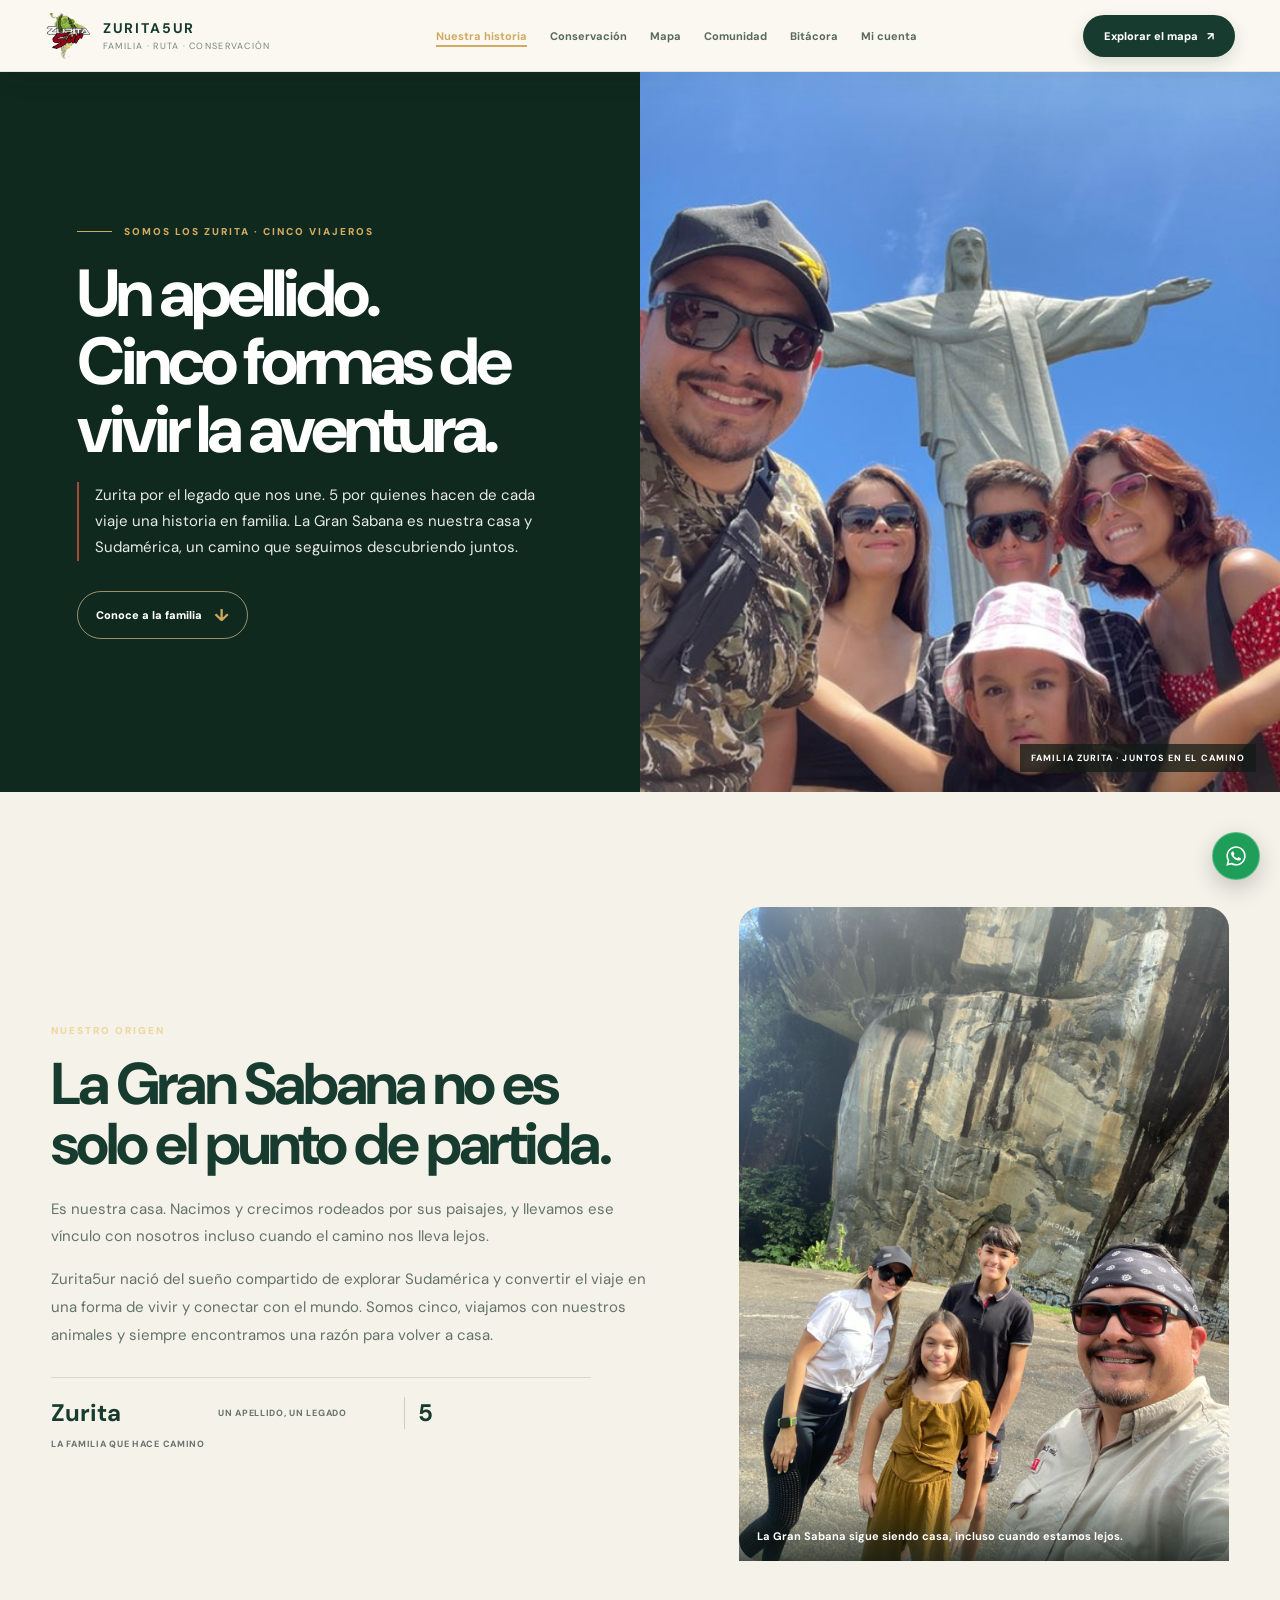
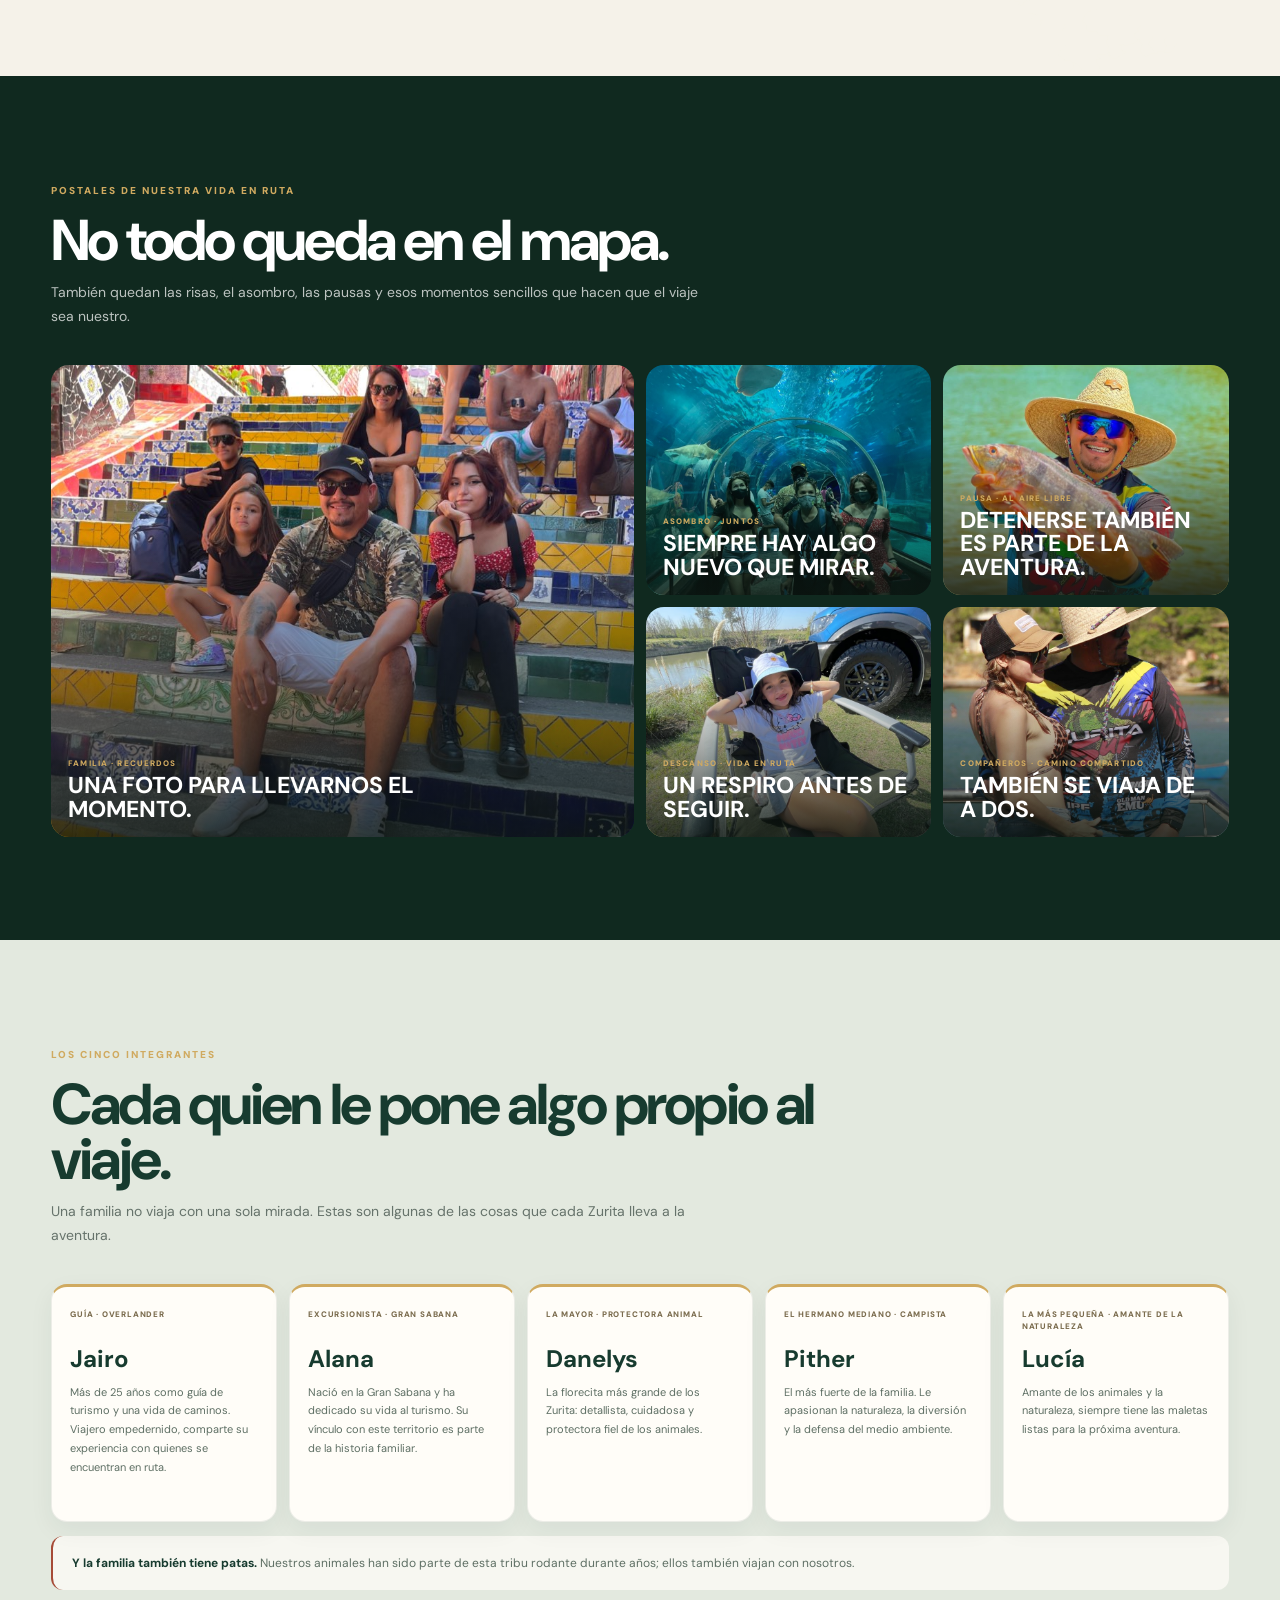
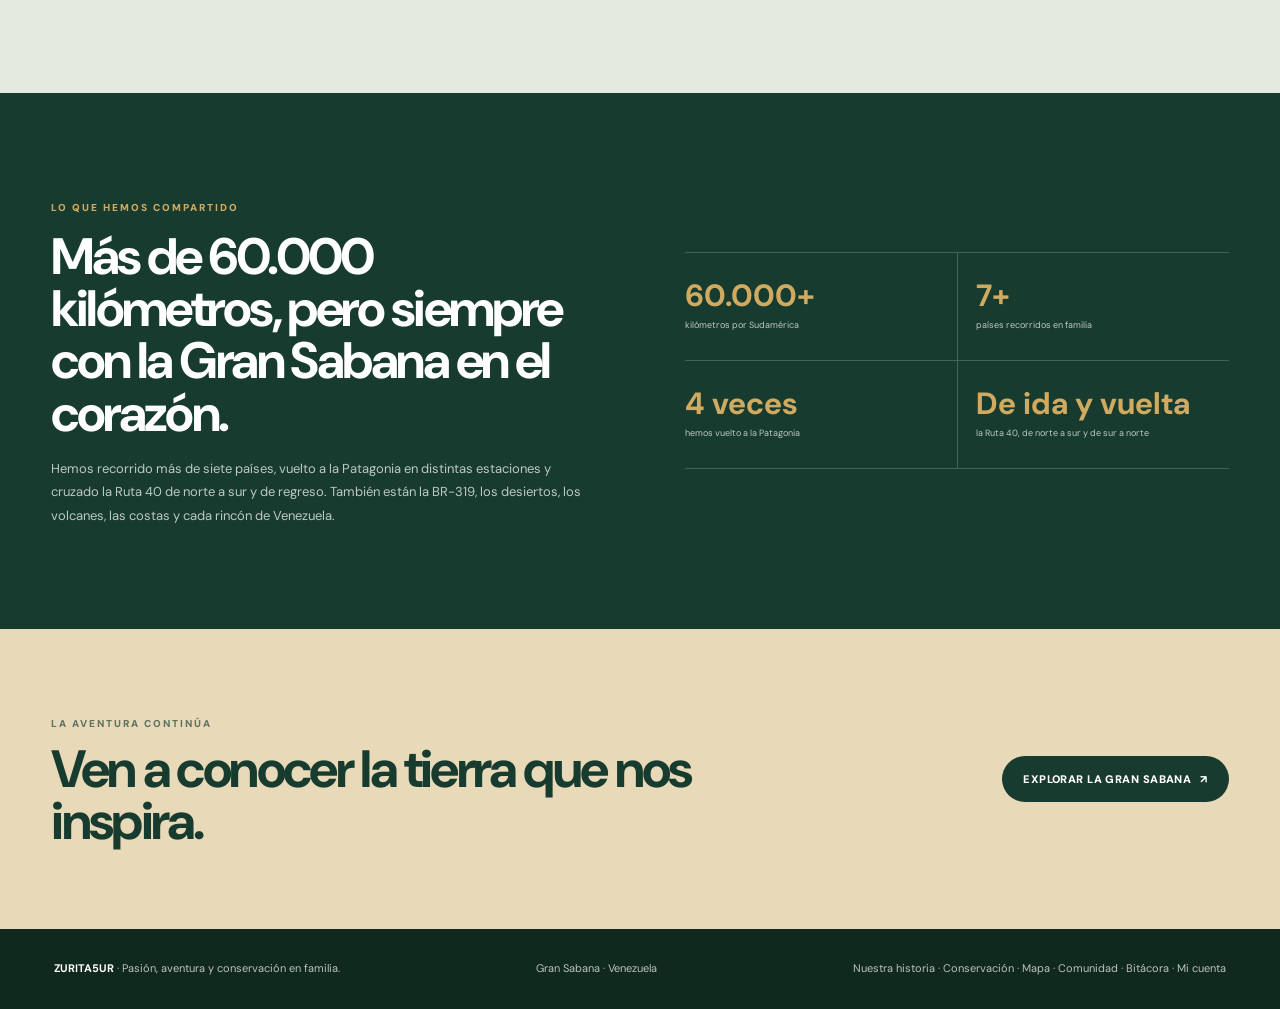
<file: demo-alternativa/historia.html>
﻿<!doctype html>
<html lang="es">
<head>
  <meta charset="utf-8">
  <meta name="viewport" content="width=device-width, initial-scale=1">
  <meta name="theme-color" content="#173b2f">
  <meta name="description" content="Conoce la historia, las rutas y la tripulación de Zurita5ur, una familia viajera de la Gran Sabana.">
  <title>Nuestra historia · Zurita5ur</title>
  <link rel="icon" href="../assets/zurita-logo.png">
  <link rel="preconnect" href="https://fonts.googleapis.com">
  <link rel="preconnect" href="https://fonts.gstatic.com" crossorigin>
  <link href="https://fonts.googleapis.com/css2?family=Barlow+Condensed:wght@500;600;700;800&family=DM+Sans:wght@400;500;600;700;800&display=swap" rel="stylesheet">
  <link rel="stylesheet" href="../assets/app.css">
  <link rel="stylesheet" href="../assets/story.css">
  <link rel="stylesheet" href="demo-alternativa.css">
</head>
<body class="editorial-page family-story-page">
  <header class="site-header">
    <nav class="site-nav" aria-label="Navegación principal">
      <a class="site-brand" href="index.html"><img src="../assets/zurita-logo.png" alt=""><span><strong>ZURITA5UR</strong><small>Familia · ruta · conservación</small></span></a>
      <div class="site-links" id="siteLinks">
        <a href="historia.html" aria-current="page">Nuestra historia</a>
        <a href="conservacion.html">Conservación</a>
        <a href="mapa.html">Mapa</a>
        <a href="comunidad.html">Comunidad</a>
        <a href="bitacora.html">Bitácora</a>
        <a href="cuenta.html">Mi cuenta</a>
      </div>
      <a class="ui-button" href="mapa.html">Explorar el mapa <span>↗</span></a>
      <button class="nav-menu-button" id="navMenuButton" type="button" aria-label="Abrir menú" aria-controls="siteLinks" aria-expanded="false">☰</button>
    </nav>
  </header>

  <main>
    <section class="editorial-hero story-hero" aria-labelledby="storyTitle">
      <img src="../assets/174213393300075562.jpg" alt="La familia Zurita comparte una visita a Río de Janeiro">
      <div class="editorial-hero-content">
        <span class="page-kicker">Somos los Zurita · cinco viajeros</span>
        <h1 id="storyTitle">Un apellido.<br>Cinco formas de vivir la aventura.</h1>
        <p>Zurita por el legado que nos une. 5 por quienes hacen de cada viaje una historia en familia. La Gran Sabana es nuestra casa y Sudamérica, un camino que seguimos descubriendo juntos.</p>
        <a class="story-hero-link" href="#tripulacion">Conoce a la familia <span aria-hidden="true">↓</span></a>
      </div>
      <span class="story-hero-caption">Familia Zurita · juntos en el camino</span>
    </section>

    <section class="story-origin" aria-labelledby="originTitle">
      <div class="story-origin-grid">
        <div class="story-origin-copy">
          <span class="page-kicker">Nuestro origen</span>
          <h2 id="originTitle">La Gran Sabana no es solo el punto de partida.</h2>
          <p>Es nuestra casa. Nacimos y crecimos rodeados por sus paisajes, y llevamos ese vínculo con nosotros incluso cuando el camino nos lleva lejos.</p>
          <p>Zurita5ur nació del sueño compartido de explorar Sudamérica y convertir el viaje en una forma de vivir y conectar con el mundo. Somos cinco, viajamos con nuestros animales y siempre encontramos una razón para volver a casa.</p>
          <div class="story-origin-signature"><strong>Zurita</strong><span>un apellido, un legado</span><i aria-hidden="true"></i><strong>5</strong><span>la familia que hace camino</span></div>
        </div>
        <figure class="story-origin-photo">
          <img src="../assets/174213426200025926.jpg" alt="La familia recorre un paisaje rocoso durante una excursión">
          <figcaption>La Gran Sabana sigue siendo casa, incluso cuando estamos lejos.</figcaption>
        </figure>
      </div>
    </section>

    <section class="story-album" aria-labelledby="albumTitle">
      <div class="story-content-wrap">
        <header class="story-section-heading">
          <span class="page-kicker">Postales de nuestra vida en ruta</span>
          <h2 id="albumTitle">No todo queda en el mapa.</h2>
          <p>También quedan las risas, el asombro, las pausas y esos momentos sencillos que hacen que el viaje sea nuestro.</p>
        </header>
        <div class="story-album-grid">
          <figure class="story-album-photo story-album-photo-feature">
            <img src="../assets/174213393300075878.jpg" alt="La familia posa junta durante una visita a unas escalinatas coloridas" loading="lazy">
            <figcaption><small>Familia · recuerdos</small><strong>Una foto para llevarnos el momento.</strong></figcaption>
          </figure>
          <figure class="story-album-photo">
            <img src="../assets/174213393300034988.jpg" alt="La familia contempla un gran acuario durante una visita" loading="lazy">
            <figcaption><small>Asombro · juntos</small><strong>Siempre hay algo nuevo que mirar.</strong></figcaption>
          </figure>
          <figure class="story-album-photo">
            <img src="../assets/174213426000020736.jpg" alt="Un viajero sostiene un pez durante una jornada de pesca" loading="lazy">
            <figcaption><small>Pausa · al aire libre</small><strong>Detenerse también es parte de la aventura.</strong></figcaption>
          </figure>
          <figure class="story-album-photo">
            <img src="../assets/174213426300046088.jpg" alt="Una joven viajera descansa en una silla durante una parada" loading="lazy">
            <figcaption><small>Descanso · vida en ruta</small><strong>Un respiro antes de seguir.</strong></figcaption>
          </figure>
          <figure class="story-album-photo">
            <img src="../assets/174213426300059782.jpg" alt="Una pareja comparte un momento al aire libre durante el viaje" loading="lazy">
            <figcaption><small>Compañeros · camino compartido</small><strong>También se viaja de a dos.</strong></figcaption>
          </figure>
        </div>
      </div>
    </section>

    <section class="story-crew" id="tripulacion" aria-labelledby="crewTitle">
      <div class="story-content-wrap">
        <header class="story-section-heading">
          <span class="page-kicker">Los cinco integrantes</span>
          <h2 id="crewTitle">Cada quien le pone algo propio al viaje.</h2>
          <p>Una familia no viaja con una sola mirada. Estas son algunas de las cosas que cada Zurita lleva a la aventura.</p>
        </header>
        <div class="story-crew-grid">
          <article class="story-crew-card">
            <span class="story-crew-role">Guía · overlander</span>
            <h3>Jairo</h3>
            <p>Más de 25 años como guía de turismo y una vida de caminos. Viajero empedernido, comparte su experiencia con quienes se encuentran en ruta.</p>
          </article>
          <article class="story-crew-card">
            <span class="story-crew-role">Excursionista · Gran Sabana</span>
            <h3>Alana</h3>
            <p>Nació en la Gran Sabana y ha dedicado su vida al turismo. Su vínculo con este territorio es parte de la historia familiar.</p>
          </article>
          <article class="story-crew-card">
            <span class="story-crew-role">La mayor · protectora animal</span>
            <h3>Danelys</h3>
            <p>La florecita más grande de los Zurita: detallista, cuidadosa y protectora fiel de los animales.</p>
          </article>
          <article class="story-crew-card">
            <span class="story-crew-role">El hermano mediano · campista</span>
            <h3>Pither</h3>
            <p>El más fuerte de la familia. Le apasionan la naturaleza, la diversión y la defensa del medio ambiente.</p>
          </article>
          <article class="story-crew-card">
            <span class="story-crew-role">La más pequeña · amante de la naturaleza</span>
            <h3>Lucía</h3>
            <p>Amante de los animales y la naturaleza, siempre tiene las maletas listas para la próxima aventura.</p>
          </article>
        </div>
        <p class="story-companions"><strong>Y la familia también tiene patas.</strong> Nuestros animales han sido parte de esta tribu rodante durante años; ellos también viajan con nosotros.</p>
      </div>
    </section>

    <section class="story-journey" aria-labelledby="journeyTitle">
      <div class="story-content-wrap">
        <div class="story-journey-copy">
          <span class="page-kicker">Lo que hemos compartido</span>
          <h2 id="journeyTitle">Más de 60.000 kilómetros, pero siempre con la Gran Sabana en el corazón.</h2>
          <p>Hemos recorrido más de siete países, vuelto a la Patagonia en distintas estaciones y cruzado la Ruta 40 de norte a sur y de regreso. También están la BR-319, los desiertos, los volcanes, las costas y cada rincón de Venezuela.</p>
        </div>
        <div class="story-journey-notes" aria-label="Algunos recuerdos de ruta">
          <p><strong>60.000+</strong><span>kilómetros por Sudamérica</span></p>
          <p><strong>7+</strong><span>países recorridos en familia</span></p>
          <p><strong>4 veces</strong><span>hemos vuelto a la Patagonia</span></p>
          <p><strong>De ida y vuelta</strong><span>la Ruta 40, de norte a sur y de sur a norte</span></p>
        </div>
      </div>
    </section>

    <section class="story-end">
      <div class="story-content-wrap story-end-inner">
        <div>
          <span class="page-kicker">La aventura continúa</span>
          <h2>Ven a conocer la tierra que nos inspira.</h2>
        </div>
        <a class="ui-button" href="mapa.html">Explorar la Gran Sabana <span>↗</span></a>
      </div>
    </section>
  </main>

  <footer class="site-footer"><div><span><strong>ZURITA5UR</strong> · Pasión, aventura y conservación en familia.</span><span>Gran Sabana · Venezuela</span><span><a href="historia.html">Nuestra historia</a> · <a href="conservacion.html">Conservación</a> · <a href="mapa.html">Mapa</a> · <a href="comunidad.html">Comunidad</a> · <a href="bitacora.html">Bitácora</a> · <a href="cuenta.html">Mi cuenta</a></span></div></footer>
  <nav class="mobile-route-dock" aria-label="Navegación rápida">
    <a class="mobile-dock-item" href="index.html"><span class="mobile-dock-icon" aria-hidden="true"><svg viewBox="0 0 24 24"><path d="m3 10 9-7 9 7M5 9v11h14V9M9 20v-6h6v6"/></svg></span><span>Inicio</span></a>
    <a class="mobile-dock-item mobile-dock-community" href="comunidad.html" aria-label="Abrir la comunidad"><span class="mobile-dock-icon" aria-hidden="true"><svg viewBox="0 0 24 24"><circle cx="9" cy="8" r="3"/><path d="M3 20v-1a6 6 0 0 1 12 0v1M16 5.5a3 3 0 0 1 0 5.5M18 14a5 5 0 0 1 3 4.5V20"/></svg></span><span>Comunidad</span></a>
    <a class="mobile-dock-item mobile-dock-map" href="mapa.html?startDemoRoute=1" aria-label="Abrir el mapa e iniciar el recorrido de demostración"><span class="mobile-dock-map-icon" aria-hidden="true"><svg viewBox="0 0 24 24"><path d="m3 6 6-2 6 2 6-2v14l-6 2-6-2-6 2V6Z"/><path d="M9 4v14M15 6v14"/></svg></span><span>Mapa</span></a>
    <a class="mobile-dock-item mobile-dock-account" href="cuenta.html"><span class="mobile-dock-icon" aria-hidden="true"><svg viewBox="0 0 24 24"><circle cx="12" cy="8" r="3.5"/><path d="M5 20v-1a7 7 0 0 1 14 0v1"/></svg></span><span>Mi cuenta</span></a>
    <a class="mobile-dock-item mobile-dock-whatsapp" href="https://wa.me/584125580049?text=Hola%20Jairo%2C%20estoy%20conociendo%20la%20historia%20de%20Zurita5ur." target="_blank" rel="noopener" aria-label="Escribir a Jairo por WhatsApp"><span class="mobile-dock-icon" aria-hidden="true"><img src="../assets/whatsapp.svg" alt=""></span><span>WhatsApp</span></a>
  </nav>
  <a class="wa-float" href="https://wa.me/584125580049?text=Hola%20Jairo%2C%20estoy%20conociendo%20la%20historia%20de%20Zurita5ur." target="_blank" rel="noopener" aria-label="Escribir a Jairo por WhatsApp"><img src="../assets/whatsapp.svg" alt=""></a>
  <script>
    const header = document.querySelector(".site-header");
    const updateHeader = () => header.classList.toggle("scrolled",window.scrollY > 12);
    updateHeader();
    window.addEventListener("scroll",updateHeader,{passive:true});
    document.getElementById("navMenuButton").addEventListener("click",event => {
      const open = document.getElementById("siteLinks").classList.toggle("open");
      event.currentTarget.setAttribute("aria-expanded",String(open));
      event.currentTarget.setAttribute("aria-label",open ? "Cerrar menú" : "Abrir menú");
      event.currentTarget.textContent = open ? "×" : "☰";
    });
    document.querySelectorAll("#siteLinks a").forEach(link => link.addEventListener("click",() => {
      document.getElementById("siteLinks").classList.remove("open");
      const button = document.getElementById("navMenuButton");
      button.setAttribute("aria-expanded","false");
      button.setAttribute("aria-label","Abrir menú");
      button.textContent = "☰";
    }));
  </script>
</body>
</html>
</file>
<file: assets/app.css>
:root {
  color-scheme: light;
  --ink: #1c241e;
  --muted: #6b7068;
  --forest: #111b16;
  --forest-soft: #24352b;
  --lime: #d3ad58;
  --sand: #e6dece;
  --paper: #f3efe5;
  --accent: #a64b37;
  --accent-deep: #803627;
  --line: rgba(28,36,30,.16);
  --serif: Georgia, "Times New Roman", serif;
  --display: "Barlow Condensed", Impact, sans-serif;
  --sans: Inter, ui-sans-serif, system-ui, -apple-system, BlinkMacSystemFont, "Segoe UI", sans-serif;
}

* { box-sizing: border-box; }
html { min-height: 100%; scroll-behavior: smooth; }
body { min-width: 320px; min-height: 100vh; margin: 0; background: var(--paper); color: var(--ink); font-family: var(--sans); }
a { color: inherit; text-decoration: none; }
button, input, select { font: inherit; }
button, a { -webkit-tap-highlight-color: transparent; }
img { display: block; max-width: 100%; }
.site-header { position: sticky; z-index: 1000; top: 0; height: 74px; border-bottom: 1px solid rgba(255,255,255,.1); background: rgba(23,37,31,.88); color: white; backdrop-filter: blur(16px); -webkit-backdrop-filter: blur(16px); transition: background .25s,box-shadow .25s; }
.site-header.scrolled { background: rgba(23,37,31,.76); box-shadow: 0 8px 28px rgba(13,25,20,.17); }
.site-nav { width: min(1180px,calc(100% - 48px)); height: 100%; display: flex; align-items: center; justify-content: space-between; gap: 20px; margin: auto; }
.site-brand { display: flex; align-items: center; gap: 10px; min-width: max-content; }
.site-brand img { width: 48px; height: 48px; object-fit: contain; }
.site-brand strong { display: block; font-size: 13px; letter-spacing: .12em; }
.site-brand small { display: block; margin-top: 3px; color: #b6c1b8; font-size: 8px; letter-spacing: .13em; text-transform: uppercase; }
.site-links { display: flex; align-items: center; gap: clamp(16px,2.4vw,31px); }
.site-links a { color: #d7ded8; font-size: 11px; font-weight: 720; transition: color .18s; }
.site-links a:hover, .site-links a[aria-current="page"] { color: var(--lime); }
.ui-button { min-height: 43px; display: inline-flex; align-items: center; justify-content: center; gap: 9px; padding: 0 17px; border: 1px solid transparent; border-radius: 999px; background: var(--lime); color: var(--forest); font-size: 11px; font-weight: 850; cursor: pointer; transition: transform .18s,background .18s,box-shadow .18s; }
.ui-button:hover { transform: translateY(-2px); background: #e3f49a; box-shadow: 0 8px 20px rgba(23,37,31,.16); }
.ui-button.dark { background: var(--forest); color: white; }
.ui-button.dark:hover { background: var(--forest-soft); box-shadow: 0 8px 20px rgba(23,37,31,.2); }
.ui-button.outline { border-color: var(--line); background: transparent; color: var(--ink); }
.ui-button:disabled { cursor: not-allowed; opacity: .55; transform: none; }
.nav-menu-button { display: none; width: 42px; height: 42px; border: 1px solid rgba(255,255,255,.25); border-radius: 50%; background: transparent; color: white; font-size: 18px; }
.site-footer { padding: 25px 22px; background: var(--forest); color: #bfc9c1; font-size: 10px; line-height: 1.6; }
.site-footer > div { width: min(1180px,calc(100% - 48px)); display: flex; align-items: center; justify-content: space-between; gap: 18px; margin: auto; }
.site-footer strong { color: white; }
.wa-float { position: fixed; z-index: 1000; right: 20px; bottom: 20px; width: 48px; height: 48px; display: grid; place-items: center; border: 1px solid rgba(255,255,255,.28); border-radius: 50%; background: #1e9e59; color: white; box-shadow: 0 5px 18px rgba(0,0,0,.32); transition: transform .2s,background .2s,box-shadow .2s; }
.wa-float img { display: block; width: 24px; height: 24px; }
.wa-float:hover { transform: translateY(-3px); background: #168b4b; box-shadow: 0 8px 22px rgba(0,0,0,.35); }
.wa-float:focus-visible { outline: 3px solid rgba(211,173,88,.9); outline-offset: 3px; }
.toast { position: fixed; z-index: 2000; right: 20px; bottom: 88px; width: min(380px,calc(100% - 40px)); padding: 15px 18px; border: 1px solid rgba(255,255,255,.12); border-radius: 7px; background: var(--forest); color: white; font-size: 12px; line-height: 1.55; box-shadow: 0 12px 40px rgba(0,0,0,.2); opacity: 0; pointer-events: none; transform: translateY(9px); transition: .2s; }
.toast.show { opacity: 1; transform: translateY(0); }
.page-kicker { color: #78837a; font-size: 9px; font-weight: 850; letter-spacing: .16em; text-transform: uppercase; }
.page-title { margin: 11px 0; font: 700 clamp(38px,5vw,60px)/1.08 var(--display); letter-spacing: -.035em; }
.page-description { max-width: 650px; margin: 0; color: var(--muted); font-size: 13px; line-height: 1.7; }
.notice { padding: 11px 13px; border: 1px solid rgba(194,145,67,.23); border-radius: 5px; background: #f9f2df; color: #72552a; font-size: 10px; line-height: 1.55; }

/* Full-screen map workspace */
.map-page { overflow-x: hidden; background: #e8e8dc; }
.map-topline { min-height: 64px; display: flex; align-items: center; justify-content: space-between; gap: 14px; padding: 10px clamp(14px,2.4vw,32px); background: white; border-bottom: 1px solid var(--line); }
.map-topline-copy { display: flex; align-items: center; gap: 12px; }
.back-link { display: inline-flex; align-items: center; gap: 7px; color: #546158; font-size: 10px; font-weight: 800; }
.map-topline h1 { margin: 0; font: 700 24px/1.1 var(--display); }
.map-topline p { margin: 3px 0 0; color: var(--muted); font-size: 9px; }
.live-status { display: inline-flex; align-items: center; gap: 8px; padding: 8px 11px; border: 1px solid var(--line); border-radius: 999px; background: var(--paper); color: #58655c; font-size: 9px; font-weight: 800; white-space: nowrap; }
.live-status::before { width: 7px; height: 7px; border-radius: 50%; background: var(--accent); content: ""; }
.live-status.active { color: #326d41; }
.live-status.active::before { background: #55a364; }
.atlas-layout { height: calc(100dvh - 138px); min-height: 590px; display: grid; grid-template-columns: minmax(0,1fr) 365px; }
.atlas-map-panel { position: relative; min-width: 0; min-height: 0; background: #dfe7dc; }
#atlasMap { position: absolute; inset: 0; background: #dfe7dc; }
.atlas-filters { position: absolute; z-index: 500; top: 16px; left: 16px; right: 16px; display: flex; justify-content: flex-start; gap: 5px; padding: 6px; overflow-x: auto; border: 1px solid rgba(27,38,32,.1); border-radius: 8px; background: rgba(251,250,246,.96); box-shadow: 0 7px 25px rgba(27,38,32,.13); scrollbar-width: thin; }
.atlas-filter { min-height: 39px; flex: 0 0 auto; padding: 0 13px; border: 0; border-radius: 5px; background: transparent; color: #59655c; font-size: 10px; font-weight: 850; cursor: pointer; }
.atlas-filter.active,.atlas-filter:hover { background: var(--forest); color: white; }
.atlas-map-badge { position: absolute; z-index: 500; bottom: 17px; left: 17px; max-width: calc(100% - 34px); padding: 10px 13px; border: 1px solid rgba(27,38,32,.1); border-radius: 5px; background: rgba(251,250,246,.94); color: #435044; font-size: 10px; line-height: 1.45; box-shadow: 0 4px 18px rgba(27,38,32,.1); }
.atlas-map-badge strong { color: var(--forest); }
.atlas-side { min-height: 0; display: flex; flex-direction: column; border-left: 1px solid var(--line); background: var(--paper); }
.atlas-side-head { padding: 20px 19px 14px; border-bottom: 1px solid var(--line); }
.atlas-side-head .page-kicker { font-size: 8px; }
.atlas-side-head h2 { margin: 7px 0 5px; font: 700 29px/1.08 var(--display); }
.atlas-side-head p { margin: 0; color: var(--muted); font-size: 10px; line-height: 1.55; }
.atlas-search { width: 100%; height: 39px; margin-top: 12px; padding: 0 12px; border: 1px solid var(--line); border-radius: 5px; outline: 0; background: white; font-size: 11px; }
.atlas-search:focus { border-color: #667d6a; box-shadow: 0 0 0 3px rgba(88,117,91,.12); }
.route-start { width: 100%; justify-content: space-between; margin-top: 10px; border-radius: 3px; }
.route-start:hover { transform: none; }
.route-start[aria-pressed="true"] { background: var(--accent); color: white; }
.route-status { margin: 7px 0 0; color: #788278; font-size: 9px; line-height: 1.5; }
.atlas-locked-preview { margin-top: 12px; padding: 10px; border: 1px solid rgba(28,36,30,.12); background: rgba(255,255,255,.62); }
.locked-preview-title { margin: 0 0 8px; color: var(--forest); font-size: 9px; font-weight: 850; letter-spacing: .08em; text-transform: uppercase; }
.locked-option-grid { display: grid; grid-template-columns: repeat(2,minmax(0,1fr)); gap: 5px; }
.locked-option-grid span { display: block; padding: 6px 7px; background: #f0eee6; color: #59655c; font-size: 9px; font-weight: 750; }
.locked-preview-note { margin: 7px 0 0; color: #788278; font-size: 8px; line-height: 1.45; }
.atlas-results { min-height: 130px; flex: 1; padding: 7px 11px; overflow: auto; }
.place-row { width: 100%; display: grid; grid-template-columns: 39px minmax(0,1fr) auto; align-items: center; gap: 10px; padding: 11px 8px; border: 0; border-bottom: 1px solid rgba(27,38,32,.07); background: transparent; text-align: left; cursor: pointer; transition: background .16s; }
.place-row:hover,.place-row.selected { border-radius: 5px; background: #f1f0e8; }
.place-number { width: 36px; height: 36px; display: grid; place-items: center; border-radius: 11px; background: #e9eee2; color: var(--forest); font-size: 14px; }
.place-number.locked { background: #e8e8dc; }
.place-row strong { display: block; overflow: hidden; font-size: 11px; text-overflow: ellipsis; white-space: nowrap; }
.place-row small { display: block; margin-top: 4px; color: var(--muted); font-size: 8px; }
.place-lock { color: #8d563a; font-size: 13px; }
.atlas-purchase { padding: 15px 18px 17px; border-top: 1px solid var(--line); background: white; }
.purchase-header { display: flex; justify-content: space-between; align-items: end; gap: 10px; }
.purchase-header small { display: block; color: var(--muted); font-size: 8px; font-weight: 800; letter-spacing: .1em; text-transform: uppercase; }
.purchase-header strong { display: block; margin-top: 3px; font: 700 28px/1.1 var(--display); }
.purchase-header em { color: #58655c; font-size: 9px; font-style: normal; }
.payment-split { margin: 9px 0 11px; padding: 0; list-style: none; }
.payment-split li { display: flex; justify-content: space-between; gap: 10px; padding: 5px 0; border-bottom: 1px solid rgba(27,38,32,.07); color: #667168; font-size: 9px; }
.payment-split b { color: var(--ink); }
.atlas-purchase .ui-button { width: 100%; }
.access-footnote { margin: 7px 0 0; color: #79837a; font-size: 8px; line-height: 1.5; text-align: center; }
.poi-icon { width: 35px; height: 35px; display: grid; place-items: center; border: 2px solid #fff; border-radius: 50% 50% 50% 6px; background: var(--accent); color: var(--forest); box-shadow: 0 3px 12px rgba(20,35,27,.3); font-size: 14px; font-weight: 900; transform: rotate(-45deg); }
.poi-icon span { transform: rotate(45deg); }
.poi-icon.exclusive,.poi-icon.camp { background: var(--forest); }
.poi-icon.demo { background: var(--lime); color: var(--forest); }
.poi-icon.locked { background: var(--forest); color: var(--lime); font-size: 12px; }
.poi-icon.route { border-radius: 50%; background: #ad582f; }
.access-on .poi-icon.exclusive,.access-on .poi-icon.camp,.access-on .poi-icon.route { background: #408154; }
.place-row-locked { cursor: pointer; }
.place-row-locked .place-number { background: var(--forest); color: var(--lime); }
.leaflet-marker-icon:hover .poi-icon { transform: rotate(-45deg) scale(1.13); }
.demo-route { stroke-dasharray: 9 10 !important; }
.leaflet-popup-content-wrapper { padding: 0; overflow: hidden; border-radius: 8px; }
.leaflet-popup-content { width: 275px !important; margin: 0; font-family: var(--sans); }
.poi-popup img { width: 100%; height: 125px; object-fit: cover; }
.poi-popup-content { padding: 12px 14px 14px; }
.poi-popup-tag { color: #788278; font-size: 8px; font-weight: 850; letter-spacing: .12em; text-transform: uppercase; }
.poi-popup h3 { margin: 6px 0; font: 700 23px/1.12 var(--display); }
.poi-popup p { margin: 6px 0; color: #58635a; font-size: 10px; line-height: 1.5; }
.poi-popup .coords { color: #68746a; font-size: 8px; }
.poi-popup .poi-popup-demo-note { padding: 9px; border-left: 3px solid var(--accent); background: #f7f0df; color: #72552a; }
.poi-popup .poi-action { width: 100%; min-height: 37px; margin-top: 8px; border: 0; border-radius: 4px; background: var(--forest); color: white; font-size: 10px; font-weight: 850; cursor: pointer; }
.leaflet-control-zoom a { width: 39px !important; height: 39px !important; line-height: 37px !important; background: var(--forest) !important; color: white !important; border-color: rgba(255,255,255,.25) !important; font-size: 22px !important; }
.leaflet-control-zoom a:hover { background: var(--forest-soft) !important; }
.leaflet-control-attribution { font-size: 8px !important; }
.map-disclaimer { padding: 8px 15px; background: #f1eee5; color: #6d776e; font-size: 8px; line-height: 1.4; }

/* Member account */
.account-page { background: #f3f0e8; }
.account-main { width: min(1190px,calc(100% - 44px)); min-height: calc(100dvh - 132px); margin: 0 auto; padding: 54px 0 68px; }
.account-intro { margin-bottom: 25px; }
.account-intro h1 { margin: 9px 0; font: 700 clamp(38px,5vw,56px)/1.08 var(--display); letter-spacing: -.035em; }
.account-intro p { max-width: 650px; margin: 0; color: var(--muted); font-size: 12px; line-height: 1.7; }
.account-layout { display: grid; grid-template-columns: minmax(0,1.3fr) minmax(300px,.7fr); gap: 20px; align-items: start; }
.account-card { padding: 23px; border: 1px solid var(--line); border-radius: 8px; background: white; box-shadow: 0 11px 35px rgba(27,38,32,.045); }
.account-card h2 { margin: 0; font: 700 28px/1.1 var(--display); }
.account-card > p { margin: 7px 0 18px; color: var(--muted); font-size: 10px; line-height: 1.6; }
.login-fields { display: grid; grid-template-columns: 1fr 1fr; gap: 12px; }
.field { display: grid; gap: 6px; }
.field label { color: #58635a; font-size: 9px; font-weight: 850; letter-spacing: .05em; }
.field input,.field select { width: 100%; min-width: 0; height: 43px; padding: 0 12px; border: 1px solid var(--line); border-radius: 5px; outline: 0; background: #fff; color: var(--ink); font-size: 11px; }
.field input:focus,.field select:focus { border-color: #667d6a; box-shadow: 0 0 0 3px rgba(88,117,91,.1); }
.login-actions { display: flex; flex-wrap: wrap; gap: 9px; margin-top: 14px; }
.field-message { min-height: 17px; margin: 11px 0 0; color: #a4472b; font-size: 10px; }
.field-message.success { color: #347149; }
.demo-disclaimer { margin-top: 13px; padding-top: 12px; border-top: 1px solid var(--line); color: #788278; font-size: 9px; line-height: 1.6; }
.dashboard { display: none; }
.dashboard.visible { display: contents; }
.login-view.hidden { display: none; }
.dashboard-main { display: grid; gap: 16px; }
.dashboard-header { display: flex; justify-content: space-between; align-items: flex-start; gap: 15px; }
.dashboard-header p { margin: 6px 0 0; color: var(--muted); font-size: 10px; }
.member-badge { display: inline-flex; align-items: center; gap: 7px; padding: 8px 10px; border-radius: 999px; background: #edf5e9; color: #326d41; font-size: 9px; font-weight: 850; white-space: nowrap; }
.member-badge::before { width: 7px; height: 7px; border-radius: 50%; background: #55a364; content: ""; }
.member-badge.expired { background: #f9ece6; color: #9c4a2d; }
.member-badge.expired::before { background: #d27b50; }
.membership-card { position: relative; overflow: hidden; padding: 22px; border-radius: 7px; background: var(--forest); color: white; }
.membership-card::after { position: absolute; top: -82px; right: -59px; width: 220px; height: 220px; border: 1px solid rgba(220,229,197,.24); border-radius: 50%; box-shadow: 0 0 0 25px rgba(220,229,197,.05),0 0 0 52px rgba(220,229,197,.04); content: ""; }
.membership-card small { color: var(--lime); font-size: 8px; font-weight: 850; letter-spacing: .14em; text-transform: uppercase; }
.membership-card h3 { position: relative; z-index: 1; margin: 8px 0; font: 700 31px/1.12 var(--display); }
.membership-card p { position: relative; z-index: 1; margin: 0; color: #c6d0c8; font-size: 10px; line-height: 1.6; }
.membership-meta { position: relative; z-index: 1; display: grid; grid-template-columns: repeat(3,1fr); gap: 9px; margin-top: 18px; }
.membership-meta div { padding-top: 10px; border-top: 1px solid rgba(255,255,255,.21); }
.membership-meta b { display: block; font: 500 20px var(--serif); }
.membership-meta span { color: #c6d0c8; font-size: 8px; }
.membership-progress { position: relative; z-index: 1; margin-top: 17px; }
.membership-progress-label { display: flex; justify-content: space-between; gap: 10px; margin-bottom: 7px; color: #c6d0c8; font-size: 9px; }
.membership-progress-label strong { color: white; font-weight: 750; }
.membership-progress-track { height: 7px; overflow: hidden; border-radius: 999px; background: rgba(255,255,255,.18); }
.membership-progress-fill { width: 0; height: 100%; border-radius: inherit; background: var(--lime); transition: width .8s cubic-bezier(.2,.8,.2,1); }
.dashboard-actions { display: flex; flex-wrap: wrap; gap: 8px; }
.payment-table { width: 100%; border-collapse: collapse; }
.payment-table th { padding: 9px 6px; border-bottom: 1px solid var(--line); color: #79837a; font-size: 8px; text-align: left; text-transform: uppercase; letter-spacing: .07em; }
.payment-table td { padding: 11px 6px; border-bottom: 1px solid rgba(27,38,32,.07); font-size: 9px; }
.payment-status { display: inline-flex; padding: 5px 7px; border-radius: 999px; background: #f9f2df; color: #72552a; font-size: 8px; font-weight: 850; }
.payment-status.paid { background: #edf5e9; color: #326d41; }
.empty-payments { padding: 15px 0 2px; color: var(--muted); font-size: 10px; line-height: 1.6; }
.payment-form { display: none; gap: 11px; margin-top: 14px; padding-top: 14px; border-top: 1px solid var(--line); }
.payment-form.open { display: grid; }
.payment-form .field textarea { width: 100%; min-height: 66px; padding: 10px 12px; border: 1px solid var(--line); border-radius: 5px; font: 11px var(--sans); resize: vertical; }
.payment-form .field textarea:focus { outline: 2px solid rgba(88,117,91,.15); border-color: #667d6a; }
.help-card { display: grid; gap: 14px; }
.help-row { display: grid; grid-template-columns: 35px 1fr; align-items: start; gap: 10px; }
.help-icon { width: 33px; height: 33px; display: grid; place-items: center; border-radius: 9px; background: var(--sand); font-size: 13px; }
.help-row strong { display: block; margin: 2px 0 4px; font-size: 10px; }
.help-row span { display: block; color: var(--muted); font-size: 9px; line-height: 1.5; }
.section-label { margin: 0 0 12px; font-size: 9px; font-weight: 850; letter-spacing: .12em; text-transform: uppercase; }
.account-access-links { display: flex; flex-wrap: wrap; gap: 14px; margin-top: 15px; }
.account-access-links a { color: #52664e; font-size: 9px; font-weight: 850; text-decoration: underline; text-underline-offset: 3px; }

/* Editorial pages */
.editorial-page { background: var(--paper); }
.editorial-hero { position: relative; min-height: 470px; display: flex; align-items: end; overflow: hidden; background: var(--forest); color: white; }
.editorial-hero > img { position: absolute; inset: 0; width: 100%; height: 100%; object-fit: cover; opacity: .7; }
.editorial-hero::after { position: absolute; inset: 0; background: linear-gradient(90deg,rgba(13,25,20,.78),rgba(13,25,20,.12)),linear-gradient(0deg,rgba(13,25,20,.6),transparent 75%); content: ""; }
.editorial-hero-content { position: relative; z-index: 1; width: min(1180px,calc(100% - 44px)); margin: 0 auto; padding: 72px 0 57px; }
.editorial-hero .page-kicker { color: var(--lime); }
.editorial-hero h1 { max-width: 850px; margin: 13px 0; font: 700 clamp(46px,8vw,82px)/1.02 var(--display); letter-spacing: -.035em; }
.editorial-hero p { max-width: 650px; margin: 0; color: rgba(255,255,255,.87); font-size: 14px; line-height: 1.8; }
.editorial-section { padding: 74px 0; }
.editorial-section.soft { background: var(--sand); }
.editorial-section.dark { background: var(--forest); color: white; }
.editorial-section.dark .page-kicker { color: var(--lime); }
.editorial-section-head { max-width: 730px; margin-bottom: 30px; }
.editorial-section-head h2 { margin: 10px 0; font: 700 clamp(33px,5vw,51px)/1.08 var(--display); letter-spacing: -.025em; }
.editorial-section-head p { margin: 0; color: var(--muted); font-size: 13px; line-height: 1.8; }
.editorial-section.dark .editorial-section-head p { color: #c6d0c8; }
.editorial-copy { max-width: 790px; color: var(--muted); font-size: 14px; line-height: 1.9; }
.editorial-copy p { margin: 0 0 16px; }
.editorial-grid { display: grid; grid-template-columns: repeat(3,minmax(0,1fr)); gap: 16px; }
.editorial-card { overflow: hidden; border: 1px solid var(--line); border-radius: 8px; background: white; box-shadow: 0 8px 25px rgba(27,38,32,.045); transition: transform .22s,box-shadow .22s; }
.editorial-card:hover { transform: translateY(-5px); box-shadow: 0 18px 38px rgba(27,38,32,.12); }
.editorial-card img { width: 100%; aspect-ratio: 1.45; object-fit: cover; transition: transform .5s; }
.editorial-card:hover img { transform: scale(1.035); }
.editorial-card-body { padding: 20px; }
.editorial-card small { color: #617062; font-size: 9px; font-weight: 850; letter-spacing: .12em; text-transform: uppercase; }
.editorial-card h3 { margin: 8px 0; font: 700 25px/1.12 var(--display); }
.editorial-card p { margin: 0; color: var(--muted); font-size: 11px; line-height: 1.7; }
.editorial-quote { max-width: 850px; margin: 0; padding-left: 22px; border-left: 3px solid var(--lime); font: 700 clamp(25px,4vw,39px)/1.25 var(--display); }
.editorial-stat-grid { display: grid; grid-template-columns: repeat(3,1fr); gap: 14px; margin-top: 28px; }
.editorial-stat { padding: 19px; border: 1px solid rgba(255,255,255,.18); border-radius: 7px; }
.editorial-stat strong { display: block; color: var(--lime); font: 700 31px/1.1 var(--display); }
.editorial-stat span { display: block; margin-top: 6px; color: #d3dbd4; font-size: 10px; line-height: 1.6; }
.editorial-end { padding: 47px 0; background: var(--lime); }
.editorial-end-inner { display: flex; align-items: center; justify-content: space-between; gap: 24px; }
.editorial-end h2 { max-width: 650px; margin: 0; font: 700 clamp(28px,4vw,41px)/1.12 var(--display); }
.editorial-end .ui-button { flex: 0 0 auto; background: var(--forest); color: white; }
.editorial-end .ui-button:hover { background: var(--forest-soft); }
.site-header .nav-menu-button { cursor: pointer; }
.site-header .site-links a { padding-block: 8px; }
.site-header .site-links a:hover { color: var(--lime); }
.site-header .site-links a[aria-current="page"] { color: var(--lime); }
.leaflet-popup-content-wrapper { transform-origin: 50% 100%; animation: popup-enter .22s ease-out both; }
@keyframes popup-enter { from { opacity: 0; transform: translateY(8px) scale(.97); } to { opacity: 1; transform: translateY(0) scale(1); } }
@media (prefers-reduced-motion: reduce) {
  *,*::before,*::after { scroll-behavior: auto !important; animation-duration: .01ms !important; animation-iteration-count: 1 !important; transition-duration: .01ms !important; }
}

@media (max-width: 900px) {
  .site-links { gap: 14px; }
  .site-links a { font-size: 10px; }
  .site-nav { gap: 12px; }
  .site-nav > .ui-button { padding-inline: 12px; font-size: 10px; }
  .atlas-layout { grid-template-columns: minmax(0,1fr) 325px; }
  .atlas-filters { left: 10px; right: 10px; }
  .atlas-filter { padding-inline: 10px; }
  .editorial-grid { grid-template-columns: repeat(2,minmax(0,1fr)); }
}
@media (max-width: 700px) {
  .site-header { height: 66px; }
  .site-nav { width: calc(100% - 36px); }
  .site-brand img { width: 42px; height: 42px; }
  .site-brand strong { font-size: 11px; }
  .site-brand small { font-size: 7px; }
  .nav-menu-button { display: grid; place-items: center; }
  .site-links { position: absolute; top: 65px; left: 0; right: 0; display: none; padding: 8px 20px 15px; background: var(--forest); }
  .site-links.open { display: grid; gap: 0; }
  .site-links a { padding: 12px 0; border-bottom: 1px solid rgba(255,255,255,.1); font-size: 12px; }
  .site-nav > .ui-button { display: none; }
  .site-header.scrolled { background: rgba(23,37,31,.9); }
  .site-footer > div { flex-direction: column; }
  .map-page { overflow: auto; }
  .map-topline { min-height: 57px; padding: 8px 12px; }
  .map-topline h1 { font-size: 19px; }
  .map-topline p { max-width: 185px; font-size: 8px; }
  .map-topline .ui-button { min-height: 37px; padding-inline: 12px; font-size: 9px; }
  .live-status { display: none; }
  .atlas-layout { height: auto; min-height: 0; display: flex; flex-direction: column; }
  .atlas-map-panel { height: min(61dvh,580px); min-height: 420px; }
  #atlasMap { min-height: 420px; }
  .atlas-filters { top: 8px; left: 8px; right: 8px; gap: 3px; padding: 4px; }
  .atlas-filter { min-height: 38px; padding: 0 9px; font-size: 9px; }
  .atlas-map-badge { bottom: 9px; left: 9px; font-size: 9px; }
  .atlas-side { border-top: 1px solid var(--line); border-left: 0; }
  .atlas-side-head { padding: 16px 14px 12px; }
  .atlas-results { max-height: 280px; flex: 0 0 auto; }
  .place-row { min-height: 56px; }
  .atlas-purchase { padding: 15px 14px 18px; }
  .map-disclaimer { padding: 9px 13px; }
  .leaflet-control-zoom a { width: 43px !important; height: 43px !important; line-height: 41px !important; }
  .account-main { width: calc(100% - 28px); padding: 35px 0 45px; }
  .account-layout { grid-template-columns: 1fr; gap: 13px; }
  .account-card { padding: 18px; }
  .account-card h2 { font-size: 24px; }
  .editorial-hero { min-height: 430px; }
  .editorial-hero-content { width: calc(100% - 32px); padding: 55px 0 38px; }
  .editorial-hero p { font-size: 13px; }
  .editorial-section { padding: 54px 0; }
  .editorial-grid { grid-template-columns: 1fr; gap: 12px; }
  .editorial-card-body { padding: 17px; }
  .editorial-card h3 { font-size: 23px; }
  .editorial-stat-grid { gap: 8px; }
  .editorial-stat { padding: 13px 10px; }
  .editorial-stat strong { font-size: 25px; }
  .editorial-stat span { font-size: 9px; }
  .editorial-end-inner { align-items: flex-start; flex-direction: column; }
  .toast { right: 12px; bottom: 82px; width: calc(100% - 24px); }
  .wa-float { right: 14px; bottom: 14px; }
}
@media (max-width: 430px) {
  .login-fields { grid-template-columns: 1fr; }
  .login-actions > * { width: 100%; }
  .membership-meta { grid-template-columns: 1fr 1fr 1fr; gap: 6px; }
  .membership-meta b { font-size: 18px; }
  .payment-table th:nth-child(2),.payment-table td:nth-child(2) { display: none; }
  .map-topline-copy { gap: 7px; }
  .back-link { font-size: 0; }
  .back-link::before { content: "←"; font-size: 17px; }
  .poi-popup { max-width: 72vw; }
  .leaflet-popup-content { width: min(260px,72vw) !important; }
  .membership-progress-label { font-size: 8px; }
  .atlas-side-head h2 { font-size: 26px; }
  .place-row strong { font-size: 12px; }
  .place-row small { font-size: 9px; }
}

/* Zurita5ur expedition journal visual system */
:root {
  --ink: #1c241e;
  --muted: #6b7068;
  --forest: #111b16;
  --forest-soft: #24352b;
  --lime: #d3ad58;
  --sand: #e6dece;
  --paper: #f3efe5;
  --accent: #a64b37;
  --accent-deep: #803627;
  --line: rgba(28,36,30,.16);
  --display: "Barlow Condensed", Impact, sans-serif;
  --sans: "DM Sans", Inter, ui-sans-serif, system-ui, sans-serif;
  --serif: "DM Sans", Inter, ui-sans-serif, system-ui, sans-serif;
}

body { background: var(--paper); }
.site-header { height: 78px; border-bottom-color: rgba(255,255,255,.13); background: rgba(17,27,22,.96); }
.site-nav { width: min(1320px,calc(100% - 64px)); gap: 30px; }
.site-brand { gap: 12px; }
.site-brand img { width: 52px; height: 52px; }
.site-brand strong { font-size: 14px; letter-spacing: .16em; }
.site-brand small { color: #b6c1b8; font-size: 9px; letter-spacing: .14em; }
.site-links { gap: clamp(18px,2.1vw,32px); }
.site-links a { position: relative; padding-block: 12px; color: #e2e8e2; font-size: 12px; font-weight: 650; }
.site-links a::after { position: absolute; right: 0; bottom: 4px; left: 0; height: 2px; background: var(--lime); content: ""; transform: scaleX(0); transform-origin: left; transition: transform .2s ease; }
.site-links a:hover::after,.site-links a[aria-current="page"]::after { transform: scaleX(1); }
.site-links a:hover,.site-links a[aria-current="page"] { color: white; }
.ui-button { min-height: 46px; padding-inline: 20px; border-radius: 3px; background: var(--lime); color: #172019; font-size: 11px; letter-spacing: .04em; text-transform: uppercase; }
.ui-button:hover { background: #e1c276; box-shadow: 0 9px 22px rgba(0,0,0,.2); }
.ui-button.dark { background: var(--forest); color: white; }
.nav-menu-button { width: 44px; height: 44px; border-radius: 3px; }
.site-footer { padding: 31px 22px; background: #1d392f; font-size: 11px; }
.site-footer > div { width: min(1320px,calc(100% - 64px)); }
.site-footer a { transition: color .18s; }
.site-footer a:hover { color: var(--lime); }
.page-kicker { color: var(--accent-deep); font-size: 10px; letter-spacing: .2em; }
.page-title,.account-intro h1,.account-card h2,.atlas-side-head h2 { font-family: var(--display); font-weight: 700; letter-spacing: -.025em; }
.notice { border-left: 3px solid var(--accent); border-radius: 0; }

.editorial-page { background: var(--paper); }
.editorial-hero { min-height: min(690px,76vw); min-height: clamp(540px,68vh,700px); align-items: end; }
.editorial-hero > img { opacity: .84; filter: saturate(.82) contrast(1.09); transform: scale(1.015); animation: expedition-photo-arrive 1.1s cubic-bezier(.2,.7,.2,1) both; }
.editorial-hero::after { background: linear-gradient(90deg,rgba(18,43,35,.76),rgba(18,43,35,.08) 80%),linear-gradient(0deg,rgba(18,43,35,.78),transparent 74%); }
.editorial-hero-content { width: min(1320px,calc(100% - 80px)); padding: 84px 0 76px; }
.editorial-hero-content::after { position: absolute; right: 0; bottom: 79px; color: rgba(255,255,255,.78); font-size: 10px; font-weight: 700; letter-spacing: .2em; text-transform: uppercase; writing-mode: vertical-rl; content: "ZURITA5UR  /  VENEZUELA"; }
.editorial-hero .page-kicker { display: flex; align-items: center; gap: 12px; color: var(--lime); }
.editorial-hero .page-kicker::before { width: 35px; height: 1px; background: currentColor; content: ""; }
.editorial-hero h1 { max-width: 960px; margin: 20px 0 21px; font: 700 clamp(62px,5.5vw,96px)/.9 var(--display); letter-spacing: -.025em; text-transform: uppercase; }
.editorial-hero p { max-width: 610px; margin-left: 4px; padding-left: 16px; border-left: 2px solid var(--accent); color: rgba(255,255,255,.9); font-size: 15px; line-height: 1.75; }
.editorial-section { padding: clamp(70px,9vw,132px) 0; }
.editorial-section.soft { background: #eae4d7; }
.editorial-section.dark { background: var(--forest); }
.editorial-section > .wrap,.editorial-end-inner { width: min(1240px,calc(100% - 80px)); margin-inline: auto; }
.editorial-section-head { max-width: 850px; margin-bottom: 43px; }
.editorial-section-head h2 { max-width: 820px; margin: 14px 0; font: 700 clamp(40px,4.2vw,68px)/.96 var(--display); letter-spacing: -.02em; text-transform: uppercase; }
.editorial-section-head p { max-width: 680px; color: #65726b; font-size: 14px; line-height: 1.8; }
.editorial-section.dark .editorial-section-head p { color: #c1ccc4; }
.editorial-copy { max-width: 890px; margin-left: clamp(0px,13vw,180px); padding: 6px 0 6px 28px; border-left: 1px solid rgba(145,173,160,.8); color: #59665f; font-size: 15px; line-height: 1.85; }
.editorial-copy p { margin: 0 0 20px; }
.editorial-grid { grid-template-columns: repeat(3,minmax(0,1fr)); gap: 18px; counter-reset: expedition-card; }
.editorial-card { position: relative; border: 0; border-radius: 0; background: #fffdfa; box-shadow: 0 12px 30px rgba(23,36,31,.07); counter-increment: expedition-card; }
.editorial-card::before { position: absolute; z-index: 2; top: 14px; left: 14px; display: grid; width: 38px; height: 38px; place-items: center; background: var(--accent); color: var(--forest); font: 700 20px/1 var(--display); content: "0" counter(expedition-card); }
.editorial-card:hover { transform: translateY(-7px); box-shadow: 0 24px 44px rgba(23,36,31,.16); }
.editorial-card img { aspect-ratio: 1.1; filter: saturate(.88); }
.editorial-card-body { padding: 24px 23px 27px; }
.editorial-card small { color: var(--accent-deep); font-size: 9px; letter-spacing: .17em; }
.editorial-card h3 { margin: 10px 0 12px; font: 700 29px/1 var(--display); letter-spacing: -.01em; text-transform: uppercase; }
.editorial-card p { color: #65716a; font-size: 12px; line-height: 1.8; }
.editorial-section.dark .editorial-card { background: #315347; color: white; }
.editorial-section.dark .editorial-card p { color: #c1ccc4; }
.editorial-quote { max-width: 1000px; padding-left: 28px; border-left: 3px solid var(--accent); font: 600 clamp(36px,4.2vw,68px)/1.02 var(--display); text-transform: uppercase; }
.editorial-stat-grid { gap: 0; border-top: 1px solid rgba(255,255,255,.24); }
.editorial-stat { padding: 22px 18px 10px 0; border: 0; border-right: 1px solid rgba(255,255,255,.2); border-radius: 0; }
.editorial-stat + .editorial-stat { padding-left: 22px; }
.editorial-stat strong { color: var(--accent); font: 700 clamp(36px,4vw,52px)/1 var(--display); }
.editorial-stat span { max-width: 250px; font-size: 11px; }
.editorial-end { padding: clamp(42px,7vw,90px) 0; background: #dce7dc; }
.editorial-end-inner { width: min(1240px,calc(100% - 80px)); }
.editorial-end h2 { max-width: 800px; font: 700 clamp(40px,4.4vw,66px)/.98 var(--display); letter-spacing: -.015em; text-transform: uppercase; }
.editorial-end .ui-button { background: var(--forest); color: white; }

.account-page { background: #eae4d7; }
.account-main { width: min(1240px,calc(100% - 64px)); padding: 68px 0 84px; }
.account-intro { margin-bottom: 34px; }
.account-intro h1 { margin: 12px 0; font-size: clamp(56px,8vw,100px); line-height: .85; text-transform: uppercase; }
.account-intro p { max-width: 760px; font-size: 14px; line-height: 1.8; }
.account-layout { grid-template-columns: minmax(0,1.3fr) minmax(300px,.7fr); gap: 18px; }
.account-card { padding: clamp(22px,3vw,38px); border: 0; border-radius: 0; box-shadow: 0 14px 40px rgba(23,36,31,.08); }
.account-card h2 { font-size: 38px; line-height: .95; text-transform: uppercase; }
.account-card > p { font-size: 12px; line-height: 1.7; }
.field label { font-size: 10px; letter-spacing: .1em; }
.field input,.field select { height: 48px; border-radius: 2px; font-size: 13px; }
.membership-card { padding: 30px; border-radius: 0; background: linear-gradient(130deg,#24463b,#3a5e50); }
.membership-card h3 { font-size: clamp(38px,5vw,58px); line-height: .9; text-transform: uppercase; }
.membership-card p { font-size: 12px; }
.membership-meta b { font: 700 29px/1 var(--display); }
.membership-meta span { font-size: 10px; }
.membership-progress-track { height: 8px; border-radius: 0; }
.help-row { grid-template-columns: 42px 1fr; gap: 13px; }
.help-icon { width: 40px; height: 40px; border-radius: 0; background: #eae4d7; }
.help-row strong { font-size: 12px; }
.help-row span { font-size: 11px; line-height: 1.65; }
.payment-table th { font-size: 9px; }
.payment-table td { font-size: 11px; }

.map-page { background: #e9e2d3; }
.map-topline { min-height: 78px; padding-inline: clamp(20px,4vw,60px); background: #f5f2ea; }
.map-topline h1 { font: 700 clamp(26px,3vw,38px)/.95 var(--display); text-transform: uppercase; }
.map-topline p { font-size: 11px; }
.back-link { text-transform: uppercase; letter-spacing: .08em; }
.atlas-layout { grid-template-columns: minmax(0,1fr) 390px; }
.atlas-side { background: #f5f2ea; }
.atlas-side-head { padding: 28px 25px 18px; }
.atlas-side-head h2 { font-size: 42px; line-height: .92; text-transform: uppercase; }
.atlas-side-head p { font-size: 12px; line-height: 1.7; }
.atlas-search { height: 45px; border-radius: 0; font-size: 12px; }
.place-row { padding-block: 13px; }
.place-number { border-radius: 0; background: #e6dfd0; font: 700 19px/1 var(--display); }
.place-row strong { font: 700 19px/1 var(--display); text-transform: uppercase; }
.atlas-purchase { padding: 20px 24px 24px; }
.purchase-header strong { font: 700 25px/1 var(--display); text-transform: uppercase; }
.purchase-header em { font: 700 30px/1 var(--display); }
.payment-split li { font-size: 11px; }
.atlas-filter { border-radius: 2px; text-transform: uppercase; letter-spacing: .04em; }
.map-disclaimer { padding: 13px max(20px,calc((100% - 1320px)/2)); font-size: 9px; line-height: 1.6; }

@keyframes expedition-photo-arrive { from { opacity: .45; transform: scale(1.06); } to { opacity: .84; transform: scale(1.015); } }
@media (max-width: 900px) {
  .site-nav { width: calc(100% - 40px); }
  .site-links { gap: 13px; }
  .site-links a { font-size: 10px; }
  .editorial-hero-content { width: calc(100% - 48px); }
  .editorial-section > .wrap,.editorial-end-inner { width: calc(100% - 48px); }
  .account-main { width: calc(100% - 40px); }
  .atlas-layout { grid-template-columns: minmax(0,1fr) 350px; }
}
@media (max-width: 700px) {
  .site-header { height: 68px; }
  .site-nav { width: calc(100% - 32px); }
  .site-brand img { width: 43px; height: 43px; }
  .site-brand strong { font-size: 12px; }
  .site-brand small { font-size: 7px; }
  .site-links { top: 67px; padding: 10px 20px 17px; }
  .site-links a { font-size: 13px; }
  .site-footer > div { width: calc(100% - 24px); align-items: flex-start; }
  .editorial-hero { min-height: 590px; min-height: 78svh; }
  .editorial-hero-content { width: calc(100% - 36px); padding: 62px 0 44px; }
  .editorial-hero-content::after { right: 0; bottom: 43px; font-size: 8px; }
  .editorial-hero h1 { max-width: 95%; margin: 17px 0; font-size: clamp(56px,14vw,92px); line-height: .82; }
  .editorial-hero p { max-width: 92%; font-size: 13px; }
  .editorial-section { padding: 68px 0; }
  .editorial-section > .wrap,.editorial-end-inner { width: calc(100% - 36px); }
  .editorial-section-head { margin-bottom: 28px; }
  .editorial-section-head h2 { font-size: clamp(44px,12vw,66px); }
  .editorial-copy { margin-left: 0; padding-left: 17px; font-size: 13px; }
  .editorial-grid { grid-template-columns: 1fr; gap: 14px; }
  .editorial-card img { aspect-ratio: 1.38; }
  .editorial-card h3 { font-size: 32px; }
  .editorial-card-body { padding: 20px; }
  .editorial-quote { padding-left: 17px; font-size: clamp(38px,10vw,54px); }
  .editorial-stat-grid { grid-template-columns: 1fr; }
  .editorial-stat,.editorial-stat + .editorial-stat { padding: 18px 0; border-right: 0; border-bottom: 1px solid rgba(255,255,255,.19); }
  .editorial-stat strong { font-size: 43px; }
  .editorial-end-inner { align-items: flex-start; }
  .editorial-end h2 { font-size: clamp(44px,12vw,63px); }
  .account-main { width: calc(100% - 30px); padding: 48px 0 62px; }
  .account-layout { grid-template-columns: minmax(0,1fr); gap: 13px; }
  .account-intro h1 { font-size: clamp(54px,14vw,78px); }
  .account-card { padding: 20px; }
  .account-card h2 { font-size: 33px; }
  .membership-card { padding: 22px 19px; }
  .membership-card h3 { font-size: 43px; }
  .atlas-layout { grid-template-columns: 1fr; }
  .atlas-side-head { padding: 20px 16px 15px; }
  .atlas-side-head h2 { font-size: 38px; }
  .atlas-purchase { padding: 18px 16px 21px; }
}
@media (prefers-reduced-motion: reduce) {
  .editorial-hero > img { animation: none; }
}
@media (min-width: 1440px) {
  .site-nav,.site-footer > div { width: min(1640px,calc(100% - clamp(64px,8vw,160px))); }
  .editorial-hero { min-height: min(680px,calc(100svh - 78px)); }
  .editorial-hero-content { width: min(1640px,calc(100% - clamp(64px,8vw,160px))); }
  .editorial-hero h1 { max-width: 1080px; font-size: clamp(66px,4.4vw,86px); }
  .editorial-hero p { max-width: 760px; font-size: 16px; }
  .editorial-section > .wrap,.editorial-end-inner { width: min(1560px,calc(100% - clamp(64px,8vw,160px))); }
  .editorial-section { padding-block: clamp(72px,5.5vw,100px); }
  .editorial-section-head { max-width: 900px; margin-bottom: clamp(38px,3vw,56px); }
  .editorial-section-head h2 { max-width: 900px; font-size: clamp(44px,3.8vw,64px); }
  .editorial-section-head p { max-width: 760px; font-size: 15px; }
  .editorial-copy { max-width: 1000px; margin-left: clamp(60px,7vw,130px); font-size: 16px; }
  .editorial-grid { gap: clamp(18px,1.8vw,32px); }
  .editorial-card-body { padding: clamp(22px,1.8vw,34px); }
  .editorial-card h3 { font-size: clamp(30px,2vw,38px); }
  .editorial-card p { font-size: 13px; }
  .editorial-quote { max-width: 1100px; font-size: clamp(44px,3.5vw,68px); }
  .editorial-stat { padding-block: 24px 14px; }
  .editorial-stat strong { font-size: clamp(48px,4vw,70px); }
  .editorial-stat span { max-width: 320px; font-size: 12px; }
  .editorial-end { padding-block: clamp(54px,5vw,90px); }
  .editorial-end h2 { max-width: 900px; font-size: clamp(46px,3.8vw,66px); }
  .account-main { width: min(1440px,calc(100% - clamp(64px,8vw,160px))); padding-block: clamp(64px,5vw,96px); }
  .account-intro h1 { font-size: clamp(62px,4.4vw,84px); }
  .account-intro p { max-width: 820px; font-size: 15px; }
  .account-layout { gap: clamp(22px,2vw,36px); }
  .account-card { padding: clamp(28px,2vw,40px); }
  .account-card h2 { font-size: clamp(36px,2.5vw,46px); }
  .account-card > p,.membership-card p { font-size: 13px; }
  .field label { font-size: 11px; }
  .field input,.field select { height: 52px; font-size: 14px; }
  .help-row strong { font-size: 13px; }
  .help-row span { font-size: 12px; }
  .payment-table th { font-size: 10px; }
  .payment-table td { font-size: 12px; }
  .map-disclaimer { padding-inline: max(48px,calc((100% - 1640px)/2)); }
}

.mobile-route-dock { display: none; }

@media (max-width: 760px) {
  body { padding-bottom: calc(94px + env(safe-area-inset-bottom)); }
  .mobile-route-dock {
    position: fixed;
    z-index: 1100;
    right: 0;
    bottom: 0;
    left: 0;
    min-height: calc(76px + env(safe-area-inset-bottom));
    display: grid;
    grid-template-columns: repeat(5,minmax(0,1fr));
    align-items: center;
    padding: 8px max(16px,env(safe-area-inset-left)) calc(8px + env(safe-area-inset-bottom)) max(16px,env(safe-area-inset-right));
    border-top: 1px solid rgba(28,36,30,.12);
    background: rgba(243,239,229,.97);
    box-shadow: 0 -8px 24px rgba(17,27,22,.16);
    backdrop-filter: blur(14px);
    -webkit-backdrop-filter: blur(14px);
  }
  .mobile-dock-item {
    min-width: 0;
    display: flex;
    flex-direction: column;
    align-items: center;
    justify-content: center;
    gap: 4px;
    padding: 0;
    border: 0;
    background: transparent;
    color: var(--forest-soft);
    font-size: 9px;
    font-weight: 750;
    line-height: 1.1;
    text-align: center;
    text-decoration: none;
    cursor: pointer;
    -webkit-tap-highlight-color: transparent;
    transition: color .18s,transform .18s;
  }
  .mobile-dock-item:active { transform: scale(.96); }
  .mobile-dock-item:focus-visible { outline: 2px solid var(--lime); outline-offset: 3px; border-radius: 8px; }
  .mobile-dock-icon {
    width: 35px;
    height: 35px;
    display: grid;
    place-items: center;
    border-radius: 50%;
    background: rgba(36,53,43,.08);
    color: var(--forest-soft);
  }
  .mobile-dock-icon svg { width: 19px; height: 19px; fill: none; stroke: currentColor; stroke-linecap: round; stroke-linejoin: round; stroke-width: 1.8; }
  .mobile-dock-item[aria-current="page"] .mobile-dock-icon { background: var(--lime); color: var(--forest); }
  .mobile-dock-map { transform: translateY(-10px); }
  .mobile-dock-map:active { transform: translateY(-10px) scale(.96); }
  .mobile-dock-map-icon {
    width: 58px;
    height: 58px;
    display: grid;
    place-items: center;
    border: 4px solid var(--paper);
    border-radius: 50%;
    background: var(--lime);
    color: var(--forest);
    box-shadow: 0 5px 16px rgba(17,27,22,.22);
  }
  .mobile-dock-map-icon svg { width: 26px; height: 26px; fill: none; stroke: currentColor; stroke-linecap: round; stroke-linejoin: round; stroke-width: 1.8; }
  .mobile-dock-map[aria-pressed="true"] .mobile-dock-map-icon { background: var(--forest); color: var(--lime); }
  .mobile-dock-whatsapp .mobile-dock-icon { background: #1e9e59; }
  .mobile-dock-whatsapp img { width: 20px; height: 20px; }
  .wa-float { display: none; }
}

@media (prefers-reduced-motion: reduce) {
  .mobile-dock-item { transition: none; }
}
</file>
<file: assets/bitacora.css>
.journal-page {
  --ink: #f0eadc;
  --muted: #b7b8ad;
  --forest: #101a15;
  --forest-soft: #1b2a21;
  --lime: #d3ad58;
  --sand: #17231c;
  --paper: #f0eadc;
  --accent: #a64b37;
  --accent-deep: #7e3528;
  --line: rgba(240,234,220,.16);
  --display: "Barlow Condensed", Impact, sans-serif;
  --sans: "DM Sans", Inter, ui-sans-serif, system-ui, sans-serif;
  background: var(--forest);
  color: var(--ink);
  font-family: var(--sans);
}

.journal-page main { overflow: hidden; background: var(--forest); }
.journal-page .site-header { height: 66px; border-bottom-color: rgba(255,255,255,.1); background: rgba(14,24,19,.96); }
.journal-page .site-header.scrolled { background: rgba(14,24,19,.88); }
.journal-page .site-nav,
.journal-page .site-footer > div { width: min(1640px,calc(100% - clamp(40px,7vw,144px))); }
.journal-page .site-nav { gap: clamp(16px,2vw,34px); }
.journal-page .site-brand img { width: 43px; height: 43px; }
.journal-page .site-brand strong { letter-spacing: .13em; }
.journal-page .site-brand small { color: #b5b4a9; }
.journal-page .site-links a { color: #d2d0c4; }
.journal-page .site-links a:hover,
.journal-page .site-links a[aria-current="page"] { color: var(--lime); }
.journal-page .site-nav > .ui-button {
  min-height: 38px;
  border-radius: 3px;
  background: var(--lime);
  color: #172019;
  font-size: 10px;
  letter-spacing: .04em;
  text-transform: uppercase;
}
.journal-page .site-footer {
  border-top: 1px solid var(--line);
  background: #0c1511;
  color: #b9b9ae;
}
.journal-page .site-footer strong { color: var(--ink); }

.journal-page .editorial-hero {
  min-height: min(760px,calc(100svh - 66px));
  align-items: center;
  background: #111b16;
}
.journal-page .editorial-hero > img {
  opacity: .84;
  filter: saturate(.72) contrast(1.12);
  transform: scale(1.02);
  animation: none;
}
.journal-page .editorial-hero::after {
  background: linear-gradient(90deg,rgba(10,17,14,.91) 0%,rgba(10,17,14,.7) 44%,rgba(10,17,14,.14) 100%),linear-gradient(0deg,rgba(10,17,14,.48),transparent 58%);
}
.journal-page .editorial-hero-content {
  width: min(1640px,calc(100% - clamp(40px,7vw,144px)));
  padding: 66px 0 58px;
}
.journal-page .editorial-hero-content::after { content: none; }
.journal-page .editorial-hero .page-kicker { color: var(--lime); }
.journal-page .editorial-hero .page-kicker::before { width: 20px; }
.journal-page .editorial-hero h1 {
  max-width: 800px;
  margin: 20px 0 17px;
  font: 800 clamp(66px,7vw,116px)/.82 var(--display);
  letter-spacing: -.025em;
}
.journal-page .editorial-hero p {
  max-width: 500px;
  margin: 0;
  padding: 0;
  border: 0;
  color: rgba(240,234,220,.78);
  font-size: 14px;
  line-height: 1.75;
}
.journal-page .editorial-section > .wrap,
.journal-page .editorial-end-inner {
  width: min(1640px,calc(100% - clamp(40px,7vw,144px)));
  margin-inline: auto;
}

.journal-page .editorial-section:not(.dark):not(.soft) {
  padding: clamp(66px,7vw,102px) 0;
  background-color: #101a15;
  background-image: linear-gradient(rgba(240,234,220,.035) 1px,transparent 1px),linear-gradient(90deg,rgba(240,234,220,.035) 1px,transparent 1px);
  background-size: 24px 24px;
  color: var(--ink);
}
.journal-page .editorial-section-head { max-width: 800px; margin-bottom: 27px; }
.journal-page .editorial-section:not(.soft) .page-kicker { color: var(--lime); }
.journal-page .editorial-section-head h2 {
  max-width: 820px;
  margin: 13px 0 8px;
  color: var(--ink);
  font: 800 clamp(40px,4.2vw,60px)/.95 var(--display);
  letter-spacing: -.015em;
  text-transform: uppercase;
}
.journal-page .editorial-section-head p { color: #b6b7ac; font-size: 11px; line-height: 1.7; }
.journal-page .editorial-grid {
  grid-template-columns: repeat(3,minmax(0,1fr));
  gap: 13px;
  counter-reset: journal-entry;
}
.journal-page .editorial-card {
  position: relative;
  border: 1px solid rgba(240,234,220,.22);
  border-radius: 4px;
  background: #19251e;
  color: var(--ink);
  box-shadow: none;
  counter-increment: journal-entry;
  transition: transform .22s,border-color .22s,box-shadow .22s;
}
.journal-page .editorial-card::before {
  top: 12px;
  left: 14px;
  display: block;
  width: auto;
  height: auto;
  background: transparent;
  color: var(--lime);
  content: "RUTA_0" counter(journal-entry);
  font: 800 8px/1 var(--sans);
  letter-spacing: .14em;
}
.journal-page .editorial-card:hover {
  transform: translateY(-4px);
  border-color: rgba(211,173,88,.6);
  box-shadow: 0 16px 34px rgba(0,0,0,.24);
}
.journal-page .editorial-card img {
  width: 100%;
  aspect-ratio: 1.55;
  object-fit: cover;
  filter: saturate(.7) brightness(.78);
}
.journal-page .editorial-card-body { padding: 15px 16px 17px; }
.journal-page .editorial-card small {
  color: var(--lime);
  font-size: 7px;
  font-weight: 800;
  letter-spacing: .13em;
}
.journal-page .editorial-card h3 {
  margin: 8px 0;
  color: #f0eadc;
  font: 700 23px/1 var(--display);
  text-transform: uppercase;
}
.journal-page .editorial-card p { color: #b4b5aa; font-size: 9px; line-height: 1.6; }

.journal-page .editorial-section.dark {
  padding: clamp(62px,6vw,88px) 0;
  border-top: 1px solid var(--line);
  border-bottom: 1px solid var(--line);
  background-color: #142019;
  background-image: linear-gradient(rgba(240,234,220,.03) 1px,transparent 1px),linear-gradient(90deg,rgba(240,234,220,.03) 1px,transparent 1px);
  background-size: 26px 26px;
  color: var(--ink);
}
.journal-page .editorial-quote {
  max-width: 1000px;
  padding-left: 22px;
  border-left: 2px solid var(--lime);
  color: var(--ink);
  font: 800 clamp(34px,4.2vw,64px)/.96 var(--display);
  text-transform: uppercase;
}
.journal-page .editorial-stat-grid {
  grid-template-columns: repeat(3,minmax(0,1fr));
  gap: 0;
  margin-top: 28px;
  border-top: 1px solid rgba(211,173,88,.58);
}
.journal-page .editorial-stat,
.journal-page .editorial-stat + .editorial-stat {
  padding: 20px clamp(14px,2vw,28px) 10px 0;
  border: 0;
  border-radius: 0;
}
.journal-page .editorial-stat + .editorial-stat {
  padding-left: clamp(14px,2vw,28px);
  border-left: 1px solid var(--line);
}
.journal-page .editorial-stat strong {
  color: var(--lime);
  font: 700 clamp(34px,3.5vw,47px)/.9 var(--display);
}
.journal-page .editorial-stat span { max-width: 250px; color: #b7b8ad; font-size: 9px; }

.journal-page .editorial-section.soft {
  padding: clamp(66px,7vw,102px) 0;
  background: #e8e4d8;
  color: var(--forest);
}
.journal-page .editorial-section.soft .page-kicker { color: var(--accent-deep); }
.journal-page .editorial-section.soft .editorial-section-head h2 { color: var(--forest); }
.journal-page .editorial-section.soft .editorial-section-head p { color: #5e6a62; }
.journal-page .editorial-copy {
  max-width: 890px;
  margin-left: clamp(0px,10vw,150px);
  padding: 6px 0 6px 24px;
  border-left: 1px solid rgba(16,26,21,.24);
  color: #59665f;
  font-size: 12px;
  line-height: 1.85;
}
.journal-page .editorial-copy p { margin: 0 0 16px; }
.journal-page .notice {
  border-left: 2px solid var(--accent-deep);
  border-radius: 0;
  background: #ded8c9;
  color: #4f5b52;
  font-size: 10px;
  line-height: 1.7;
}

.journal-page .editorial-end {
  padding: clamp(46px,6vw,76px) 0;
  border-top: 1px solid var(--line);
  background-color: #111b16;
  background-image: linear-gradient(rgba(240,234,220,.035) 1px,transparent 1px),linear-gradient(90deg,rgba(240,234,220,.035) 1px,transparent 1px);
  background-size: 26px 26px;
  color: var(--ink);
}
.journal-page .editorial-end h2 {
  max-width: 800px;
  color: var(--ink);
  font: 800 clamp(38px,4vw,60px)/.92 var(--display);
  letter-spacing: -.02em;
  text-transform: uppercase;
}
.journal-page .editorial-end .ui-button { border-radius: 3px; background: var(--lime); color: #172019; }
.journal-page .site-footer { font-family: var(--sans); }

@media (max-width: 1000px) {
  .journal-page .site-links { gap: 12px; }
  .journal-page .site-links a { font-size: 9px; }
  .journal-page .editorial-grid { grid-template-columns: repeat(2,minmax(0,1fr)); }
}

@media (max-width: 760px) {
  .journal-page .site-nav,
  .journal-page .site-footer > div,
  .journal-page .editorial-hero-content,
  .journal-page .editorial-section > .wrap,
  .journal-page .editorial-end-inner { width: calc(100% - 36px); }
  .journal-page .site-header { height: 66px; }
  .journal-page .site-nav { gap: 12px; }
  .journal-page .site-nav > .ui-button { display: none; }
  .journal-page .editorial-hero {
    min-height: min(740px,calc(100svh - 66px));
    align-items: end;
  }
  .journal-page .editorial-hero::after {
    background: linear-gradient(90deg,rgba(10,17,14,.78),rgba(10,17,14,.24)),linear-gradient(0deg,rgba(10,17,14,.83),transparent 78%);
  }
  .journal-page .editorial-hero > img { object-position: 54% center; opacity: .7; }
  .journal-page .editorial-hero-content { padding: 70px 0 42px; }
  .journal-page .editorial-hero h1 { max-width: 610px; margin: 17px 0; font-size: clamp(58px,12.5vw,82px); line-height: .84; }
  .journal-page .editorial-hero p { max-width: 470px; font-size: 12px; }
  .journal-page .editorial-hero-content::after { display: none; }
  .journal-page .editorial-section:not(.dark):not(.soft) { padding: 65px 0; }
  .journal-page .editorial-section-head h2 { font-size: clamp(43px,10vw,62px); }
  .journal-page .editorial-grid { grid-template-columns: 1fr; gap: 12px; }
  .journal-page .editorial-card { display: grid; grid-template-columns: minmax(110px,.78fr) minmax(0,1fr); align-items: stretch; }
  .journal-page .editorial-card img { height: 100%; min-height: 170px; aspect-ratio: auto; }
  .journal-page .editorial-card-body { padding: 14px 12px; }
  .journal-page .editorial-card h3 { font-size: 20px; }
  .journal-page .editorial-card p { font-size: 8px; }
  .journal-page .editorial-card::before { top: 9px; left: 10px; font-size: 7px; }
  .journal-page .editorial-quote { padding-left: 17px; font-size: clamp(38px,10vw,54px); }
  .journal-page .editorial-stat-grid { grid-template-columns: 1fr; }
  .journal-page .editorial-stat,
  .journal-page .editorial-stat + .editorial-stat {
    padding: 18px 0;
    border-left: 0;
    border-bottom: 1px solid var(--line);
  }
  .journal-page .editorial-stat strong { font-size: 43px; }
  .journal-page .editorial-copy { margin-left: 0; padding-left: 17px; font-size: 11px; }
  .journal-page .editorial-end-inner { align-items: flex-start; flex-direction: column; }
  .journal-page .editorial-end h2 { font-size: clamp(43px,10vw,60px); }
}

@media (max-width: 480px) {
  .journal-page .editorial-card { grid-template-columns: 1fr; }
  .journal-page .editorial-card img { height: auto; min-height: 0; aspect-ratio: 1.6; }
  .journal-page .editorial-card-body { padding: 15px; }
  .journal-page .editorial-card h3 { font-size: 22px; }
  .journal-page .editorial-card p { font-size: 9px; }
}

@media (prefers-reduced-motion: reduce) {
  .journal-page .editorial-card,
  .journal-page .editorial-card img { transition: none; }
}
</file>
<file: assets/comunidad.css>
.community-page { background: var(--forest); color: var(--ink); }
.community-page .community-hero { min-height: min(660px,calc(100svh - 66px)); }
.community-page .community-hero h1 {
  max-width: 760px;
  margin: 20px 0 17px;
  font: 800 clamp(50px,6.2vw,88px)/.88 var(--display);
  letter-spacing: -.025em;
  text-transform: uppercase;
}
.community-page .community-hero-link {
  display: inline-flex;
  align-items: center;
  gap: 10px;
  margin-top: 21px;
  padding: 11px 15px;
  border: 1px solid rgba(211,173,88,.78);
  background: var(--lime);
  color: #172019;
  font-size: 10px;
  font-weight: 850;
  letter-spacing: .06em;
  text-transform: uppercase;
}
.community-page .community-hero-link:hover { background: #e1c276; }

.community-board {
  padding: clamp(42px,6vw,82px) 0;
  background: #e8e4d8;
  color: var(--forest);
}
.community-wrap { width: min(1180px,calc(100% - 48px)); margin-inline: auto; }
.community-heading { max-width: 760px; margin-bottom: 22px; }
.community-heading .page-kicker { color: #806334; }
.community-heading h2 {
  margin: 12px 0 9px;
  color: var(--forest);
  font: 800 clamp(38px,4.6vw,62px)/.93 var(--display);
  letter-spacing: -.02em;
  text-transform: uppercase;
}
.community-heading p { max-width: 620px; margin: 0; color: #5e6a62; font-size: 12px; line-height: 1.7; }
.community-local-note {
  margin: 24px 0 28px;
  padding: 13px 16px;
  border-left: 3px solid #a47731;
  background: #f5efdE;
  color: #4e5b50;
  font-size: 11px;
  line-height: 1.6;
}
.community-local-note strong { color: #715326; }
.community-layout { display: grid; grid-template-columns: minmax(270px,.72fr) minmax(0,1.28fr); align-items: start; gap: 24px; }
.community-composer {
  position: sticky;
  top: 84px;
  padding: 22px;
  border: 1px solid rgba(28,36,30,.14);
  background: #f4f0e7;
  box-shadow: 0 12px 30px rgba(17,27,22,.07);
}
.community-eyebrow { color: #806334; font-size: 8px; font-weight: 850; letter-spacing: .15em; text-transform: uppercase; }
.community-composer h3,.community-feed-head h3 {
  margin: 8px 0 18px;
  color: var(--forest);
  font: 700 29px/1 var(--display);
  letter-spacing: -.01em;
  text-transform: uppercase;
}
.community-form-row { display: grid; grid-template-columns: minmax(0,1fr) minmax(0,1.08fr); gap: 10px; }
.community-field { display: grid; gap: 6px; margin-bottom: 13px; color: #37463c; font-size: 10px; font-weight: 750; }
.community-field input,.community-field select,.community-field textarea {
  width: 100%;
  min-width: 0;
  padding: 10px 11px;
  border: 1px solid rgba(28,36,30,.2);
  border-radius: 2px;
  background: #fffdf8;
  color: #1c241e;
  font-size: 12px;
  font-weight: 450;
}
.community-field input,.community-field select { min-height: 42px; }
.community-field input[type="file"] { padding: 8px; font-size: 10px; }
.community-field input[type="file"]::file-selector-button {
  margin-right: 9px;
  padding: 7px 9px;
  border: 0;
  border-radius: 2px;
  background: #e7dfce;
  color: var(--forest);
  font: 700 10px var(--sans);
  cursor: pointer;
}
.community-field textarea { min-height: 102px; resize: vertical; line-height: 1.55; }
.community-field input:focus-visible,.community-field select:focus-visible,.community-field textarea:focus-visible {
  outline: 2px solid #a47731;
  outline-offset: 1px;
}
.community-field small { color: #6b7068; font-size: 9px; font-weight: 500; line-height: 1.45; }
.community-optional { color: #77796f; font-size: 9px; font-weight: 500; }
.community-submit,.community-comment-submit {
  min-height: 43px;
  display: inline-flex;
  align-items: center;
  justify-content: center;
  gap: 10px;
  padding: 0 15px;
  border: 1px solid var(--forest);
  border-radius: 2px;
  background: var(--forest);
  color: #f0eadc;
  font-size: 9px;
  font-weight: 850;
  letter-spacing: .06em;
  text-transform: uppercase;
  cursor: pointer;
}
.community-submit:hover,.community-comment-submit:hover { background: var(--forest-soft); }
.community-submit:focus-visible,.community-comment-submit:focus-visible { outline: 3px solid var(--lime); outline-offset: 2px; }
.community-status { min-height: 16px; margin: 11px 0 0; color: #376344; font-size: 10px; line-height: 1.5; }
.community-status.is-error { color: #8a3327; }

.community-feed { min-width: 0; }
.community-feed-head { display: flex; align-items: end; justify-content: space-between; gap: 14px; }
.community-feed-head h3 { margin-bottom: 0; }
.community-count { flex: 0 0 auto; padding-bottom: 3px; color: #657066; font-size: 9px; }
.community-filters { display: flex; flex-wrap: wrap; gap: 6px; margin: 18px 0 14px; }
.community-filters button {
  min-height: 32px;
  padding: 0 11px;
  border: 1px solid rgba(28,36,30,.2);
  border-radius: 999px;
  background: transparent;
  color: #46534a;
  font-size: 9px;
  font-weight: 750;
  cursor: pointer;
}
.community-filters button[aria-pressed="true"] { border-color: var(--forest); background: var(--forest); color: #f0eadc; }
.community-filters button:focus-visible { outline: 2px solid #a47731; outline-offset: 2px; }
.community-posts { display: grid; gap: 12px; }
.community-post,.community-empty {
  min-width: 0;
  padding: 19px;
  border: 1px solid rgba(28,36,30,.13);
  background: #f7f4ec;
  box-shadow: 0 8px 20px rgba(17,27,22,.045);
}
.community-post-meta { display: flex; align-items: center; justify-content: space-between; gap: 10px; }
.community-post-meta time,.community-comment time { color: #778077; font-size: 9px; }
.community-tag {
  display: inline-flex;
  min-height: 23px;
  align-items: center;
  padding: 0 9px;
  border-radius: 999px;
  background: #e9e1d0;
  color: #6e5126;
  font-size: 8px;
  font-weight: 850;
  letter-spacing: .07em;
  text-transform: uppercase;
}
.community-tag.pregunta { background: #e6e9df; color: #35523f; }
.community-tag.foto { background: #e8e4d8; color: #485b50; }
.community-post h4 { margin: 13px 0 7px; color: var(--forest); font: 700 25px/1.05 var(--display); text-transform: uppercase; }
.community-post-content { margin: 0; color: #4f5b52; font-size: 11px; line-height: 1.7; overflow-wrap: anywhere; }
.community-post-photo { width: 100%; max-height: 460px; margin-top: 14px; object-fit: cover; background: #ddd8cb; }
.community-comments { margin-top: 16px; border-top: 1px solid rgba(28,36,30,.13); }
.community-comments summary { padding-top: 12px; color: #425046; font-size: 10px; font-weight: 800; cursor: pointer; }
.community-comment-list { display: grid; gap: 8px; margin-top: 10px; }
.community-comment { padding: 10px 12px; background: #ece9df; }
.community-comment > div { display: flex; align-items: center; justify-content: space-between; gap: 10px; }
.community-comment strong { color: #344238; font-size: 10px; }
.community-comment p,.community-no-comments { margin: 6px 0 0; color: #59645b; font-size: 10px; line-height: 1.6; overflow-wrap: anywhere; }
.community-comment-form { display: grid; grid-template-columns: minmax(120px,.65fr) minmax(0,1.35fr) auto; align-items: end; gap: 8px; margin-top: 12px; }
.community-comment-form .community-field { margin: 0; }
.community-comment-form textarea { min-height: 42px; }
.community-comment-submit { min-height: 39px; padding-inline: 11px; font-size: 8px; }
.community-empty { padding: 35px 22px; text-align: center; }
.community-empty > span { color: #806334; font-size: 8px; font-weight: 850; letter-spacing: .15em; }
.community-empty h3 { margin: 11px 0 7px; color: var(--forest); font: 700 27px/1.05 var(--display); text-transform: uppercase; }
.community-empty p { max-width: 390px; margin: 0 auto; color: #657066; font-size: 10px; line-height: 1.6; }

@media (max-width: 900px) {
  .community-layout { grid-template-columns: minmax(240px,.8fr) minmax(0,1.2fr); gap: 16px; }
  .community-composer { padding: 17px; }
  .community-form-row { grid-template-columns: 1fr; gap: 0; }
  .community-comment-form { grid-template-columns: 1fr 1.4fr; }
  .community-comment-submit { grid-column: 1 / -1; justify-self: end; }
}

@media (max-width: 760px) {
  .community-page .community-hero { min-height: 490px; }
  .community-page .community-hero h1 { max-width: 560px; font-size: clamp(47px,11vw,68px); line-height: .86; }
  .community-page .community-hero-link { margin-top: 17px; }
  .community-wrap { width: calc(100% - 36px); }
  .community-board { padding: 42px 0 58px; }
  .community-heading h2 { font-size: clamp(39px,10vw,56px); }
  .community-layout { grid-template-columns: 1fr; gap: 28px; }
  .community-composer { position: static; padding: 18px; }
  .community-form-row { grid-template-columns: 1fr 1fr; gap: 9px; }
  .community-feed-head h3 { font-size: 27px; }
  .community-comment-form { grid-template-columns: 1fr; }
  .community-comment-submit { grid-column: auto; justify-self: start; }
}

@media (max-width: 430px) {
  .community-page .community-hero { min-height: 460px; }
  .community-page .community-hero h1 { font-size: clamp(44px,11.5vw,58px); }
  .community-form-row { grid-template-columns: 1fr; gap: 0; }
  .community-feed-head { align-items: start; flex-direction: column; gap: 4px; }
  .community-post { padding: 15px; }
}
</file>
<file: assets/conservacion.css>
.conservation-page {
  --ink: #f0eadc;
  --muted: #b7b8ad;
  --forest: #101a15;
  --forest-soft: #1b2a21;
  --lime: #d3ad58;
  --sand: #17231c;
  --paper: #f0eadc;
  --accent: #a64b37;
  --accent-deep: #7e3528;
  --line: rgba(240,234,220,.16);
  --display: "Barlow Condensed", Impact, sans-serif;
  --sans: "DM Sans", Inter, ui-sans-serif, system-ui, sans-serif;
  background: var(--forest);
  color: var(--ink);
  font-family: var(--sans);
}
.conservation-page main { overflow: hidden; background: var(--forest); }
.conservation-page .site-header {
  height: 66px;
  border-bottom-color: rgba(255,255,255,.1);
  background: rgba(14,24,19,.96);
}
.conservation-page .site-header.scrolled { background: rgba(14,24,19,.88); }
.conservation-page .site-nav,
.conservation-page .site-footer > div {
  width: min(1640px,calc(100% - clamp(40px,7vw,144px)));
}
.conservation-page .site-nav { gap: clamp(16px,2vw,34px); }
.conservation-page .site-brand img { width: 43px; height: 43px; }
.conservation-page .site-brand strong { letter-spacing: .13em; }
.conservation-page .site-brand small { color: #b5b4a9; }
.conservation-page .site-links a { color: #d2d0c4; }
.conservation-page .site-links a:hover,
.conservation-page .site-links a[aria-current="page"] { color: var(--lime); }
.conservation-page .site-nav > .ui-button {
  min-height: 38px;
  border-radius: 3px;
  background: var(--lime);
  color: #172019;
  font-size: 10px;
  letter-spacing: .04em;
  text-transform: uppercase;
}
.conservation-page .site-footer {
  border-top: 1px solid var(--line);
  background: #0c1511;
  color: #b9b9ae;
}
.conservation-page .site-footer strong { color: var(--ink); }
.conservation-page .conservation-content-wrap {
  width: min(1640px,calc(100% - clamp(40px,7vw,144px)));
  margin-inline: auto;
}

.conservation-page .conservation-hero {
  display: flex;
  height: auto;
  min-height: min(760px,calc(100svh - 66px));
  align-items: center;
  background: #111b16;
}
.conservation-page .conservation-hero::after {
  display: block;
  background: linear-gradient(90deg,rgba(10,17,14,.91) 0%,rgba(10,17,14,.7) 44%,rgba(10,17,14,.14) 100%),linear-gradient(0deg,rgba(10,17,14,.48),transparent 58%);
}
.conservation-page .conservation-hero > img {
  position: absolute;
  inset: 0;
  width: 100%;
  height: 100%;
  min-height: 0;
  object-position: center 55%;
  opacity: .84;
  filter: saturate(.72) contrast(1.12);
  transform: scale(1.02);
}
.conservation-page .conservation-hero .editorial-hero-content {
  position: relative;
  z-index: 1;
  display: flex;
  width: min(1640px,calc(100% - clamp(40px,7vw,144px)));
  flex-direction: column;
  align-items: flex-start;
  justify-content: flex-end;
  margin: 0 auto;
  padding: 66px 0 58px;
  background: transparent;
}
.conservation-page .conservation-hero .editorial-hero-content::after { content: none; }
.conservation-page .conservation-hero .page-kicker { color: var(--lime); }
.conservation-page .conservation-hero .page-kicker::before { width: 20px; }
.conservation-page .conservation-hero h1 {
  max-width: 800px;
  margin: 20px 0 17px;
  font: 800 clamp(66px,7vw,116px)/.82 var(--display);
  letter-spacing: -.025em;
  text-transform: uppercase;
}
.conservation-page .conservation-hero p {
  max-width: 500px;
  margin: 0;
  margin-left: 0;
  padding-left: 0;
  border-left: 0;
  color: rgba(240,234,220,.78);
  font-size: 14px;
  line-height: 1.75;
}
.conservation-page .conservation-hero-link {
  display: inline-flex;
  align-items: center;
  gap: 12px;
  min-height: 44px;
  margin-top: 25px;
  padding: 0 16px;
  border: 1px solid var(--lime);
  border-radius: 3px;
  background: var(--lime);
  color: #172019;
  font-size: 10px;
  font-weight: 800;
  letter-spacing: .035em;
  text-transform: uppercase;
}
.conservation-page .conservation-hero-link span { color: #172019; font-size: 15px; }
.conservation-page .conservation-hero-caption {
  position: absolute;
  right: clamp(28px,8vw,150px);
  bottom: 23%;
  z-index: 2;
  display: grid;
  gap: 4px;
  padding: 14px 18px;
  border-right: 1px solid rgba(211,173,88,.75);
  border-bottom: 1px solid rgba(211,173,88,.75);
  color: var(--lime);
  font-size: 8px;
  font-weight: 700;
  letter-spacing: .13em;
  text-transform: uppercase;
}

.conservation-page .conservation-why {
  position: relative;
  overflow: hidden;
  padding: clamp(66px,8vw,108px) 0;
  background-color: #111b16;
  background-image: linear-gradient(rgba(240,234,220,.035) 1px,transparent 1px),linear-gradient(90deg,rgba(240,234,220,.035) 1px,transparent 1px);
  background-size: 26px 26px;
}
.conservation-page .conservation-heading {
  max-width: 850px;
  margin-bottom: 32px;
}
.conservation-page .conservation-heading .page-kicker { color: var(--lime); }
.conservation-page .conservation-heading h2 {
  max-width: 800px;
  margin: 13px 0;
  color: var(--ink);
  font: 800 clamp(44px,4.7vw,68px)/.92 var(--display);
  letter-spacing: -.025em;
  text-transform: uppercase;
}
.conservation-page .conservation-heading p {
  max-width: 740px;
  margin: 0;
  color: #c1c0b5;
  font-size: 12px;
  line-height: 1.8;
}
.conservation-page .conservation-photo-row {
  display: grid;
  grid-template-columns: 1.2fr .9fr .9fr;
  grid-auto-rows: clamp(220px,22vw,320px);
  gap: 14px;
}
.conservation-page .conservation-photo {
  position: relative;
  overflow: hidden;
  margin: 0;
  padding: 7px;
  background: #e8dfce;
  box-shadow: 0 18px 38px rgba(0,0,0,.28);
}
.conservation-page .conservation-photo::after {
  position: absolute;
  inset: 7px;
  background: linear-gradient(transparent 52%,rgba(10,17,14,.68));
  content: "";
  pointer-events: none;
}
.conservation-page .conservation-photo img {
  width: 100%;
  height: 100%;
  object-fit: cover;
  transition: transform .45s ease;
}
.conservation-page .conservation-photo:hover img { transform: scale(1.025); }
.conservation-page .conservation-photo figcaption {
  position: absolute;
  right: 20px;
  bottom: 19px;
  left: 20px;
  z-index: 1;
  color: white;
  font-size: 9px;
  font-weight: 800;
  letter-spacing: .04em;
  line-height: 1.5;
}

.conservation-page .conservation-actions {
  padding: clamp(70px,8vw,112px) 0;
  border-top: 1px solid var(--line);
  border-bottom: 1px solid var(--line);
  background-color: #142019;
  background-image: linear-gradient(rgba(240,234,220,.03) 1px,transparent 1px),linear-gradient(90deg,rgba(240,234,220,.03) 1px,transparent 1px);
  background-size: 26px 26px;
  color: var(--ink);
}
.conservation-page .conservation-actions .conservation-heading { margin-bottom: 34px; }
.conservation-page .conservation-actions .conservation-heading h2 { color: var(--ink); }
.conservation-page .conservation-actions .conservation-heading p { color: #c0c0b5; }
.conservation-page .conservation-action-grid {
  display: grid;
  grid-template-columns: repeat(3,minmax(0,1fr));
  border-top: 1px solid rgba(211,173,88,.58);
}
.conservation-page .conservation-action {
  min-height: 245px;
  padding: 18px clamp(18px,2.4vw,36px) 0 0;
  background: transparent;
}
.conservation-page .conservation-action + .conservation-action {
  padding-left: clamp(18px,2.4vw,36px);
  border-left: 1px solid var(--line);
}
.conservation-page .conservation-action-number {
  color: var(--lime);
  font-size: 8px;
  font-weight: 850;
  letter-spacing: .14em;
}
.conservation-page .conservation-action h3 {
  max-width: 330px;
  margin: 21px 0 13px;
  color: #efe7d5;
  font: 700 clamp(25px,2.3vw,34px)/.98 var(--display);
  text-transform: uppercase;
}
.conservation-page .conservation-action p {
  margin: 0;
  color: #b7b8ad;
  font-size: 10px;
  line-height: 1.75;
}

.conservation-page .conservation-practice {
  padding: clamp(66px,8vw,104px) 0;
  background: #e8e4d8;
  color: var(--forest);
}
.conservation-page .conservation-practice .conservation-heading { margin-bottom: 26px; }
.conservation-page .conservation-practice .conservation-heading .page-kicker { color: var(--accent-deep); }
.conservation-page .conservation-practice .conservation-heading h2 { color: var(--forest); }
.conservation-page .conservation-practice .conservation-heading p { color: #5e6a62; }
.conservation-page .conservation-practice-grid {
  display: grid;
  grid-template-columns: repeat(3,minmax(0,1fr));
  border-top: 1px solid rgba(16,26,21,.2);
}
.conservation-page .conservation-practice-grid article { padding: 22px 26px 0 0; }
.conservation-page .conservation-practice-grid article + article {
  padding-left: 26px;
  border-left: 1px solid rgba(16,26,21,.2);
}
.conservation-page .conservation-practice-grid article > span {
  color: var(--accent-deep);
  font-size: 8px;
  font-weight: 850;
  letter-spacing: .15em;
}
.conservation-page .conservation-practice-grid h3 {
  margin: 13px 0 9px;
  color: var(--forest);
  font: 700 25px/1 var(--display);
  text-transform: uppercase;
}
.conservation-page .conservation-practice-grid p {
  max-width: 360px;
  margin: 0;
  color: #5e6a62;
  font-size: 11px;
  line-height: 1.75;
}

.conservation-page .conservation-fund {
  padding: clamp(68px,8vw,108px) 0;
  background-color: #0d1712;
  background-image: linear-gradient(rgba(240,234,220,.025) 1px,transparent 1px),linear-gradient(90deg,rgba(240,234,220,.025) 1px,transparent 1px);
  background-size: 26px 26px;
}
.conservation-page .conservation-fund-grid {
  display: grid;
  grid-template-columns: minmax(0,1fr) minmax(0,.88fr);
  gap: clamp(34px,7vw,100px);
  align-items: center;
}
.conservation-page .conservation-fund-copy .page-kicker { color: var(--lime); }
.conservation-page .conservation-fund-copy h2 {
  max-width: 650px;
  margin: 13px 0;
  color: var(--ink);
  font: 800 clamp(44px,4.7vw,68px)/.92 var(--display);
  letter-spacing: -.025em;
}
.conservation-page .conservation-fund-copy > p {
  max-width: 620px;
  color: #b9b8ad;
  font-size: 11px;
  line-height: 1.8;
}
.conservation-page .conservation-fund-copy .conservation-fund-note {
  margin-top: 19px;
  padding: 12px 14px;
  border-left: 2px solid var(--lime);
  background: #17231c;
  color: #b9b8ad;
  font-size: 10px;
}
.conservation-page .conservation-fund-split {
  display: grid;
  grid-template-columns: repeat(2,minmax(0,1fr));
  gap: 9px;
  margin: 0;
  padding: 0;
  list-style: none;
}
.conservation-page .conservation-fund-split li {
  display: grid;
  grid-template-columns: auto 1fr;
  align-items: center;
  gap: 4px 12px;
  min-height: 104px;
  padding: 16px;
  border: 1px solid rgba(211,173,88,.28);
  background: #17231c;
}
.conservation-page .conservation-fund-split li > strong {
  grid-row: span 2;
  color: var(--lime);
  font: 700 35px/1 var(--display);
}
.conservation-page .conservation-fund-split li > span {
  align-self: end;
  color: #c1c0b5;
  font-size: 9px;
  font-weight: 750;
  line-height: 1.4;
}
.conservation-page .conservation-fund-split .conservation-fund-total {
  grid-column: 1/-1;
  min-height: 78px;
  border-color: var(--lime);
  background: var(--lime);
}
.conservation-page .conservation-fund-split .conservation-fund-total > strong { color: #172019; }
.conservation-page .conservation-fund-split .conservation-fund-total > span { color: rgba(23,32,25,.76); }

.conservation-page .conservation-end {
  padding: clamp(46px,6vw,76px) 0;
  border-top: 1px solid var(--line);
  background-color: #111b16;
  background-image: linear-gradient(rgba(240,234,220,.035) 1px,transparent 1px),linear-gradient(90deg,rgba(240,234,220,.035) 1px,transparent 1px);
  background-size: 26px 26px;
}
.conservation-page .conservation-end-inner {
  display: flex;
  align-items: center;
  justify-content: space-between;
  gap: 24px;
}
.conservation-page .conservation-end .page-kicker { color: var(--lime); }
.conservation-page .conservation-end h2 {
  max-width: 730px;
  margin: 11px 0 0;
  color: var(--ink);
  font: 800 clamp(38px,4vw,60px)/.92 var(--display);
  letter-spacing: -.02em;
  text-transform: uppercase;
}
.conservation-page .conservation-end .ui-button { border-radius: 3px; background: var(--lime); color: #172019; }

@media (max-width: 900px) {
  .conservation-page .conservation-photo-row { grid-template-columns: repeat(2,minmax(0,1fr)); }
  .conservation-page .conservation-photo-feature { grid-column: span 2; }
  .conservation-page .conservation-action-grid { grid-template-columns: 1fr; }
  .conservation-page .conservation-action { min-height: 0; }
  .conservation-page .conservation-fund-grid { grid-template-columns: 1fr; }
}

@media (max-width: 700px) {
  .conservation-page .site-nav,
  .conservation-page .site-footer > div,
  .conservation-page .conservation-content-wrap,
  .conservation-page .conservation-hero .editorial-hero-content { width: calc(100% - 36px); }
  .conservation-page .site-nav > .ui-button { display: none; }
  .conservation-page .conservation-hero {
    height: auto;
    min-height: min(740px,calc(100svh - 66px));
    align-items: flex-end;
  }
  .conservation-page .conservation-hero::after {
    background: linear-gradient(90deg,rgba(10,17,14,.78),rgba(10,17,14,.24)),linear-gradient(0deg,rgba(10,17,14,.83),transparent 78%);
  }
  .conservation-page .conservation-hero > img {
    height: 100%;
    min-height: 0;
    object-position: 54% center;
    opacity: .7;
  }
  .conservation-page .conservation-hero .editorial-hero-content {
    padding: 70px 0 42px;
  }
  .conservation-page .conservation-hero h1 { margin: 17px 0; font-size: clamp(58px,12.5vw,82px); line-height: .84; }
  .conservation-page .conservation-hero p { font-size: 12px; }
  .conservation-page .conservation-hero-link { margin-top: 20px; }
  .conservation-page .conservation-hero-caption { display: none; }
  .conservation-page .conservation-why,
  .conservation-page .conservation-actions,
  .conservation-page .conservation-practice,
  .conservation-page .conservation-fund { padding: 62px 0; }
  .conservation-page .conservation-heading { margin-bottom: 25px; }
  .conservation-page .conservation-heading h2 { font-size: clamp(39px,10.5vw,56px); }
  .conservation-page .conservation-heading p { font-size: 12px; }
  .conservation-page .conservation-photo-row { grid-auto-rows: 190px; gap: 9px; }
  .conservation-page .conservation-photo figcaption { right: 16px; bottom: 16px; left: 16px; font-size: 9px; }
  .conservation-page .conservation-action { padding: 21px; }
  .conservation-page .conservation-action + .conservation-action {
    padding: 20px 21px 0;
    border-top: 1px solid var(--line);
    border-left: 0;
  }
  .conservation-page .conservation-action h3 { margin-top: 13px; font-size: 28px; }
  .conservation-page .conservation-action p { font-size: 11px; }
  .conservation-page .conservation-practice-grid { grid-template-columns: 1fr; }
  .conservation-page .conservation-practice-grid article,
  .conservation-page .conservation-practice-grid article + article {
    padding: 18px 0;
    border-left: 0;
    border-bottom: 1px solid rgba(16,26,21,.2);
  }
  .conservation-page .conservation-practice-grid h3 { margin: 9px 0 6px; font-size: 23px; }
  .conservation-page .conservation-practice-grid p { font-size: 10px; }
  .conservation-page .conservation-fund-copy h2 { font-size: clamp(38px,10vw,54px); }
  .conservation-page .conservation-fund-copy > p { font-size: 12px; }
  .conservation-page .conservation-fund-split li { min-height: 88px; padding: 12px; gap: 4px 9px; }
  .conservation-page .conservation-fund-split li > strong { font-size: 29px; }
  .conservation-page .conservation-fund-split li > span { font-size: 8px; }
  .conservation-page .conservation-end-inner { align-items: flex-start; flex-direction: column; }
  .conservation-page .conservation-end h2 { font-size: clamp(38px,10vw,54px); }
}

@media (prefers-reduced-motion: reduce) {
  .conservation-page .conservation-photo img { transition: none; }
}
</file>
<file: assets/story.css>
.family-story-page .story-content-wrap {
  width: min(1440px,calc(100% - clamp(40px,8vw,128px)));
  margin-inline: auto;
}

.family-story-page .story-hero {
  display: grid;
  grid-template-columns: minmax(0,1fr) minmax(0,1fr);
  min-height: min(720px,calc(100svh - 78px));
  align-items: stretch;
  background: var(--forest);
}
.family-story-page .story-hero::after { display: none; }
.family-story-page .story-hero > img {
  position: relative;
  grid-column: 2;
  grid-row: 1;
  width: 100%;
  height: 100%;
  min-height: 100%;
  object-position: center;
  opacity: 1;
  filter: saturate(.92);
  transform: none;
  animation: none;
}
.family-story-page .story-hero .editorial-hero-content {
  grid-column: 1;
  grid-row: 1;
  display: flex;
  width: auto;
  flex-direction: column;
  align-items: flex-start;
  justify-content: center;
  margin: 0;
  padding: clamp(48px,7vw,112px) clamp(28px,6vw,96px);
  background: var(--forest);
}
.family-story-page .story-hero .editorial-hero-content::after { content: none; }
.family-story-page .story-hero h1 {
  max-width: 720px;
  margin: 22px 0 18px;
  font-size: clamp(54px,5.2vw,86px);
  line-height: .92;
  text-transform: none;
}
.family-story-page .story-hero p { max-width: 540px; margin: 0; }
.family-story-page .story-hero-link {
  display: inline-flex;
  align-items: center;
  gap: 12px;
  margin-top: 30px;
  padding-bottom: 7px;
  border-bottom: 1px solid var(--lime);
  color: var(--ink);
  font-size: 11px;
  font-weight: 850;
  letter-spacing: .08em;
  text-transform: uppercase;
}
.family-story-page .story-hero-link span { color: var(--lime); font-size: 17px; }
.family-story-page .story-hero-caption {
  position: absolute;
  right: 24px;
  bottom: 20px;
  z-index: 2;
  padding: 8px 11px;
  background: rgba(17,27,22,.72);
  color: white;
  font-size: 9px;
  font-weight: 750;
  letter-spacing: .12em;
  text-transform: uppercase;
}

.family-story-page .story-origin {
  position: relative;
  isolation: isolate;
  overflow: hidden;
  padding: clamp(72px,9vw,132px) 0;
  background: var(--paper);
}
.family-story-page .story-origin::before {
  position: absolute;
  z-index: -1;
  right: -8%;
  bottom: -28%;
  width: min(48vw,760px);
  aspect-ratio: 1.5;
  background: url("latin-america-watermark.svg") center/contain no-repeat;
  content: "";
  opacity: .045;
  pointer-events: none;
}
.family-story-page .story-origin-grid {
  display: grid;
  width: min(1380px,calc(100% - clamp(40px,8vw,128px)));
  grid-template-columns: minmax(0,1fr) minmax(340px,.82fr);
  gap: clamp(38px,7vw,104px);
  align-items: center;
  margin-inline: auto;
}
.family-story-page .story-origin-copy h2,
.family-story-page .story-section-heading h2,
.family-story-page .story-journey-copy h2,
.family-story-page .story-end h2 {
  font-family: var(--display);
  font-weight: 700;
  letter-spacing: -.025em;
}
.family-story-page .story-origin-copy h2 {
  max-width: 670px;
  margin: 15px 0 22px;
  font-size: clamp(44px,4.6vw,72px);
  line-height: .96;
}
.family-story-page .story-origin-copy > p {
  max-width: 670px;
  color: #5b685f;
  font-size: 15px;
  line-height: 1.85;
}
.family-story-page .story-origin-signature {
  display: grid;
  grid-template-columns: auto 1fr auto 1fr;
  align-items: center;
  gap: 9px 13px;
  max-width: 540px;
  margin-top: 28px;
  padding-top: 19px;
  border-top: 1px solid rgba(17,27,22,.16);
}
.family-story-page .story-origin-signature strong {
  color: var(--forest);
  font: 700 24px/1 var(--display);
}
.family-story-page .story-origin-signature span {
  color: #68746d;
  font-size: 9px;
  font-weight: 750;
  letter-spacing: .08em;
  text-transform: uppercase;
}
.family-story-page .story-origin-signature i {
  width: 1px;
  height: 32px;
  background: rgba(17,27,22,.18);
}
.family-story-page .story-origin-photo {
  position: relative;
  min-height: 440px;
  margin: 0;
  background: #d6d1c5;
}
.family-story-page .story-origin-photo img {
  width: 100%;
  height: 100%;
  min-height: 440px;
  object-fit: cover;
  object-position: center 42%;
}
.family-story-page .story-origin-photo figcaption {
  position: absolute;
  right: 0;
  bottom: 0;
  left: 0;
  padding: 34px 18px 16px;
  background: linear-gradient(transparent,rgba(17,27,22,.74));
  color: white;
  font-size: 11px;
  font-weight: 700;
  line-height: 1.5;
}

.family-story-page .story-album {
  padding: clamp(72px,8vw,112px) 0;
  background: var(--forest);
  color: white;
}
.family-story-page .story-section-heading {
  max-width: 780px;
  margin-bottom: 36px;
}
.family-story-page .story-section-heading .page-kicker { color: var(--lime); }
.family-story-page .story-section-heading h2 {
  margin: 14px 0 11px;
  font-size: clamp(42px,4.5vw,68px);
  line-height: .96;
}
.family-story-page .story-section-heading p {
  max-width: 650px;
  margin: 0;
  color: rgba(255,255,255,.72);
  font-size: 14px;
  line-height: 1.75;
}
.family-story-page .story-album-grid {
  display: grid;
  grid-template-columns: repeat(4,minmax(0,1fr));
  grid-template-rows: repeat(2,clamp(190px,18vw,270px));
  gap: 12px;
}
.family-story-page .story-album-photo {
  position: relative;
  overflow: hidden;
  margin: 0;
  background: #263b30;
}
.family-story-page .story-album-photo::after {
  position: absolute;
  inset: 30% 0 0;
  background: linear-gradient(transparent,rgba(12,21,16,.82));
  content: "";
  pointer-events: none;
}
.family-story-page .story-album-photo-feature {
  grid-area: 1 / 1 / 3 / 3;
}
.family-story-page .story-album-photo:nth-child(2) { grid-area: 1 / 3 / 2 / 4; }
.family-story-page .story-album-photo:nth-child(3) { grid-area: 1 / 4 / 2 / 5; }
.family-story-page .story-album-photo:nth-child(4) { grid-area: 2 / 3 / 3 / 4; }
.family-story-page .story-album-photo:nth-child(5) { grid-area: 2 / 4 / 3 / 5; }
.family-story-page .story-album-photo img {
  width: 100%;
  height: 100%;
  object-fit: cover;
  transition: transform .5s ease;
}
.family-story-page .story-album-photo:hover img { transform: scale(1.035); }
.family-story-page .story-album-photo figcaption {
  position: absolute;
  right: 17px;
  bottom: 16px;
  left: 17px;
  z-index: 1;
  display: grid;
  gap: 6px;
}
.family-story-page .story-album-photo small {
  color: var(--lime);
  font-size: 8px;
  font-weight: 850;
  letter-spacing: .14em;
  text-transform: uppercase;
}
.family-story-page .story-album-photo strong {
  max-width: 380px;
  color: white;
  font: 700 clamp(19px,1.8vw,27px)/1.02 var(--display);
  text-transform: uppercase;
}

.family-story-page .story-crew {
  padding: clamp(72px,8vw,110px) 0;
  background: #eae4d7;
}
.family-story-page .story-crew .story-section-heading h2 { color: var(--forest); }
.family-story-page .story-crew .story-section-heading p { color: #66736b; }
.family-story-page .story-crew-grid {
  display: grid;
  grid-template-columns: repeat(5,minmax(0,1fr));
  gap: 12px;
}
.family-story-page .story-crew-card {
  min-height: 238px;
  padding: 21px 18px;
  border-top: 2px solid var(--lime);
  background: #f7f4ec;
}
.family-story-page .story-crew-role {
  display: block;
  min-height: 30px;
  color: #718078;
  font-size: 8px;
  font-weight: 850;
  letter-spacing: .1em;
  line-height: 1.5;
  text-transform: uppercase;
}
.family-story-page .story-crew-card h3 {
  margin: 9px 0 12px;
  color: var(--forest);
  font: 700 clamp(24px,2vw,31px)/1 var(--display);
}
.family-story-page .story-crew-card p {
  margin: 0;
  color: #5c6961;
  font-size: 11px;
  line-height: 1.7;
}
.family-story-page .story-companions {
  margin: 14px 0 0;
  padding: 17px 19px;
  border-left: 2px solid var(--accent);
  background: rgba(255,255,255,.55);
  color: #5c6961;
  font-size: 12px;
  line-height: 1.7;
}
.family-story-page .story-companions strong { color: var(--forest); }

.family-story-page .story-journey {
  padding: clamp(70px,8vw,104px) 0;
  background: #17251e;
  color: white;
}
.family-story-page .story-journey .story-content-wrap {
  display: grid;
  grid-template-columns: minmax(0,1fr) minmax(0,1fr);
  gap: clamp(36px,7vw,110px);
  align-items: center;
}
.family-story-page .story-journey-copy .page-kicker { color: var(--lime); }
.family-story-page .story-journey-copy h2 {
  max-width: 720px;
  margin: 15px 0 17px;
  font-size: clamp(38px,4vw,60px);
  line-height: .98;
}
.family-story-page .story-journey-copy p {
  max-width: 650px;
  margin: 0;
  color: rgba(255,255,255,.72);
  font-size: 13px;
  line-height: 1.8;
}
.family-story-page .story-journey-notes {
  display: grid;
  grid-template-columns: repeat(2,minmax(0,1fr));
  border-top: 1px solid rgba(255,255,255,.2);
}
.family-story-page .story-journey-notes p {
  display: grid;
  gap: 7px;
  min-height: 108px;
  align-content: center;
  margin: 0;
  padding: 17px 16px 17px 0;
  border-bottom: 1px solid rgba(255,255,255,.2);
}
.family-story-page .story-journey-notes p:nth-child(even) {
  padding-left: 18px;
  border-left: 1px solid rgba(255,255,255,.2);
}
.family-story-page .story-journey-notes strong {
  color: var(--lime);
  font: 700 clamp(27px,2.4vw,38px)/1 var(--display);
}
.family-story-page .story-journey-notes span {
  color: rgba(255,255,255,.72);
  font-size: 9px;
  line-height: 1.5;
}

.family-story-page .story-end {
  padding: clamp(48px,7vw,82px) 0;
  background: #dce7dc;
}
.family-story-page .story-end-inner {
  display: flex;
  align-items: center;
  justify-content: space-between;
  gap: 26px;
}
.family-story-page .story-end .page-kicker { color: #607464; }
.family-story-page .story-end h2 {
  max-width: 740px;
  margin: 12px 0 0;
  color: var(--forest);
  font-size: clamp(38px,4.1vw,62px);
  line-height: .98;
}
.family-story-page .story-end .ui-button { background: var(--forest); color: white; }

@media (max-width: 1000px) {
  .family-story-page .story-crew-grid { grid-template-columns: repeat(3,minmax(0,1fr)); }
  .family-story-page .story-crew-card { min-height: 210px; }
  .family-story-page .story-album-grid {
    grid-template-columns: repeat(2,minmax(0,1fr));
    grid-template-rows: none;
    grid-auto-rows: 230px;
  }
  .family-story-page .story-album-photo-feature { grid-area: auto; grid-column: span 2; }
  .family-story-page .story-album-photo:nth-child(n+2) { grid-area: auto; grid-column: auto; }
}

@media (max-width: 700px) {
  .family-story-page .story-content-wrap,
  .family-story-page .story-origin-grid { width: calc(100% - 36px); }
  .family-story-page .story-hero {
    grid-template-columns: minmax(0,1fr);
    min-height: 0;
  }
  .family-story-page .story-hero > img {
    grid-column: 1;
    grid-row: 1;
    height: min(68svh,500px);
    min-height: 340px;
  }
  .family-story-page .story-hero .editorial-hero-content {
    grid-column: 1;
    grid-row: 2;
    padding: 31px 22px 38px;
  }
  .family-story-page .story-hero h1 { margin: 14px 0; font-size: clamp(42px,11vw,62px); line-height: .94; }
  .family-story-page .story-hero p { font-size: 12px; }
  .family-story-page .story-hero-caption { top: calc(min(68svh,500px) - 34px); right: 12px; bottom: auto; font-size: 7px; }
  .family-story-page .story-hero-link { margin-top: 20px; }
  .family-story-page .story-origin { padding: 64px 0; }
  .family-story-page .story-origin-grid { grid-template-columns: 1fr; gap: 28px; }
  .family-story-page .story-origin-copy h2 { font-size: clamp(40px,11vw,58px); }
  .family-story-page .story-origin-copy > p { font-size: 13px; }
  .family-story-page .story-origin-signature { grid-template-columns: auto 1fr; }
  .family-story-page .story-origin-signature i { display: none; }
  .family-story-page .story-origin-photo,
  .family-story-page .story-origin-photo img { min-height: 360px; }
  .family-story-page .story-album,
  .family-story-page .story-crew { padding: 64px 0; }
  .family-story-page .story-section-heading { margin-bottom: 25px; }
  .family-story-page .story-section-heading h2 { font-size: clamp(38px,10vw,54px); }
  .family-story-page .story-section-heading p { font-size: 12px; }
  .family-story-page .story-album-grid { grid-template-columns: repeat(2,minmax(0,1fr)); grid-template-rows: none; grid-auto-rows: 190px; gap: 9px; }
  .family-story-page .story-album-photo-feature { grid-column: span 2; grid-row: span 1; }
  .family-story-page .story-album-photo:nth-child(n+2) { grid-area: auto; grid-column: span 1; }
  .family-story-page .story-album-photo figcaption { right: 10px; bottom: 10px; left: 10px; gap: 4px; }
  .family-story-page .story-album-photo small { font-size: 7px; }
  .family-story-page .story-album-photo strong { font-size: 19px; }
  .family-story-page .story-crew-grid { grid-template-columns: repeat(2,minmax(0,1fr)); gap: 9px; }
  .family-story-page .story-crew-card { min-height: 215px; padding: 16px 13px; }
  .family-story-page .story-crew-role { font-size: 7px; }
  .family-story-page .story-crew-card h3 { font-size: 25px; }
  .family-story-page .story-crew-card p { font-size: 10px; }
  .family-story-page .story-companions { font-size: 11px; }
  .family-story-page .story-journey { padding: 62px 0; }
  .family-story-page .story-journey .story-content-wrap { grid-template-columns: 1fr; gap: 28px; }
  .family-story-page .story-journey-copy h2 { font-size: clamp(38px,10vw,54px); }
  .family-story-page .story-journey-copy p { font-size: 12px; }
  .family-story-page .story-journey-notes strong { font-size: 29px; }
  .family-story-page .story-end { padding: 48px 0; }
  .family-story-page .story-end-inner { align-items: flex-start; flex-direction: column; }
  .family-story-page .story-end h2 { font-size: clamp(40px,10vw,56px); }
}

@media (max-width: 360px) {
  .family-story-page .story-crew-grid { grid-template-columns: 1fr; }
  .family-story-page .story-crew-card { min-height: 0; }
  .family-story-page .story-album-grid { grid-auto-rows: 165px; }
}

@media (prefers-reduced-motion: reduce) {
  .family-story-page .story-album-photo img { transition: none; }
}
</file>
<file: demo-alternativa/demo-alternativa.css>
:root {
  --alt-forest: #173b2f;
  --alt-forest-deep: #10291f;
  --alt-sage: #e3e9df;
  --alt-gold: #d0aa60;
  --alt-clay: #a64b37;
  --alt-paper: #f5f2e9;
  --alt-white: #fffdf8;
  --alt-ink: #24352b;
  --alt-muted: #68766d;
  --alt-line: rgba(31, 57, 44, .14);
}

body.home-page,
body.family-story-page,
body.conservation-page,
body.journal-page,
body.community-page,
body.account-page,
body.map-page {
  --ink: var(--alt-ink);
  --muted: var(--alt-muted);
  --forest: var(--alt-forest);
  --forest-soft: #285443;
  --lime: var(--alt-gold);
  --sand: var(--alt-sage);
  --paper: var(--alt-paper);
  --accent: var(--alt-clay);
  --accent-deep: #843d2d;
  --line: var(--alt-line);
  --display: "DM Sans", Inter, ui-sans-serif, system-ui, sans-serif;
  --sans: "DM Sans", Inter, ui-sans-serif, system-ui, sans-serif;
  color: var(--alt-ink);
  font-family: var(--sans);
}

body.home-page,
body.family-story-page,
body.conservation-page,
body.journal-page,
body.community-page,
body.account-page {
  background: var(--alt-paper);
}

.site-header,
.home-page .site-header,
.journal-page .site-header,
.conservation-page .site-header,
.account-page .site-header,
.map-page .site-header {
  height: 72px;
  border-bottom: 1px solid rgba(31, 57, 44, .1);
  background: rgba(250, 248, 241, .94);
  color: var(--alt-forest);
  box-shadow: 0 8px 26px rgba(20, 45, 33, .06);
}

.site-header.scrolled,
.home-page .site-header.scrolled,
.journal-page .site-header.scrolled,
.conservation-page .site-header.scrolled,
.account-page .site-header.scrolled,
.map-page .site-header.scrolled {
  background: rgba(250, 248, 241, .98);
  box-shadow: 0 8px 26px rgba(20, 45, 33, .1);
}

.site-nav,
.home-page .site-nav,
.journal-page .site-nav,
.conservation-page .site-nav,
.account-page .site-nav,
.map-page .site-nav {
  width: min(1440px, calc(100% - clamp(36px, 7vw, 112px)));
  gap: clamp(14px, 2vw, 30px);
}

.site-brand img,
.home-page .site-brand img,
.journal-page .site-brand img,
.conservation-page .site-brand img {
  width: 46px;
  height: 46px;
}

.site-brand strong { color: var(--alt-forest); letter-spacing: .13em; }
.site-brand small { color: #78877c; }
.site-links { gap: clamp(12px, 1.8vw, 26px); }
.site-links a,
.home-page .site-links a,
.journal-page .site-links a,
.conservation-page .site-links a {
  color: #586a5e;
  font-size: 11px;
  font-weight: 700;
}

.site-links a:hover,
.site-links a[aria-current="page"],
.home-page .site-links a:hover,
.home-page .site-links a[aria-current="page"],
.journal-page .site-links a:hover,
.journal-page .site-links a[aria-current="page"],
.conservation-page .site-links a:hover,
.conservation-page .site-links a[aria-current="page"] {
  color: var(--alt-clay);
}

.site-header .nav-menu-button {
  border-color: rgba(23, 59, 47, .2);
  border-radius: 14px;
  color: var(--alt-forest);
}

.site-nav > .ui-button,
.home-page .site-nav > .ui-button,
.journal-page .site-nav > .ui-button,
.conservation-page .site-nav > .ui-button,
.account-page .site-nav > .ui-button,
.map-page .site-nav > .ui-button {
  min-height: 42px;
  border-radius: 999px;
  background: var(--alt-forest);
  color: white;
  box-shadow: 0 6px 16px rgba(23, 59, 47, .15);
  font-size: 11px;
  letter-spacing: 0;
  text-transform: none;
}

.site-nav > .ui-button:hover,
.home-page .site-nav > .ui-button:hover,
.journal-page .site-nav > .ui-button:hover,
.conservation-page .site-nav > .ui-button:hover,
.account-page .site-nav > .ui-button:hover,
.map-page .site-nav > .ui-button:hover {
  background: #285443;
}

.ui-button,
.home-page .button,
.journal-page .editorial-end .ui-button {
  min-height: 46px;
  border-radius: 999px;
  transition: transform .2s ease, box-shadow .2s ease, background .2s ease;
}

.ui-button:hover,
.home-page .button:hover {
  transform: translateY(-2px);
  box-shadow: 0 10px 24px rgba(23, 59, 47, .16);
}

.ui-button:focus-visible,
.home-page .button:focus-visible,
a:focus-visible,
button:focus-visible {
  outline: 3px solid var(--alt-gold);
  outline-offset: 3px;
}

.site-footer,
.home-page .site-footer,
.journal-page .site-footer,
.conservation-page .site-footer {
  background: var(--alt-forest-deep);
  color: rgba(255, 253, 248, .72);
}

.site-footer strong,
.home-page .site-footer strong,
.journal-page .site-footer strong,
.conservation-page .site-footer strong { color: white; }

.home-page main { overflow: hidden; background: var(--alt-paper); }
.home-page .wrap { width: min(1440px, calc(100% - clamp(36px, 7vw, 112px))); }

.home-page .hero {
  min-height: min(760px, calc(100svh - 72px));
  align-items: flex-end;
  background: var(--alt-forest-deep);
}

.home-page .hero::before {
  background:
    linear-gradient(90deg, rgba(10, 29, 21, .86), rgba(10, 29, 21, .48) 56%, rgba(10, 29, 21, .12)),
    linear-gradient(0deg, rgba(10, 29, 21, .56), transparent 58%);
}

.home-page .hero-image {
  opacity: .9;
  filter: saturate(.82) contrast(1.05);
  transform: scale(1.015);
}

.home-page .hero-content {
  width: min(1440px, calc(100% - clamp(36px, 7vw, 112px)));
  padding: clamp(72px, 10vh, 118px) 0 72px;
}

.home-page .hero .eyebrow,
.home-page .hero .hero-note .dot { color: var(--alt-gold); }

.home-page .hero h1 {
  max-width: 850px;
  margin: 22px 0 20px;
  color: #fffdf8;
  font: 750 clamp(58px, 7.2vw, 104px)/.98 var(--sans);
  letter-spacing: -.065em;
  text-transform: none;
}

.home-page .hero h1 em {
  color: #e5c27b;
  font: italic 500 1.04em/.95 var(--serif);
}

.home-page .hero-copy {
  max-width: 560px;
  padding-left: 17px;
  border-left: 2px solid var(--alt-gold);
  color: rgba(255, 253, 248, .82);
  font-size: 15px;
  line-height: 1.75;
}

.home-page .hero-actions { gap: 12px; margin-top: 28px; }
.home-page .hero-actions .button { min-height: 48px; padding-inline: 22px; background: var(--alt-gold); color: var(--alt-forest-deep); text-transform: none; letter-spacing: 0; }
.home-page .hero-actions .button-ghost { border-color: rgba(255, 253, 248, .54); background: rgba(255, 253, 248, .08); color: white; }
.home-page .hero-actions .button-ghost:hover { background: rgba(255, 253, 248, .16); }
.home-page .hero-note { margin-top: 30px; color: rgba(255, 253, 248, .76); font-size: 10px; letter-spacing: .1em; }
.home-page .hero-note strong { color: white; }

.home-page .hero-number {
  right: clamp(30px, 7vw, 112px);
  bottom: 76px;
  display: grid;
  gap: 5px;
  padding: 18px 22px;
  border: 1px solid rgba(255, 253, 248, .34);
  border-radius: 20px;
  background: rgba(17, 43, 32, .62);
  color: #f6e5bb;
  font: inherit;
  writing-mode: horizontal-tb;
  backdrop-filter: blur(12px);
}

.home-page .hero-number small { font-size: 9px; }
.home-page .hero-number strong { color: white; font: 700 27px/1 var(--sans); }
.home-page .hero-number span { font-size: 9px; }

.home-page .proof-strip {
  border-top: 1px solid rgba(23, 59, 47, .1);
  border-bottom: 1px solid rgba(23, 59, 47, .1);
  background: #e9ede5;
  background-image: none;
}

.home-page .proof-grid { width: min(1440px, calc(100% - clamp(36px, 7vw, 112px))); }
.home-page .proof-item { min-height: 112px; border-right-color: rgba(23, 59, 47, .12); }
.home-page .proof-item strong { color: var(--alt-forest); font: 750 clamp(30px, 3.2vw, 44px)/1 var(--sans); letter-spacing: -.06em; }
.home-page .proof-item span { color: #69786d; font-size: 9px; font-weight: 700; }

.home-page .story {
  padding: clamp(78px, 8vw, 126px) 0;
  background: var(--alt-paper);
  background-image: none;
  color: var(--alt-ink);
}

.home-page .story-map-watermark { opacity: .035; filter: none; }
.home-page .story-grid { gap: clamp(42px, 7vw, 104px); }
.home-page .story-copy .eyebrow { color: var(--alt-clay); }
.home-page .story-copy h2 { color: var(--alt-forest); font: 700 clamp(42px, 4.7vw, 70px)/1.02 var(--sans); letter-spacing: -.055em; text-transform: none; }
.home-page .story-copy h2 em { color: var(--alt-clay); font: italic 500 1.05em var(--serif); }
.home-page .story-copy p { color: #64736a; font-size: 14px; line-height: 1.85; }
.home-page .story-copy .text-link { color: var(--alt-forest); }
.home-page .story-image { min-height: clamp(360px, 38vw, 540px); }
.home-page .story-image > img.story-expedition { border: 8px solid #fffdf8; border-radius: 24px; box-shadow: 0 24px 60px rgba(20, 45, 33, .16); }
.home-page .story-image::before { border-radius: 16px; }
.home-page .story-family-frame { border-radius: 15px; }
.home-page .story-image .stamp { border-left-color: var(--alt-gold); border-radius: 15px; background: rgba(16, 41, 31, .94); }
.home-page .story-image .stamp strong { color: #e5c27b; }

.home-page .manifesto {
  --ink: #fffdf8;
  border: 0;
  background: linear-gradient(135deg, #173b2f, #214b3a);
  color: var(--ink);
}

.home-page .manifesto h2,
.home-page .impact-head h2,
.home-page .journal .section-heading h2,
.home-page .moments-heading h2,
.home-page .cta-band h2 {
  font-family: var(--sans);
  letter-spacing: -.05em;
  text-transform: none;
}

.home-page .manifesto h2 { font-size: clamp(42px, 4.2vw, 62px); line-height: 1.02; }
.home-page .manifesto h2 em { color: #e2bd73; font: italic 500 1.04em var(--serif); }
.home-page .manifesto-copy > p,
.home-page .value span { color: rgba(255, 253, 248, .72); font-size: 12px; }
.home-page .value { border-top-color: rgba(226, 189, 115, .45); }
.home-page .value b { color: #fffdf8; font: 700 20px/1.1 var(--sans); text-transform: none; }
.home-page .value::before { color: #e2bd73; }
.home-page .manifesto-copy > .text-link { color: #e2bd73; }

.home-page .impact-section {
  background: #e8eee6;
  background-image: none;
}

.home-page .impact-head .eyebrow { color: var(--alt-clay); }
.home-page .impact-head h2 { color: var(--alt-forest); font-size: clamp(40px, 4.5vw, 66px); line-height: 1.02; }
.home-page .impact-label { color: #7d6843; }
.home-page .map-product-grid { grid-template-columns: minmax(0, 1.65fr) minmax(280px, .7fr); gap: 20px; }
.home-page .map-art { min-height: 450px; border: 1px solid rgba(23, 59, 47, .12); border-radius: 24px; }
.home-page .map-art-note strong { color: #fffdf8; }
.home-page .impact-purchase { padding: clamp(24px, 2.7vw, 38px); border: 0; border-radius: 24px; background: linear-gradient(155deg, #214b3a, #10291f); }
.home-page .impact-purchase h3 { font: 700 clamp(28px, 2.7vw, 38px)/1.05 var(--sans); text-transform: none; letter-spacing: -.04em; }
.home-page .purchase-price { border-radius: 14px; }
.home-page .purchase-price strong { font-family: var(--sans); }
.home-page .impact-purchase .button { background: var(--alt-gold); color: var(--alt-forest-deep); }
.home-page .impact-purchase .text-link { color: #f1d899; }
.home-page .impact-copy-heading p,
.home-page .impact-breakdown p { color: #64736a; }
.home-page .impact-breakdown { border-top-color: rgba(23, 59, 47, .25); }
.home-page .impact-index { color: #8d7650; }
.home-page .impact-breakdown strong { color: var(--alt-clay); }
.home-page .impact-breakdown b { color: var(--alt-forest); }

.home-page .crew { background: var(--alt-paper); }
.home-page .crew-card { min-height: 220px; padding: 22px; border: 1px solid rgba(23, 59, 47, .1); border-radius: 18px; background: #fffdf8; box-shadow: 0 10px 28px rgba(23, 59, 47, .06); }
.home-page .crew-role { color: #7c6a49; }
.home-page .crew-card h3 { color: var(--alt-forest); font: 700 23px/1.1 var(--sans); }
.home-page .crew-card p { color: #66746b; }

.home-page .journal {
  background: var(--alt-paper);
  background-image: none;
  color: var(--alt-ink);
}

.home-page .journal .section-heading .eyebrow { color: var(--alt-clay); }
.home-page .journal .section-heading h2 { color: var(--alt-forest); font-size: clamp(40px, 4.3vw, 64px); line-height: 1.02; }
.home-page .journal .section-heading p { color: #69776d; font-size: 13px; }
.home-page .journal-grid { gap: 18px; }
.home-page .journal-card { border: 1px solid rgba(23, 59, 47, .1); border-radius: 18px; background: #fffdf8; box-shadow: 0 10px 30px rgba(23, 59, 47, .08); }
.home-page .journal-card::before { color: #f5e1b1; }
.home-page .journal-card img { filter: none; }
.home-page .journal-card-body { background: #fffdf8; }
.home-page .journal-card-body small { color: #7e6844; }
.home-page .journal-card h3 { color: var(--alt-forest); font: 700 22px/1.15 var(--sans); text-transform: none; }
.home-page .journal-card p { color: #66746b; font-size: 11px; }
.home-page .journal-card .text-link { color: var(--alt-forest); }

.home-page .moments { --ink: #fffdf8; background: var(--alt-forest-deep); background-image: none; color: var(--ink); }
.home-page .moments::after { background: linear-gradient(90deg, rgba(16, 41, 31, .12), rgba(16, 41, 31, .74)); }
.home-page .moments-watermark { opacity: .04; }
.home-page .moments-heading h2 { font-size: clamp(42px, 5vw, 74px); line-height: 1.02; }
.home-page .moments-heading h2 em { color: #e2bd73; font: italic 500 1.04em var(--serif); }
.home-page .moment-photo { border-radius: 20px; }
.home-page .moment-card figcaption strong { font: 650 22px/1.14 var(--sans); text-transform: none; }
.home-page .moments-arrow,
.home-page .moments-pause { border-color: rgba(255, 253, 248, .38); border-radius: 999px; color: #fffdf8; }

.home-page .cta-band { background: var(--alt-sage); }
.home-page .cta-band .eyebrow { color: var(--alt-clay); }
.home-page .cta-band h2 { color: var(--alt-forest); font-size: clamp(40px, 4.3vw, 64px); line-height: 1.02; }
.home-page .cta-band p { color: #5e6f64; }
.home-page .cta-photo { border-radius: 24px; box-shadow: 0 20px 50px rgba(23, 59, 47, .13); }
.home-page .whatsapp-float { display: none; }

.editorial-page main { background: var(--alt-paper); }
.journal-page .editorial-hero,
.community-page .community-hero,
.conservation-page .conservation-hero {
  min-height: min(700px, calc(100svh - 72px));
  align-items: flex-end;
  background: var(--alt-forest-deep);
}

.journal-page .editorial-hero > img,
.community-page .community-hero > img,
.conservation-page .conservation-hero > img {
  opacity: .86;
  filter: saturate(.82) contrast(1.04);
  transform: none;
}

.journal-page .editorial-hero::after,
.community-page .community-hero::after,
.conservation-page .conservation-hero::after {
  background:
    linear-gradient(90deg, rgba(10, 29, 21, .82), rgba(10, 29, 21, .34) 68%, rgba(10, 29, 21, .1)),
    linear-gradient(0deg, rgba(10, 29, 21, .55), transparent 68%);
}

.journal-page .editorial-hero-content,
.community-page .community-hero .editorial-hero-content,
.conservation-page .conservation-hero .editorial-hero-content {
  width: min(1440px, calc(100% - clamp(36px, 7vw, 112px)));
  padding: 78px 0 74px;
}

.journal-page .editorial-hero h1,
.community-page .community-hero h1,
.conservation-page .conservation-hero h1 {
  max-width: 900px;
  font: 750 clamp(54px, 6.8vw, 94px)/1 var(--sans);
  letter-spacing: -.06em;
  text-transform: none;
}

.journal-page .editorial-hero p,
.community-page .community-hero p,
.conservation-page .conservation-hero p {
  max-width: 600px;
  color: rgba(255, 253, 248, .82);
  font-size: 14px;
  line-height: 1.8;
}

.page-kicker,
.journal-page .editorial-hero .page-kicker,
.conservation-page .conservation-hero .page-kicker { color: #f0d79f; }

.family-story-page .story-hero {
  min-height: min(720px, calc(100svh - 72px));
  background: var(--alt-forest-deep);
}

.family-story-page .story-hero .editorial-hero-content {
  padding: clamp(48px, 7vw, 100px) clamp(28px, 6vw, 96px);
  background: var(--alt-forest-deep);
}

.family-story-page .story-hero h1 {
  font: 750 clamp(52px, 5.2vw, 82px)/1.02 var(--sans);
  letter-spacing: -.06em;
}

.family-story-page .story-hero-link {
  padding: 12px 18px;
  border: 1px solid rgba(240, 215, 159, .6);
  border-radius: 999px;
  color: white;
  letter-spacing: 0;
  text-transform: none;
}

.family-story-page .story-origin { background: var(--alt-paper); }
.family-story-page .story-origin-copy h2,
.family-story-page .story-section-heading h2,
.family-story-page .story-journey-copy h2,
.family-story-page .story-end h2 { font-family: var(--sans); letter-spacing: -.05em; }
.family-story-page .story-origin-copy h2 { color: var(--alt-forest); line-height: 1.02; }
.family-story-page .story-origin-copy > p { color: #64736a; }
.family-story-page .story-origin-photo,
.family-story-page .story-origin-photo img { border-radius: 22px; }
.family-story-page .story-origin-signature { border-top-color: var(--alt-line); }
.family-story-page .story-album { background: var(--alt-forest-deep); }
.family-story-page .story-album-photo { border-radius: 18px; }
.family-story-page .story-crew { background: var(--alt-sage); }
.family-story-page .story-crew-card { border: 1px solid rgba(23, 59, 47, .08); border-top: 3px solid var(--alt-gold); border-radius: 16px; background: #fffdf8; box-shadow: 0 8px 24px rgba(23, 59, 47, .06); }
.family-story-page .story-crew-card h3 { color: var(--alt-forest); font: 700 24px/1 var(--sans); }
.family-story-page .story-crew-role { color: #7b6c4e; }
.family-story-page .story-crew-card p,
.family-story-page .story-companions { color: #5e6f64; }
.family-story-page .story-companions { border-radius: 12px; background: rgba(255, 253, 248, .72); }
.family-story-page .story-journey { background: var(--alt-forest); }
.family-story-page .story-journey-copy h2 { line-height: 1.02; }
.family-story-page .story-end { background: #e8d9b8; }
.family-story-page .story-end h2 { color: var(--alt-forest); }
.family-story-page .story-end .ui-button { background: var(--alt-forest); }

.conservation-page .conservation-content-wrap,
.conservation-page .conservation-hero .editorial-hero-content {
  width: min(1440px, calc(100% - clamp(36px, 7vw, 112px)));
}

.conservation-page .conservation-hero h1 { font: 750 clamp(54px, 6.8vw, 94px)/1 var(--sans); letter-spacing: -.06em; text-transform: none; }
.conservation-page .conservation-hero-link { min-height: 48px; padding-inline: 20px; border: 0; border-radius: 999px; background: var(--alt-gold); font-size: 11px; letter-spacing: 0; text-transform: none; }
.conservation-page .conservation-hero-caption { border: 0; border-radius: 14px; background: rgba(16, 41, 31, .7); color: #f0d79f; backdrop-filter: blur(8px); }
.conservation-page .conservation-why { background: var(--alt-paper); background-image: none; }
.conservation-page .conservation-heading h2 { color: var(--alt-forest); font: 700 clamp(40px, 4.6vw, 64px)/1.04 var(--sans); letter-spacing: -.05em; text-transform: none; }
.conservation-page .conservation-heading .page-kicker { color: var(--alt-clay); }
.conservation-page .conservation-heading p { color: #64736a; font-size: 13px; }
.conservation-page .conservation-photo { padding: 0; border-radius: 20px; background: #fffdf8; box-shadow: 0 14px 34px rgba(23, 59, 47, .12); }
.conservation-page .conservation-photo::after { inset: 0; border-radius: inherit; }
.conservation-page .conservation-photo img { border-radius: inherit; }
.conservation-page .conservation-actions { --ink: #fffdf8; border: 0; background: var(--alt-forest); background-image: none; color: var(--ink); }
.conservation-page .conservation-action-grid { gap: 14px; border: 0; }
.conservation-page .conservation-action,
.conservation-page .conservation-action + .conservation-action { min-height: 0; padding: 24px; border: 1px solid rgba(255, 253, 248, .12); border-radius: 18px; background: rgba(255, 253, 248, .06); }
.conservation-page .conservation-action h3 { color: #fffdf8; font: 700 23px/1.15 var(--sans); text-transform: none; }
.conservation-page .conservation-action p { color: rgba(255, 253, 248, .72); font-size: 11px; }
.conservation-page .conservation-practice { background: var(--alt-sage); }
.conservation-page .conservation-practice-grid { gap: 12px; border: 0; }
.conservation-page .conservation-practice-grid article,
.conservation-page .conservation-practice-grid article + article { padding: 22px; border: 1px solid rgba(23, 59, 47, .08); border-radius: 16px; background: #fffdf8; }
.conservation-page .conservation-practice-grid h3 { color: var(--alt-forest); font: 700 21px/1.15 var(--sans); text-transform: none; }
.conservation-page .conservation-practice-grid p { color: #63736a; }
.conservation-page .conservation-practice-grid article > span { color: var(--alt-clay); }
.conservation-page .conservation-fund { --ink: #fffdf8; background: var(--alt-forest-deep); background-image: none; color: var(--ink); }
.conservation-page .conservation-fund-copy h2 { font: 700 clamp(40px, 4.6vw, 64px)/1.04 var(--sans); letter-spacing: -.05em; }
.conservation-page .conservation-fund-split li { border-radius: 14px; background: rgba(255, 253, 248, .07); }
.conservation-page .conservation-fund-split .conservation-fund-total { border-color: var(--alt-gold); border-radius: 14px; background: var(--alt-gold); }
.conservation-page .conservation-end { --ink: #fffdf8; background: var(--alt-forest); background-image: none; color: var(--ink); }
.conservation-page .conservation-end h2 { font: 700 clamp(38px, 4vw, 58px)/1.04 var(--sans); letter-spacing: -.05em; text-transform: none; }
.conservation-page .conservation-end .ui-button { border-radius: 999px; background: var(--alt-gold); }

.journal-page .editorial-section:not(.dark):not(.soft) { background: var(--alt-paper); background-image: none; color: var(--alt-ink); }
.journal-page .editorial-section-head h2 { color: var(--alt-forest); font: 700 clamp(40px, 4.4vw, 64px)/1.04 var(--sans); letter-spacing: -.05em; text-transform: none; }
.journal-page .editorial-section-head p { color: #64736a; font-size: 13px; }
.journal-page .editorial-section:not(.soft) .page-kicker { color: var(--alt-clay); }
.journal-page .editorial-grid { gap: 18px; }
.journal-page .editorial-card { border: 1px solid rgba(23, 59, 47, .09); border-radius: 18px; background: #fffdf8; color: var(--alt-ink); box-shadow: 0 10px 28px rgba(23, 59, 47, .07); }
.journal-page .editorial-card:hover { border-color: rgba(166, 75, 55, .28); box-shadow: 0 18px 38px rgba(23, 59, 47, .12); }
.journal-page .editorial-card::before { color: #f5e1b1; }
.journal-page .editorial-card img { filter: none; }
.journal-page .editorial-card small { color: #846b43; }
.journal-page .editorial-card h3 { color: var(--alt-forest); font: 700 22px/1.18 var(--sans); text-transform: none; }
.journal-page .editorial-card p { color: #64736a; font-size: 11px; }
.journal-page .editorial-section.dark { --ink: #fffdf8; background: var(--alt-forest); background-image: none; color: var(--ink); }
.journal-page .editorial-section.dark .editorial-section-head h2 { color: #fffdf8; }
.journal-page .editorial-quote { border-color: var(--alt-gold); font: italic 500 clamp(30px, 4vw, 56px)/1.12 var(--serif); text-transform: none; }
.journal-page .editorial-stat-grid { border-top-color: rgba(208, 170, 96, .5); }
.journal-page .editorial-stat,
.journal-page .editorial-stat + .editorial-stat { border-radius: 0; }
.journal-page .editorial-stat strong { color: #e4c27e; font: 700 clamp(34px, 3.5vw, 48px)/1 var(--sans); letter-spacing: -.05em; }
.journal-page .editorial-section.soft { background: var(--alt-sage); }
.journal-page .editorial-section.soft .page-kicker { color: var(--alt-clay); }
.journal-page .editorial-section.soft .editorial-section-head h2 { color: var(--alt-forest); }
.journal-page .editorial-section.soft .editorial-section-head p,
.journal-page .editorial-copy { color: #5e6f64; }
.journal-page .editorial-copy { border-left-color: rgba(23, 59, 47, .24); font-size: 13px; }
.journal-page .notice { border-left-color: var(--alt-clay); border-radius: 12px; background: #f4ead3; color: #5c5140; }
.journal-page .editorial-end { background: #e8d9b8; background-image: none; color: var(--alt-forest); }
.journal-page .editorial-end h2 { color: var(--alt-forest); font: 700 clamp(38px, 4vw, 58px)/1.04 var(--sans); letter-spacing: -.05em; text-transform: none; }
.journal-page .editorial-end .ui-button { background: var(--alt-forest); }

.community-page { background: var(--alt-paper); }
.community-page .community-hero h1 { font: 750 clamp(50px, 6.4vw, 88px)/1.02 var(--sans); letter-spacing: -.06em; text-transform: none; }
.community-page .community-hero-link { min-height: 46px; padding: 0 18px; border: 0; border-radius: 999px; background: var(--alt-gold); color: var(--alt-forest-deep); font-size: 11px; letter-spacing: 0; text-transform: none; }
.community-board { background: var(--alt-paper); }
.community-wrap { width: min(1280px, calc(100% - clamp(36px, 7vw, 112px))); }
.community-heading h2 { color: var(--alt-forest); font: 700 clamp(38px, 4.4vw, 62px)/1.05 var(--sans); letter-spacing: -.05em; text-transform: none; }
.community-heading .page-kicker,
.community-eyebrow { color: var(--alt-clay); }
.community-heading p { color: #64736a; font-size: 13px; }
.community-local-note { border: 1px solid rgba(208, 170, 96, .32); border-left: 4px solid var(--alt-gold); border-radius: 12px; background: #f4ead3; color: #5d5547; }
.community-local-note strong { color: var(--alt-forest); }
.community-layout { gap: 22px; }
.community-composer,
.community-post,
.community-empty { border: 1px solid rgba(23, 59, 47, .09); border-radius: 18px; background: #fffdf8; box-shadow: 0 12px 32px rgba(23, 59, 47, .07); }
.community-composer { padding: 24px; }
.community-composer h3,
.community-feed-head h3 { color: var(--alt-forest); font: 700 25px/1.15 var(--sans); text-transform: none; }
.community-field { color: #43564a; }
.community-field input,
.community-field select,
.community-field textarea { border-color: rgba(23, 59, 47, .16); border-radius: 10px; background: #fff; }
.community-field input:focus-visible,
.community-field select:focus-visible,
.community-field textarea:focus-visible { outline-color: var(--alt-gold); }
.community-submit,
.community-comment-submit { min-height: 44px; border: 0; border-radius: 999px; background: var(--alt-forest); color: white; letter-spacing: 0; text-transform: none; }
.community-submit:hover,
.community-comment-submit:hover { background: #285443; }
.community-filters button { border-radius: 999px; }
.community-filters button[aria-pressed="true"] { border-color: var(--alt-forest); background: var(--alt-forest); }
.community-post h4,
.community-empty h3 { color: var(--alt-forest); font: 700 23px/1.15 var(--sans); text-transform: none; }
.community-post-content,
.community-empty p { color: #5f7065; }
.community-tag { background: #f1e4c8; color: #765929; }
.community-tag.pregunta { background: #e3e9df; color: var(--alt-forest); }
.community-tag.foto { background: #eee8dd; color: #58695e; }
.community-comment { border-radius: 10px; background: #edf0e9; }

.account-page { background: var(--alt-paper); }
.account-main { width: min(1240px, calc(100% - clamp(36px, 7vw, 112px))); }
.account-intro h1 { color: var(--alt-forest); font: 750 clamp(44px, 6vw, 76px)/1.03 var(--sans); letter-spacing: -.06em; text-transform: none; }
.account-intro p { color: #64736a; font-size: 13px; }
.account-card { border: 1px solid rgba(23, 59, 47, .09); border-radius: 20px; background: #fffdf8; box-shadow: 0 12px 34px rgba(23, 59, 47, .07); }
.account-card h2 { color: var(--alt-forest); font: 700 27px/1.12 var(--sans); text-transform: none; }
.account-card > p { color: #65756a; font-size: 11px; }
.field label { color: #596a5e; }
.field input,
.field select,
.payment-form .field textarea { border-color: rgba(23, 59, 47, .15); border-radius: 10px; background: #fff; }
.field input:focus,
.field select:focus { border-color: #527561; box-shadow: 0 0 0 3px rgba(82, 117, 97, .12); }
.membership-card { border-radius: 18px; background: linear-gradient(135deg, #214b3a, #10291f); }
.membership-card h3 { font: 700 clamp(32px, 4vw, 48px)/1.04 var(--sans); letter-spacing: -.04em; text-transform: none; }
.membership-card small { color: #e5c27b; }
.membership-meta b { font: 700 23px/1 var(--sans); }
.membership-progress-track { height: 8px; }
.help-icon { border-radius: 12px; background: #e8eee5; color: var(--alt-forest); }
.account-access-links a { color: var(--alt-forest); }

.map-page { overflow-x: hidden; background: #e8ede6; }
.map-page .site-header { position: sticky; }
.map-topline { min-height: 76px; padding-inline: clamp(18px, 4vw, 60px); background: var(--alt-forest); color: white; }
.map-topline h1 { color: white; font: 700 clamp(22px, 2.6vw, 34px)/1.05 var(--sans); letter-spacing: -.04em; text-transform: none; }
.map-topline p { color: rgba(255, 253, 248, .7); font-size: 10px; }
.back-link { color: #e5c27b; font-size: 10px; text-transform: none; letter-spacing: 0; }
.live-status { border-color: rgba(255, 253, 248, .18); background: rgba(255, 253, 248, .1); color: #fffdf8; }
.atlas-layout { height: calc(100dvh - 148px); min-height: 570px; grid-template-columns: minmax(0, 1fr) minmax(350px, 410px); }
.atlas-map-panel,
#atlasMap { background: #dfe7dc; }
.atlas-filters { border: 1px solid rgba(23, 59, 47, .1); border-radius: 16px; background: rgba(255, 253, 248, .94); box-shadow: 0 8px 28px rgba(23, 59, 47, .14); }
.atlas-filter { border-radius: 999px; text-transform: none; letter-spacing: 0; }
.atlas-filter.active,
.atlas-filter:hover { background: var(--alt-forest); }
.atlas-side { border-left-color: rgba(23, 59, 47, .1); background: var(--alt-paper); }
.atlas-side-head { padding: 22px 22px 16px; }
.atlas-side-head h2 { color: var(--alt-forest); font: 700 29px/1.1 var(--sans); letter-spacing: -.04em; text-transform: none; }
.atlas-side-head p { color: #63736a; font-size: 10px; }
.atlas-search { height: 43px; border: 1px solid rgba(23, 59, 47, .15); border-radius: 11px; background: #fffdf8; }
.route-start { border-radius: 12px; }
.route-start[aria-pressed="true"] { background: var(--alt-clay); }
.atlas-locked-preview { border-color: rgba(166, 75, 55, .18); border-radius: 12px; background: #f8f2e8; }
.locked-preview-title { color: var(--alt-forest); }
.locked-option-grid span { border-radius: 8px; background: #eee9dc; }
.atlas-results { padding-inline: 14px; }
.place-row { border-radius: 12px; }
.place-row:hover,
.place-row.selected { border-radius: 12px; background: #e9eee7; }
.place-number { border-radius: 12px; background: #e5ebe2; color: var(--alt-forest); }
.place-row strong { color: var(--alt-forest); font: 650 13px/1.2 var(--sans); text-transform: none; }
.place-row small { color: #718076; }
.atlas-purchase { border-top-color: rgba(23, 59, 47, .1); background: #fffdf8; }
.purchase-header strong { color: var(--alt-forest); font: 700 21px/1.15 var(--sans); text-transform: none; }
.purchase-header em { color: var(--alt-clay); font: 750 24px/1 var(--sans); }
.payment-split li { border-bottom-color: rgba(23, 59, 47, .1); color: #68766d; }
.atlas-purchase .ui-button { border-radius: 999px; background: var(--alt-forest); }
.map-disclaimer { background: #e8ede6; color: #64736a; }
.poi-icon { border-radius: 13px 13px 13px 4px; background: var(--alt-clay); color: white; }
.poi-icon.demo { background: var(--alt-gold); color: var(--alt-forest); }
.poi-icon.exclusive,
.poi-icon.camp { background: var(--alt-forest); }
.poi-popup-content { color: var(--alt-ink); }
.poi-popup h3 { color: var(--alt-forest); font: 700 21px/1.15 var(--sans); }
.poi-popup .poi-action { border-radius: 999px; background: var(--alt-forest); }

.wa-float,
.home-page .whatsapp-float { box-shadow: 0 8px 22px rgba(16, 41, 31, .22); }

@media (max-width: 1000px) {
  .home-page .hero-number { right: 36px; bottom: 34px; }
  .home-page .map-product-grid { grid-template-columns: minmax(0, 1.35fr) minmax(250px, .8fr); }
  .home-page .crew-grid { grid-template-columns: repeat(3, 1fr); }
  .family-story-page .story-crew-grid { grid-template-columns: repeat(3, minmax(0, 1fr)); }
  .atlas-layout { grid-template-columns: minmax(0, 1fr) 360px; }
}

@media (max-width: 760px) {
  .site-header,
  .home-page .site-header,
  .journal-page .site-header,
  .conservation-page .site-header,
  .account-page .site-header,
  .map-page .site-header { height: 66px; }

  .site-nav,
  .home-page .site-nav,
  .journal-page .site-nav,
  .conservation-page .site-nav,
  .account-page .site-nav,
  .map-page .site-nav { width: calc(100% - 32px); }

  .site-links { top: 65px; padding: 10px 20px 16px; }
  .site-links.open { background: #faf8f1; box-shadow: 0 14px 24px rgba(23, 59, 47, .12); }
  .site-links.open a { border-bottom-color: rgba(23, 59, 47, .1); color: var(--alt-forest); }
  .site-nav > .ui-button,
  .home-page .site-nav > .ui-button,
  .journal-page .site-nav > .ui-button,
  .conservation-page .site-nav > .ui-button,
  .account-page .site-nav > .ui-button,
  .map-page .site-nav > .ui-button { display: none; }

  .home-page .wrap,
  .home-page .hero-content,
  .home-page .proof-grid { width: calc(100% - 36px); }
  .home-page .hero { min-height: min(710px, calc(100svh - 66px)); }
  .home-page .hero::before { background: linear-gradient(90deg, rgba(10, 29, 21, .72), rgba(10, 29, 21, .22)), linear-gradient(0deg, rgba(10, 29, 21, .84), transparent 78%); }
  .home-page .hero-content { padding: 90px 0 42px; }
  .home-page .hero h1 { max-width: 650px; font-size: clamp(52px, 12vw, 76px); line-height: .98; }
  .home-page .hero-copy { max-width: 440px; font-size: 13px; }
  .home-page .hero-number { display: none; }
  .home-page .hero-note { flex-wrap: wrap; gap: 8px; font-size: 8px; }
  .home-page .proof-grid { grid-template-columns: 1fr 1fr; }
  .home-page .proof-item { min-height: 84px; padding: 13px 10px; gap: 9px; border-bottom: 1px solid var(--alt-line); }
  .home-page .proof-item:first-child { padding-left: 10px; }
  .home-page .proof-item:nth-child(2) { border-right: 0; }
  .home-page .proof-item:nth-child(n+3) { border-bottom: 0; }
  .home-page .proof-item strong { font-size: 26px; }
  .home-page .proof-item span { font-size: 8px; }
  .home-page .story { padding: 70px 0; }
  .home-page .story-grid { grid-template-columns: 1fr; gap: 32px; }
  .home-page .story-image { min-height: 360px; }
  .home-page .story-copy h2 { font-size: clamp(40px, 10vw, 58px); }
  .home-page .impact-head { align-items: flex-start; flex-direction: column; gap: 14px; }
  .home-page .map-product-grid { grid-template-columns: 1fr; }
  .home-page .map-art { min-height: 390px; }
  .home-page .impact-breakdown { grid-template-columns: 1fr; gap: 0; }
  .home-page .impact-breakdown li { grid-template-columns: 24px 54px minmax(0, 1fr); padding: 13px 0; border-bottom: 1px solid var(--alt-line); }
  .home-page .manifesto-grid { grid-template-columns: 1fr; gap: 24px; }
  .home-page .values { grid-template-columns: 1fr; gap: 14px; }
  .home-page .value { padding-top: 14px; }
  .home-page .crew-grid { grid-template-columns: repeat(2, 1fr); }
  .home-page .journal-grid { grid-template-columns: 1fr; }
  .home-page .journal-card { display: grid; grid-template-columns: minmax(120px, .8fr) minmax(0, 1fr); }
  .home-page .journal-card img { height: 100%; min-height: 170px; aspect-ratio: auto; }
  .home-page .journal-card-body { padding: 14px; }
  .home-page .journal-card h3 { font-size: 19px; }
  .home-page .cta-layout { grid-template-columns: 1fr; }
  .home-page .cta-photo { height: 340px; }

  .family-story-page .story-hero { min-height: 0; }
  .family-story-page .story-hero > img { height: min(62svh, 460px); min-height: 320px; border-radius: 0; }
  .family-story-page .story-hero .editorial-hero-content { padding: 30px 22px 38px; }
  .family-story-page .story-hero h1 { font-size: clamp(42px, 10.5vw, 62px); }
  .family-story-page .story-origin-grid { grid-template-columns: 1fr; }
  .family-story-page .story-album-grid { grid-template-columns: repeat(2, minmax(0, 1fr)); grid-auto-rows: 190px; }
  .family-story-page .story-album-photo-feature { grid-area: auto; grid-column: span 2; }
  .family-story-page .story-album-photo:nth-child(n+2) { grid-area: auto; grid-column: auto; }
  .family-story-page .story-crew-grid { grid-template-columns: repeat(2, minmax(0, 1fr)); }
  .family-story-page .story-journey .story-content-wrap { grid-template-columns: 1fr; }
  .family-story-page .story-end-inner { align-items: flex-start; flex-direction: column; }

  .journal-page .editorial-hero,
  .community-page .community-hero,
  .conservation-page .conservation-hero { min-height: 590px; min-height: 78svh; }
  .journal-page .editorial-hero-content,
  .community-page .community-hero .editorial-hero-content,
  .conservation-page .conservation-hero .editorial-hero-content { width: calc(100% - 36px); padding: 64px 0 42px; }
  .journal-page .editorial-hero h1,
  .community-page .community-hero h1,
  .conservation-page .conservation-hero h1 { font-size: clamp(46px, 11vw, 70px); line-height: 1.02; }
  .journal-page .editorial-hero p,
  .community-page .community-hero p,
  .conservation-page .conservation-hero p { font-size: 12px; }
  .journal-page .editorial-grid { grid-template-columns: 1fr; }
  .journal-page .editorial-card { display: block; }
  .journal-page .editorial-card img { height: auto; min-height: 0; aspect-ratio: 1.55; }
  .journal-page .editorial-card p { font-size: 10px; }

  .conservation-page .conservation-content-wrap,
  .conservation-page .conservation-hero .editorial-hero-content { width: calc(100% - 36px); }
  .conservation-page .conservation-photo-row { grid-template-columns: repeat(2, minmax(0, 1fr)); grid-auto-rows: 180px; }
  .conservation-page .conservation-photo-feature { grid-column: span 2; }
  .conservation-page .conservation-action-grid,
  .conservation-page .conservation-practice-grid { grid-template-columns: 1fr; }
  .conservation-page .conservation-action,
  .conservation-page .conservation-action + .conservation-action,
  .conservation-page .conservation-practice-grid article,
  .conservation-page .conservation-practice-grid article + article { padding: 20px; }
  .conservation-page .conservation-fund-grid { grid-template-columns: 1fr; }
  .conservation-page .conservation-end-inner { align-items: flex-start; flex-direction: column; }

  .community-wrap { width: calc(100% - 36px); }
  .community-layout { grid-template-columns: 1fr; }
  .community-composer { position: static; padding: 20px; }
  .community-form-row { grid-template-columns: 1fr 1fr; }
  .community-comment-form { grid-template-columns: 1fr; }
  .community-comment-submit { grid-column: auto; justify-self: start; }

  .account-main { width: calc(100% - 32px); padding: 42px 0 58px; }
  .account-layout { grid-template-columns: 1fr; }
  .account-card { padding: 20px; }
  .dashboard.visible { display: grid; gap: 14px; }

  .map-page { overflow: auto; }
  .map-topline { min-height: 68px; padding: 8px 14px; }
  .map-topline h1 { font-size: 20px; }
  .map-topline p { max-width: 220px; font-size: 8px; }
  .atlas-layout { height: auto; min-height: 0; display: flex; flex-direction: column; }
  .atlas-map-panel { height: min(58dvh, 560px); min-height: 420px; }
  #atlasMap { min-height: 420px; }
  .atlas-filters { top: 8px; left: 8px; right: 8px; gap: 3px; padding: 4px; }
  .atlas-filter { min-height: 36px; padding-inline: 9px; font-size: 9px; }
  .atlas-side { border-top: 1px solid var(--alt-line); border-left: 0; }
  .atlas-side-head { padding: 18px 16px 14px; }
  .atlas-results { max-height: 300px; flex: 0 0 auto; }
  .atlas-purchase { padding: 16px; }
  .map-disclaimer { padding: 12px 16px; }

  .mobile-route-dock {
    padding-bottom: env(safe-area-inset-bottom);
    border-top: 1px solid rgba(23, 59, 47, .1);
    border-radius: 18px 18px 0 0;
    background: rgba(250, 248, 241, .96);
    box-shadow: 0 -8px 28px rgba(23, 59, 47, .12);
    backdrop-filter: blur(16px);
  }
  .mobile-dock-item { color: #68766d; }
  .mobile-dock-icon { background: #e7ece4; }
  .mobile-dock-item[aria-current="page"] .mobile-dock-icon { background: var(--alt-gold); color: var(--alt-forest); }
  .mobile-dock-map-icon { border-color: var(--alt-paper); background: var(--alt-forest); color: white; box-shadow: 0 6px 18px rgba(23, 59, 47, .22); }
  .mobile-dock-map[aria-pressed="true"] .mobile-dock-map-icon { background: var(--alt-gold); color: var(--alt-forest); }

  .site-footer > div,
  .home-page .site-footer > div,
  .journal-page .site-footer > div,
  .conservation-page .site-footer > div { width: calc(100% - 32px); align-items: flex-start; flex-direction: column; gap: 8px; }
}

@media (max-width: 430px) {
  .home-page .hero-actions { align-items: flex-start; flex-direction: column; }
  .home-page .hero-actions .button { min-width: 190px; }
  .home-page .proof-item { align-items: flex-start; flex-direction: column; gap: 4px; }
  .home-page .journal-card { grid-template-columns: 1fr; }
  .home-page .journal-card img { height: auto; min-height: 0; aspect-ratio: 1.6; }
  .home-page .crew-grid { grid-template-columns: 1fr 1fr; }
  .family-story-page .story-crew-grid { grid-template-columns: 1fr 1fr; }
  .family-story-page .story-crew-card { min-height: 0; }
  .community-form-row { grid-template-columns: 1fr; }
  .community-feed-head { align-items: flex-start; flex-direction: column; gap: 5px; }
  .account-layout .login-fields { grid-template-columns: 1fr; }
  .atlas-side-head h2 { font-size: 25px; }
}

@media (prefers-reduced-motion: reduce) {
  .home-page .journal-card img,
  .journal-page .editorial-card,
  .journal-page .editorial-card img,
  .conservation-page .conservation-photo img {
    transition: none;
  }
}
</file>
